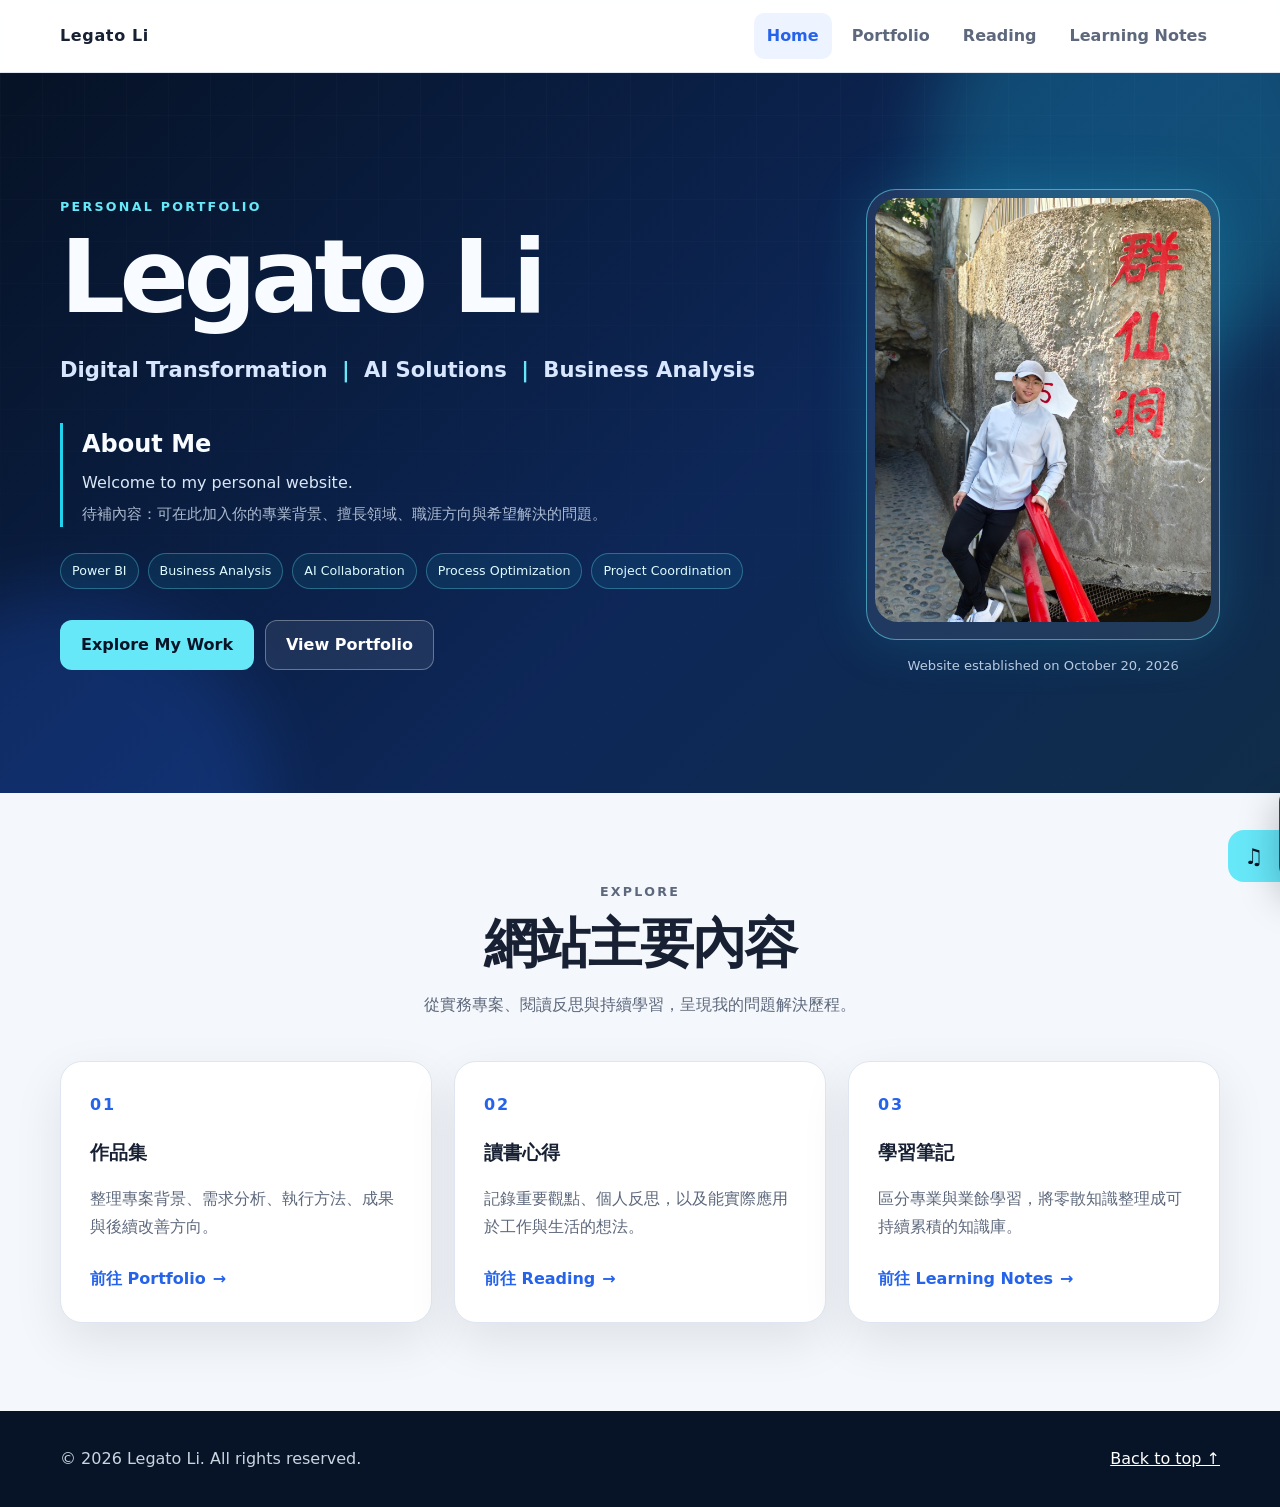
<file: index.html>
<!DOCTYPE html>

<html lang="zh-Hant">
<head>
    <meta charset="utf-8" />
    <meta content="width=device-width, initial-scale=1.0" name="viewport" />
    <meta content="Legato Li 個人 Portfolio，分享作品集、讀書心得與學習筆記。" name="description" />
    <title>Legato Li | Personal Portfolio</title>
    <link href="style.css" rel="stylesheet" />
    <script defer="" src="script.js"></script>
</head>
<body>
    <div aria-hidden="true" class="scroll-progress"></div>
    <a class="skip-link" href="#main-content">跳到主要內容</a>
    <header class="site-header">
        <div class="container nav-wrapper">
            <a aria-label="Legato Li 首頁" class="brand" href="index.html">Legato Li</a>
            <button aria-controls="primary-navigation" aria-expanded="false" aria-label="開啟導覽選單" class="menu-toggle" type="button"><span></span><span></span><span></span></button>
            <nav aria-label="主要導覽" class="main-nav" id="primary-navigation">
                <a aria-current="page" class="active" href="index.html">Home</a><a href="portfolio.html">Portfolio</a><a href="reading.html">Reading</a><a href="notes.html">Learning Notes</a>
            </nav>
        </div>
    </header>
    <main id="main-content">
        <section aria-labelledby="hero-title" class="hero">
            <div aria-hidden="true" class="hero-grid"></div><div aria-hidden="true" class="hero-glow glow-one"></div><div aria-hidden="true" class="hero-glow glow-two"></div>
            <div class="container hero-layout">
                <div class="hero-copy reveal">
                    <p class="eyebrow">Personal Portfolio</p>
                    <h1 id="hero-title">Legato Li</h1>
                    <p class="hero-role">Digital Transformation <span>|</span> AI Solutions <span>|</span> Business Analysis</p>
                    <div class="about-block"><h2>About Me</h2><p>Welcome to my personal website.</p><p class="placeholder-text">待補內容：可在此加入你的專業背景、擅長領域、職涯方向與希望解決的問題。</p></div>
                    <div aria-label="專業能力" class="skill-tags"><span>Power BI</span><span>Business Analysis</span><span>AI Collaboration</span><span>Process Optimization</span><span>Project Coordination</span></div>
                    <div class="hero-actions"><a class="button button-primary" href="#explore">Explore My Work</a><a class="button button-secondary" href="portfolio.html">View Portfolio</a></div>
                </div>
                <figure class="profile-visual reveal">
                    <div class="profile-frame"><img alt="Legato Li 個人照片" onerror="this.hidden=true; this.nextElementSibling.hidden=false;" src="assets/images/profile.jpg" /><div class="image-placeholder" hidden=""><span>PHOTO</span><small>請放入 assets/images/profile.jpg</small></div></div>
                    <figcaption>Website established on October 20, 2026</figcaption>
                </figure>
            </div>
        </section>
        <section aria-labelledby="explore-title" class="section" id="explore">
            <div class="container">
                <div class="section-heading reveal"><p class="eyebrow">Explore</p><h2 id="explore-title">網站主要內容</h2><p>從實務專案、閱讀反思與持續學習，呈現我的問題解決歷程。</p></div><div class="card-grid three-columns">
                    <article class="feature-card reveal"><div class="card-number">01</div><h3>作品集</h3><p>整理專案背景、需求分析、執行方法、成果與後續改善方向。</p><a class="text-link" href="portfolio.html">前往 Portfolio <span aria-hidden="true">→</span></a></article>
                    <article class="feature-card reveal"><div class="card-number">02</div><h3>讀書心得</h3><p>記錄重要觀點、個人反思，以及能實際應用於工作與生活的想法。</p><a class="text-link" href="reading.html">前往 Reading <span aria-hidden="true">→</span></a></article>
                    <article class="feature-card reveal"><div class="card-number">03</div><h3>學習筆記</h3><p>區分專業與業餘學習，將零散知識整理成可持續累積的知識庫。</p><a class="text-link" href="notes.html">前往 Learning Notes <span aria-hidden="true">→</span></a></article>
                </div>
            </div>
        </section>
    </main>
    <aside aria-label="背景音樂控制" class="music-dock"><button aria-expanded="false" aria-label="顯示音樂控制" class="music-peek" type="button">♫</button><div class="music-control"><audio autoplay="" id="background-music" loop="" preload="metadata"><source src="assets/audio/technology.mp3" type="audio/mpeg" />您的瀏覽器不支援音訊播放</audio><div class="music-buttons"><button aria-label="播放背景音樂" aria-pressed="false" class="music-button" id="music-toggle" type="button"><span class="music-icon">▶</span><span class="music-label">播放</span></button><button aria-label="關閉循環播放" aria-pressed="true" class="music-button music-button-secondary is-active" id="loop-toggle" type="button"><span>↻</span><span class="loop-label">循環中</span></button></div><label class="volume-control" for="volume-slider"><span>音量</span><input id="volume-slider" max="1" min="0" step="0.05" type="range" value="0.25" /></label><p aria-live="polite" class="music-status" id="music-status"></p></div></aside>
    <button aria-label="返回頁首" class="back-to-top" type="button">↑</button>
    <footer class="site-footer"><div class="container footer-content"><p>© <span class="current-year"></span> Legato Li. All rights reserved.</p><a href="#main-content">Back to top ↑</a></div></footer>
</body>
</html>
</file>
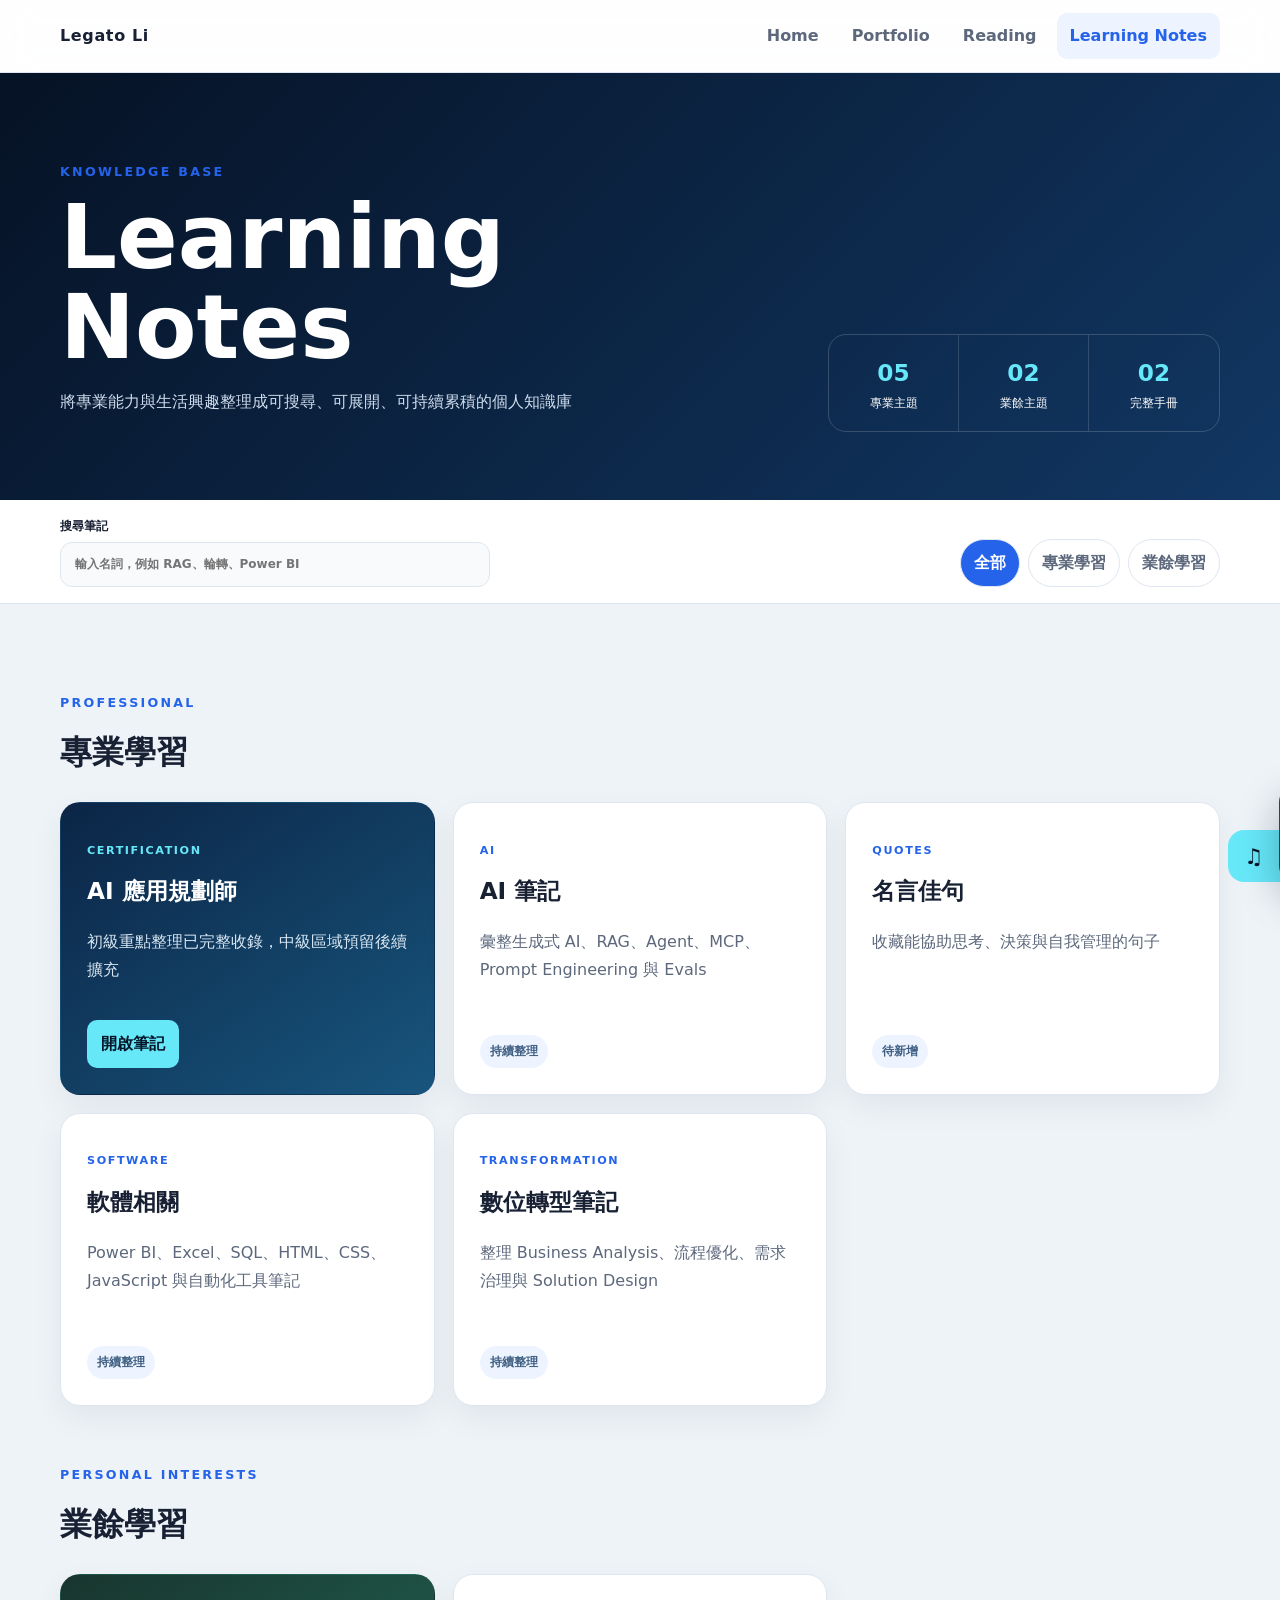
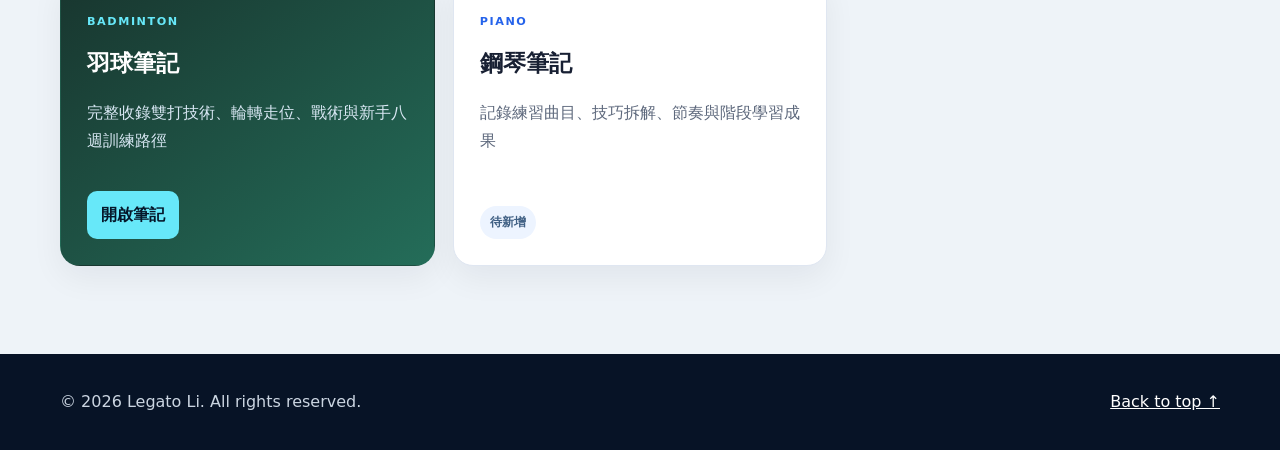
<file: notes.html>
<!DOCTYPE html>
<html lang="zh-Hant">
<head>
    <meta charset="UTF-8">
    <meta name="viewport" content="width=device-width, initial-scale=1">
    <meta name="description" content="Legato Li 的專業與業餘學習筆記">
    <title>Learning Notes | Legato Li</title>
    <link rel="stylesheet" href="style.css">
    <script src="script.js" defer></script>
</head>
<body class="notes-page">
    <div class="scroll-progress"></div><a class="skip-link" href="#main-content">跳到主要內容</a><header class="site-header"><div class="container nav-wrapper"><a class="brand" href="index.html">Legato Li</a><button class="menu-toggle" type="button" aria-label="開啟導覽選單" aria-controls="primary-navigation" aria-expanded="false"><span></span><span></span><span></span></button><nav id="primary-navigation" class="main-nav"><a href="index.html">Home</a><a href="portfolio.html">Portfolio</a><a href="reading.html">Reading</a><a class="active" href="notes.html">Learning Notes</a></nav></div></header><main id="main-content">
        <section class="notes-hero"><div class="container notes-hero-layout"><div><p class="eyebrow">Knowledge Base</p><h1>Learning Notes</h1><p>將專業能力與生活興趣整理成可搜尋、可展開、可持續累積的個人知識庫</p></div><div class="notes-stats"><div><b>05</b><span>專業主題</span></div><div><b>02</b><span>業餘主題</span></div><div><b>02</b><span>完整手冊</span></div></div></div></section><section class="notes-toolbar"><div class="container notes-toolbar-inner"><label class="note-search"><span>搜尋筆記</span><input id="note-search" type="search" placeholder="輸入名詞，例如 RAG、輪轉、Power BI"></label><div class="note-filters"><button class="note-filter active" data-note-filter="all" aria-pressed="true">全部</button><button class="note-filter" data-note-filter="professional" aria-pressed="false">專業學習</button><button class="note-filter" data-note-filter="personal" aria-pressed="false">業餘學習</button></div></div></section><section class="section notes-catalog">
            <div class="container">
                <section class="note-group" data-note-group="professional">
                    <div class="notes-section-heading"><p class="eyebrow">Professional</p><h2>專業學習</h2></div><div class="note-card-grid">
                        <article class="note-card has-content" data-note-category="professional" data-note-keywords="AI 應用規劃師 初級 中級 RAG Agent"><div><p class="note-card-tag">CERTIFICATION</p><h3>AI 應用規劃師</h3><p>初級重點整理已完整收錄，中級區域預留後續擴充</p></div><button class="note-open" data-note-target="ai-planner">開啟筆記</button></article>
                        <article class="note-card" data-note-category="professional" data-note-keywords="AI RAG Agent MCP Prompt"><div><p class="note-card-tag">AI</p><h3>AI 筆記</h3><p>彙整生成式 AI、RAG、Agent、MCP、Prompt Engineering 與 Evals</p></div><span class="note-status">持續整理</span></article>
                        <article class="note-card" data-note-category="professional" data-note-keywords="名言佳句"><div><p class="note-card-tag">QUOTES</p><h3>名言佳句</h3><p>收藏能協助思考、決策與自我管理的句子</p></div><span class="note-status">待新增</span></article>
                        <article class="note-card" data-note-category="professional" data-note-keywords="軟體 Power BI Excel SQL HTML CSS JavaScript"><div><p class="note-card-tag">SOFTWARE</p><h3>軟體相關</h3><p>Power BI、Excel、SQL、HTML、CSS、JavaScript 與自動化工具筆記</p></div><span class="note-status">持續整理</span></article>
                        <article class="note-card" data-note-category="professional" data-note-keywords="數位轉型 Business Analysis 流程"><div><p class="note-card-tag">TRANSFORMATION</p><h3>數位轉型筆記</h3><p>整理 Business Analysis、流程優化、需求治理與 Solution Design</p></div><span class="note-status">持續整理</span></article>
                    </div>
                </section>
                <section class="note-group" data-note-group="personal"><div class="notes-section-heading"><p class="eyebrow">Personal Interests</p><h2>業餘學習</h2></div><div class="note-card-grid"><article class="note-card has-content personal" data-note-category="personal" data-note-keywords="羽球 雙打 走位 輪轉"><div><p class="note-card-tag">BADMINTON</p><h3>羽球筆記</h3><p>完整收錄雙打技術、輪轉走位、戰術與新手八週訓練路徑</p></div><button class="note-open" data-note-target="badminton">開啟筆記</button></article><article class="note-card" data-note-category="personal" data-note-keywords="鋼琴 音樂"><div><p class="note-card-tag">PIANO</p><h3>鋼琴筆記</h3><p>記錄練習曲目、技巧拆解、節奏與階段學習成果</p></div><span class="note-status">待新增</span></article></div></section>
            </div>
        </section>
        <section id="ai-planner" class="note-reader" hidden>
            <div class="note-reader-shell">
                <header><div><p class="eyebrow">AI PLANNER</p><h2>AI 應用規劃師</h2><p>初級重點整理｜名詞、判斷規則與情境題</p></div><button class="note-close" type="button">關閉 ×</button></header><div class="reader-tabs"><button class="reader-tab active" data-level="junior">初級</button><button class="reader-tab" data-level="intermediate">中級</button></div><div class="reader-content junior-content">
                    <section class="note-section">
                        <h3>一、先了解這兩科在考什麼</h3>
                    </section>
                    <section class="note-section">
                        <h4>科目一：人工智慧基礎概論</h4>
                        <p>主要分成四大區塊：</p>
                        <p>人工智慧概念與 AI 治理</p>
                        <p>資料處理與分析</p>
                        <p>機器學習</p>
                        <p>鑑別式 AI 與生成式 AI</p>
                        <p>從歷屆題目來看，考試並不只考名詞定義，更多是給你一個企業情境，要求判斷：</p>
                        <p>該用哪一種學習方法</p>
                        <p>該用哪一種模型</p>
                        <p>該用哪個評估指標</p>
                        <p>問題發生在資料、模型、治理還是部署階段</p>
                        <p>哪個方案最符合隱私、公平性與可解釋性要求</p>
                    </section>
                    <section class="note-section">
                        <h4>科目二：生成式 AI 應用與規劃</h4>
                        <p>主要分成三大區塊：</p>
                        <p>No-Code／Low-Code</p>
                        <p>生成式 AI 工具、提示工程、RAG、AI Agent</p>
                        <p>AI 導入評估、成本效益與風險管理</p>
                        <p>近幾次考題已明顯增加：</p>
                        <p>RAG 與 Fine-tuning 的選擇</p>
                        <p>AI Agent、MCP、Tool Calling、Solution Graph</p>
                        <p>Prompt Injection、Guardrails</p>
                        <p>Model Routing、Thinking Budget</p>
                        <p>Vibe Coding、Agentic Coding</p>
                        <p>人在迴圈內與企業治理</p>
                        <p>因此，科目二不能只讀早期學習指引，必須搭配 115 年最新公告試題一起準備。</p>
                    </section>
                    <section class="note-section">
                        <h3>二、科目一重點整理</h3>
                    </section>
                    <section class="note-section">
                        <h4>1. AI 的基本分類</h4>
                    </section>
                    <section class="note-section">
                        <h5>依能力範圍分類</h5>
                        <div class="note-table-wrap">
                            <table class="note-table">
                                <tr>
                                    <th>類型</th>
                                    <th>核心概念</th>
                                    <th>常見題目線索</th>
                                </tr>
                                <tr>
                                    <td>弱人工智慧 Narrow AI</td>
                                    <td>只會處理特定任務</td>
                                    <td>客服、瑕疵檢測、流失預測、推薦系統</td>
                                </tr>
                                <tr>
                                    <td>通用人工智慧 AGI</td>
                                    <td>能跨領域達到接近人類的一般智慧</td>
                                    <td>題目多半作為錯誤選項</td>
                                </tr>
                                <tr>
                                    <td>超級人工智慧 ASI</td>
                                    <td>整體智慧全面超越人類</td>
                                    <td>目前仍屬概念或假設</td>
                                </tr>
                                <tr>
                                    <td>具身人工智慧 Embodied AI</td>
                                    <td>透過實體身體、感測器與環境互動</td>
                                    <td>機器人、自駕裝置</td>
                                </tr>
                            </table>
                        </div>
                    </section>
                    <section class="note-section">
                        <h5>考題搭配</h5>
                        <p>「自動生成貼文、門禁人臉辨識、客戶流失模型」雖然功能不同，但都只處理特定任務，所以都是弱人工智慧。</p>
                    </section>
                    <section class="note-section">
                        <h5>易錯點</h5>
                        <p>能自然對話，不等於具有 AGI。</p>
                        <p>通過圖靈測試，只能表示對話表現近似人類，不代表專業決策一定正確，也不代表具有可解釋性。</p>
                    </section>
                    <section class="note-section">
                        <h4>2. 四種機器學習方式</h4>
                        <p>這是科目一最重要、最常考的區塊。</p>
                        <div class="note-table-wrap">
                            <table class="note-table">
                                <tr>
                                    <th>學習方式</th>
                                    <th>有無標註</th>
                                    <th>核心線索</th>
                                    <th>典型應用</th>
                                </tr>
                                <tr>
                                    <td>監督式學習</td>
                                    <td>有</td>
                                    <td>已知正確答案、標籤</td>
                                    <td>分類、迴歸</td>
                                </tr>
                                <tr>
                                    <td>非監督式學習</td>
                                    <td>無</td>
                                    <td>自動找結構、分群</td>
                                    <td>客群分群、異常探索</td>
                                </tr>
                                <tr>
                                    <td>半監督式學習</td>
                                    <td>少量有、大量無</td>
                                    <td>標註資料不足</td>
                                    <td>醫療影像、瑕疵分類</td>
                                </tr>
                                <tr>
                                    <td>強化學習</td>
                                    <td>不靠固定標籤</td>
                                    <td>行動、環境、獎勵、試錯</td>
                                    <td>路線規劃、遊戲、自駕</td>
                                </tr>
                            </table>
                        </div>
                    </section>
                    <section class="note-section">
                        <h5>快速判斷口訣</h5>
                        <p>看到「已標註」：先想監督式學習。</p>
                        <p>看到「沒有標籤，要自動分群」：非監督式學習。</p>
                        <p>看到「少量標註＋大量未標註」：半監督式學習。</p>
                        <p>看到「獎勵、懲罰、環境互動、反覆試錯」：強化學習。</p>
                    </section>
                    <section class="note-section">
                        <h5>考題搭配 1</h5>
                        <p>工廠已將設備資料標為「正常」或「故障」，要預測新設備是否故障。</p>
                        <p>答案：監督式學習，因為已有明確標籤。</p>
                    </section>
                    <section class="note-section">
                        <h5>考題搭配 2</h5>
                        <p>客戶行為資料沒有客群標籤，希望自動分成不同消費族群。</p>
                        <p>答案：非監督式學習中的 Clustering。</p>
                    </section>
                    <section class="note-section">
                        <h5>考題搭配 3</h5>
                        <p>有 2,000 張已標註水果影像和 8,000 張未標註影像，希望降低標註成本。</p>
                        <p>答案：半監督式學習，先利用標註資料建立基礎，再利用未標註資料改善模型。</p>
                    </section>
                    <section class="note-section">
                        <h5>考題搭配 4</h5>
                        <p>AI 根據使用者點擊與購買結果，持續調整推薦策略。</p>
                        <p>答案：強化學習。其中「推薦已知熱門商品」是利用 Exploitation，「嘗試新商品」是探索 Exploration。</p>
                    </section>
                    <section class="note-section">
                        <h4>3. 分類、迴歸、分群與異常偵測</h4>
                        <div class="note-table-wrap">
                            <table class="note-table">
                                <tr>
                                    <th>任務</th>
                                    <th>輸出</th>
                                    <th>例子</th>
                                </tr>
                                <tr>
                                    <td>分類 Classification</td>
                                    <td>類別</td>
                                    <td>是否詐欺、是否流失</td>
                                </tr>
                                <tr>
                                    <td>迴歸 Regression</td>
                                    <td>連續數值</td>
                                    <td>房價、銷量、用電量</td>
                                </tr>
                                <tr>
                                    <td>分群 Clustering</td>
                                    <td>自動形成群組</td>
                                    <td>客群區隔</td>
                                </tr>
                                <tr>
                                    <td>異常偵測 Anomaly Detection</td>
                                    <td>找出偏離正常模式的資料</td>
                                    <td>設備異常、可疑交易</td>
                                </tr>
                            </table>
                        </div>
                    </section>
                    <section class="note-section">
                        <h5>判斷技巧</h5>
                        <p>「是否」通常是分類。</p>
                        <p>「多少」通常是迴歸。</p>
                        <p>「自動分成幾群」是分群。</p>
                        <p>「偏離正常模式」是異常偵測。</p>
                    </section>
                    <section class="note-section">
                        <h5>考題搭配</h5>
                        <p>預測明日大樓總用電量 kWh：</p>
                        <p>任務：迴歸</p>
                        <p>模型：XGBoost Regressor</p>
                        <p>指標：MAPE</p>
                        <p>預測下一季稻米產量：</p>
                        <p>學習方式：監督式學習</p>
                        <p>模型：線性迴歸</p>
                        <p>指標：MAE</p>
                    </section>
                    <section class="note-section">
                        <h4>4. 常見模型與使用場景</h4>
                        <div class="note-table-wrap">
                            <table class="note-table">
                                <tr>
                                    <th>模型</th>
                                    <th>核心用途</th>
                                    <th>考試關鍵字</th>
                                </tr>
                                <tr>
                                    <td>線性迴歸</td>
                                    <td>預測連續數值</td>
                                    <td>房價、銷量</td>
                                </tr>
                                <tr>
                                    <td>邏輯迴歸</td>
                                    <td>二元分類、輸出機率</td>
                                    <td>是否違約、是否罹病</td>
                                </tr>
                                <tr>
                                    <td>決策樹</td>
                                    <td>分類或迴歸、易解釋</td>
                                    <td>規則、樹狀判斷</td>
                                </tr>
                                <tr>
                                    <td>隨機森林</td>
                                    <td>多棵決策樹投票或平均</td>
                                    <td>穩定、降低單棵樹過擬合</td>
                                </tr>
                                <tr>
                                    <td>KNN</td>
                                    <td>依最近鄰居投票</td>
                                    <td>距離、K 個鄰居</td>
                                </tr>
                                <tr>
                                    <td>K-Means</td>
                                    <td>非監督式分群</td>
                                    <td>K 個群組</td>
                                </tr>
                                <tr>
                                    <td>SVM</td>
                                    <td>尋找最大間隔超平面</td>
                                    <td>高維、小樣本</td>
                                </tr>
                                <tr>
                                    <td>CNN</td>
                                    <td>影像局部特徵</td>
                                    <td>影像、刮痕、瑕疵</td>
                                </tr>
                                <tr>
                                    <td>RNN</td>
                                    <td>序列資料</td>
                                    <td>前一時點影響下一時點</td>
                                </tr>
                                <tr>
                                    <td>LSTM</td>
                                    <td>長期序列依賴</td>
                                    <td>長期記憶、改善梯度消失</td>
                                </tr>
                                <tr>
                                    <td>Autoencoder</td>
                                    <td>壓縮重建、異常偵測</td>
                                    <td>重建誤差、正常資料</td>
                                </tr>
                                <tr>
                                    <td>VAE</td>
                                    <td>學習資料分布並生成樣本</td>
                                    <td>潛在空間、編碼器與解碼器</td>
                                </tr>
                                <tr>
                                    <td>GAN</td>
                                    <td>生成器對抗鑑別器</td>
                                    <td>生成新影像、模式崩潰</td>
                                </tr>
                                <tr>
                                    <td>Diffusion</td>
                                    <td>從雜訊逐步去雜訊</td>
                                    <td>高品質圖片、影片生成</td>
                                </tr>
                                <tr>
                                    <td>Transformer</td>
                                    <td>自注意力、長距離文字關聯</td>
                                    <td>LLM、長篇文字</td>
                                </tr>
                            </table>
                        </div>
                    </section>
                    <section class="note-section">
                        <h5>必背配對</h5>
                        <p>影像瑕疵：CNN</p>
                        <p>時間序列：RNN／LSTM</p>
                        <p>長期依賴：LSTM</p>
                        <p>長篇文本：Transformer</p>
                        <p>少數異常且標籤不足：Autoencoder／VAE</p>
                        <p>高品質圖像生成：Diffusion</p>
                        <p>GAN 只產生少數相似結果：Mode Collapse</p>
                    </section>
                    <section class="note-section">
                        <h4>5. 資料型態</h4>
                        <div class="note-table-wrap">
                            <table class="note-table">
                                <tr>
                                    <th>資料型態</th>
                                    <th>特性</th>
                                    <th>例子</th>
                                </tr>
                                <tr>
                                    <td>結構化</td>
                                    <td>固定欄列與欄位</td>
                                    <td>SQL、MySQL、標準表格</td>
                                </tr>
                                <tr>
                                    <td>半結構化</td>
                                    <td>有標籤，但欄位可變</td>
                                    <td>JSON、XML</td>
                                </tr>
                                <tr>
                                    <td>非結構化</td>
                                    <td>無固定欄列</td>
                                    <td>圖片、影像、音訊、自由文字、掃描 PDF</td>
                                </tr>
                            </table>
                        </div>
                    </section>
                    <section class="note-section">
                        <h5>考題搭配</h5>
                        <p>智慧手環資料具有標籤，但不同裝置上傳的欄位不完全相同。</p>
                        <p>答案：半結構化資料。</p>
                    </section>
                    <section class="note-section">
                        <h5>易錯點</h5>
                        <p>CSV 在不同教材或情境中可能被視為結構化或半結構化。考試時應看題目描述：</p>
                        <p>強調固定欄列：偏結構化</p>
                        <p>強調有標記但格式彈性：偏半結構化</p>
                    </section>
                    <section class="note-section">
                        <h4>6. 資料清理與特徵工程</h4>
                    </section>
                    <section class="note-section">
                        <h5>遺漏值填補</h5>
                        <div class="note-table-wrap">
                            <table class="note-table">
                                <tr>
                                    <th>情況</th>
                                    <th>適合方法</th>
                                </tr>
                                <tr>
                                    <td>數值接近對稱分布</td>
                                    <td>平均數</td>
                                </tr>
                                <tr>
                                    <td>高度偏態、有離群值</td>
                                    <td>中位數</td>
                                </tr>
                                <tr>
                                    <td>類別型欄位</td>
                                    <td>眾數</td>
                                </tr>
                                <tr>
                                    <td>連續時間序列</td>
                                    <td>前後值插補、線性插補</td>
                                </tr>
                                <tr>
                                    <td>缺失比例過高且無法修復</td>
                                    <td>考慮刪除</td>
                                </tr>
                            </table>
                        </div>
                        <p>年收入呈高度右偏，且有 5% 遺漏值，最適合填補中位數，因為不容易受極端高收入影響。 [ | PDF]</p>
                    </section>
                    <section class="note-section">
                        <h5>正規化與標準化</h5>
                    </section>
                    <section class="note-section">
                        <h6>Min-Max Normalization</h6>
                        <p>通常將數值縮放到 0～1。</p>
                    </section>
                    <section class="note-section">
                        <h6>Z-Score Standardization</h6>
                        <p>將資料轉成相對於平均數的標準差距離。</p>
                        <p>例如平均消費 30,000、標準差 5,000，某會員消費 40,000：</p>
                        <p>代表高於平均數 2 個標準差。</p>
                    </section>
                    <section class="note-section">
                        <h5>重要陷阱</h5>
                        <p>Z-Score 不保證資料變成常態分布。</p>
                        <p>Z-Score 不會把數值限制在 0～1。</p>
                        <p>標準化的統計量只能使用訓練資料計算，再套用到測試資料，否則可能發生資料洩漏。</p>
                    </section>
                    <section class="note-section">
                        <h4>7. 資料洩漏 Data Leakage</h4>
                        <p>資料洩漏是指模型在訓練階段取得了實際預測時不可能知道的資訊，導致測試結果看起來很好，但上線後失效。</p>
                    </section>
                    <section class="note-section">
                        <h5>典型陷阱</h5>
                        <p>月底預測會員下個月是否流失，卻把「會員下個月是否仍有消費」放入特徵。</p>
                        <p>這是未來資料，預測當下不可能取得，因此屬於資料洩漏。正確特徵必須是預測當下已知的資料。</p>
                    </section>
                    <section class="note-section">
                        <h4>8. 統計觀念</h4>
                    </section>
                    <section class="note-section">
                        <h5>平均數、中位數、眾數</h5>
                        <p>平均數：容易受極端值影響。</p>
                        <p>中位數：較不受極端值影響。</p>
                        <p>眾數：出現次數最多，適合類別資料。</p>
                    </section>
                    <section class="note-section">
                        <h5>偏態判斷</h5>
                        <div class="note-table-wrap">
                            <table class="note-table">
                                <tr>
                                    <th>關係</th>
                                    <th>分布</th>
                                </tr>
                                <tr>
                                    <td>平均數 &gt; 中位數</td>
                                    <td>正偏、右偏</td>
                                </tr>
                                <tr>
                                    <td>平均數 &lt; 中位數</td>
                                    <td>負偏、左偏</td>
                                </tr>
                                <tr>
                                    <td>平均數 ≈ 中位數</td>
                                    <td>可能接近對稱</td>
                                </tr>
                            </table>
                        </div>
                        <p>考題中平均分數 72、中位數 85，表示少數極低分把平均數拉低，因此是負偏態／左偏。</p>
                    </section>
                    <section class="note-section">
                        <h5>圖表用途</h5>
                        <div class="note-table-wrap">
                            <table class="note-table">
                                <tr>
                                    <th>圖表</th>
                                    <th>用途</th>
                                </tr>
                                <tr>
                                    <td>直方圖</td>
                                    <td>單一連續變數的分布</td>
                                </tr>
                                <tr>
                                    <td>散佈圖</td>
                                    <td>兩個數值變數的關係</td>
                                </tr>
                                <tr>
                                    <td>折線圖</td>
                                    <td>隨時間變化的趨勢</td>
                                </tr>
                                <tr>
                                    <td>長條圖</td>
                                    <td>比較類別</td>
                                </tr>
                                <tr>
                                    <td>箱型圖</td>
                                    <td>中位數、四分位距、離群值</td>
                                </tr>
                                <tr>
                                    <td>熱圖</td>
                                    <td>相關性或矩陣資料</td>
                                </tr>
                            </table>
                        </div>
                    </section>
                    <section class="note-section">
                        <h4>9. 分類模型評估指標</h4>
                        <p>先記住混淆矩陣的四個元素：</p>
                        <p>TP：實際有，預測有</p>
                        <p>FP：實際無，預測有</p>
                        <p>FN：實際有，預測無</p>
                        <p>TN：實際無，預測無</p>
                    </section>
                    <section class="note-section">
                        <h5>Precision</h5>
                        <p>預測為正類的人中，有多少是真的。</p>
                        <p>適合：不希望誤抓。</p>
                    </section>
                    <section class="note-section">
                        <h5>Recall</h5>
                        <p>實際正類中，有多少被找出來。</p>
                        <p>適合：不希望漏掉。</p>
                    </section>
                    <section class="note-section">
                        <h5>F1-score</h5>
                        <p>Precision 與 Recall 的綜合平衡。</p>
                    </section>
                    <section class="note-section">
                        <h5>考題搭配</h5>
                        <p>癌症篩檢，重視不要漏診：Recall。</p>
                        <p>瑕疵品比例很低，不能只看 Accuracy：F1-score。</p>
                        <p>詐欺案件比例極少：Precision、Recall、F1 通常比 Accuracy 更有價值。</p>
                    </section>
                    <section class="note-section">
                        <h4>10. AI 治理與可解釋性</h4>
                    </section>
                    <section class="note-section">
                        <h5>AI 治理常考原則</h5>
                        <p>公平性</p>
                        <p>透明性</p>
                        <p>可解釋性</p>
                        <p>隱私與資料安全</p>
                        <p>問責性</p>
                        <p>人類監督</p>
                        <p>可申訴與人工複核</p>
                    </section>
                    <section class="note-section">
                        <h5>高風險決策題目的基本判斷</h5>
                        <p>如果 AI 決策會重大影響：</p>
                        <p>核貸</p>
                        <p>理賠</p>
                        <p>醫療</p>
                        <p>補助資格</p>
                        <p>招募</p>
                        <p>公共政策</p>
                        <p>通常應優先考慮：</p>
                        <p>人在迴圈內</p>
                        <p>公平性檢測</p>
                        <p>可解釋機制</p>
                        <p>申訴與人工複核</p>
                        <p>決策紀錄與稽核</p>
                    </section>
                    <section class="note-section">
                        <h5>常見 XAI 工具</h5>
                        <div class="note-table-wrap">
                            <table class="note-table">
                                <tr>
                                    <th>工具</th>
                                    <th>用途</th>
                                </tr>
                                <tr>
                                    <td>LIME</td>
                                    <td>解釋單一案例附近的模型行為</td>
                                </tr>
                                <tr>
                                    <td>SHAP</td>
                                    <td>分配各特徵對單一預測的正負貢獻</td>
                                </tr>
                                <tr>
                                    <td>Saliency Map</td>
                                    <td>標示影像或文字中影響預測的重要區域</td>
                                </tr>
                                <tr>
                                    <td>PDP</td>
                                    <td>觀察某特徵對模型輸出的整體趨勢</td>
                                </tr>
                                <tr>
                                    <td>Counterfactual Explanation</td>
                                    <td>改變哪些條件可能改變結果</td>
                                </tr>
                                <tr>
                                    <td>Permutation Importance</td>
                                    <td>打亂特徵後，觀察效能下降多少</td>
                                </tr>
                            </table>
                        </div>
                    </section>
                    <section class="note-section">
                        <h5>快速記憶</h5>
                        <p>LIME：附近模擬</p>
                        <p>SHAP：貢獻分配</p>
                        <p>Saliency：熱點區域</p>
                        <p>PDP：全體趨勢</p>
                        <p>Counterfactual：如果改變什麼，結果會不同</p>
                        <p>Permutation：打亂後掉多少分</p>
                    </section>
                    <section class="note-section">
                        <h4>11. 資料隱私技術</h4>
                        <div class="note-table-wrap">
                            <table class="note-table">
                                <tr>
                                    <th>技術</th>
                                    <th>核心概念</th>
                                </tr>
                                <tr>
                                    <td>去識別化</td>
                                    <td>移除或轉換可識別資訊</td>
                                </tr>
                                <tr>
                                    <td>假名化</td>
                                    <td>用代碼替代身分，但可能保留對照關係</td>
                                </tr>
                                <tr>
                                    <td>k-匿名</td>
                                    <td>每人至少與其他 k-1 人不可區分</td>
                                </tr>
                                <tr>
                                    <td>差分隱私</td>
                                    <td>在統計結果加入雜訊</td>
                                </tr>
                                <tr>
                                    <td>聯邦學習</td>
                                    <td>資料留在本地，只交換模型更新</td>
                                </tr>
                                <tr>
                                    <td>同態加密</td>
                                    <td>資料保持加密狀態仍可計算</td>
                                </tr>
                                <tr>
                                    <td>傳輸加密</td>
                                    <td>保護資料傳輸，防止竊聽或竄改</td>
                                </tr>
                            </table>
                        </div>
                    </section>
                    <section class="note-section">
                        <h5>常考情境對照</h5>
                        <p>多次統計查詢，怕推回個人：差分隱私。</p>
                        <p>多家醫院不能集中原始資料：聯邦學習。</p>
                        <p>加密狀態還能計算：同態加密。</p>
                        <p>避免郵遞區號、性別交叉識別：k-匿名。</p>
                        <p>各機構本地訓練，只分享參數：聯邦學習。</p>
                    </section>
                    <section class="note-section">
                        <h3>三、科目二重點整理</h3>
                    </section>
                    <section class="note-section">
                        <h4>1. No-Code、Low-Code、AutoML</h4>
                        <div class="note-table-wrap">
                            <table class="note-table">
                                <tr>
                                    <th>類型</th>
                                    <th>使用方式</th>
                                    <th>適合對象</th>
                                </tr>
                                <tr>
                                    <td>No-Code</td>
                                    <td>圖形化、拖拉、幾乎不用程式碼</td>
                                    <td>非技術使用者</td>
                                </tr>
                                <tr>
                                    <td>Low-Code</td>
                                    <td>圖形化＋少量程式碼</td>
                                    <td>具基礎技術能力者</td>
                                </tr>
                                <tr>
                                    <td>AutoML</td>
                                    <td>自動進行特徵處理、模型選擇、調參</td>
                                    <td>缺乏 ML 專家的團隊</td>
                                </tr>
                                <tr>
                                    <td>Pro-Code</td>
                                    <td>傳統完整程式開發</td>
                                    <td>高度客製、效能要求高</td>
                                </tr>
                            </table>
                        </div>
                    </section>
                    <section class="note-section">
                        <h5>優勢</h5>
                        <p>快速開發</p>
                        <p>降低技術門檻</p>
                        <p>提升業務與 IT 協作</p>
                        <p>縮短上市時間</p>
                        <p>快速驗證 PoC 或 MVP</p>
                    </section>
                    <section class="note-section">
                        <h5>限制</h5>
                        <p>客製化能力有限</p>
                        <p>供應商鎖定 Vendor Lock-in</p>
                        <p>可能不支援外部自訂模型</p>
                        <p>極低延遲或高吞吐量情境受限</p>
                        <p>治理不足時容易產生重複應用與資料定義不一致</p>
                    </section>
                    <section class="note-section">
                        <h5>考題原則</h5>
                        <p>題目若出現「完全取代 IT」、「不需維護」、「自動符合所有法規」、「任何舊系統都能直接整合」，通常都是過度絕對化的錯誤敘述。</p>
                    </section>
                    <section class="note-section">
                        <h4>2. 工作流程元件</h4>
                        <div class="note-table-wrap">
                            <table class="note-table">
                                <tr>
                                    <th>元件</th>
                                    <th>功能</th>
                                </tr>
                                <tr>
                                    <td>Router／Branch</td>
                                    <td>依條件分流</td>
                                </tr>
                                <tr>
                                    <td>Filter</td>
                                    <td>只讓符合條件的資料通過</td>
                                </tr>
                                <tr>
                                    <td>Iterator</td>
                                    <td>逐筆處理清單中的資料</td>
                                </tr>
                                <tr>
                                    <td>Aggregator</td>
                                    <td>等多個結果完成後合併</td>
                                </tr>
                                <tr>
                                    <td>Formatter</td>
                                    <td>轉換資料格式</td>
                                </tr>
                                <tr>
                                    <td>Webhook</td>
                                    <td>事件發生時主動通知</td>
                                </tr>
                                <tr>
                                    <td>API</td>
                                    <td>系統間主動請求資料或功能</td>
                                </tr>
                            </table>
                        </div>
                    </section>
                    <section class="note-section">
                        <h5>考題搭配</h5>
                        <p>同時向倉儲和物流商查詢，再把兩個結果合併成一個回覆：</p>
                        <p>答案：Aggregator。</p>
                        <p>退款意圖且金額大於 10,000 元才通知主管：</p>
                        <p>答案：Router／Branching。</p>
                    </section>
                    <section class="note-section">
                        <h4>3. 提示工程</h4>
                        <div class="note-table-wrap">
                            <table class="note-table">
                                <tr>
                                    <th>技術</th>
                                    <th>核心概念</th>
                                </tr>
                                <tr>
                                    <td>Zero-shot</td>
                                    <td>不提供範例</td>
                                </tr>
                                <tr>
                                    <td>Few-shot</td>
                                    <td>提供少量範例</td>
                                </tr>
                                <tr>
                                    <td>Role／Context Prompting</td>
                                    <td>設定角色、情境、背景</td>
                                </tr>
                                <tr>
                                    <td>Chain-of-Thought</td>
                                    <td>要求逐步推理</td>
                                </tr>
                                <tr>
                                    <td>Tree-of-Thought</td>
                                    <td>探索多條推理路徑</td>
                                </tr>
                                <tr>
                                    <td>Graph Prompting</td>
                                    <td>表達多個條件與非線性關係</td>
                                </tr>
                                <tr>
                                    <td>Prompt Chaining</td>
                                    <td>將任務拆成多個提示步驟</td>
                                </tr>
                                <tr>
                                    <td>Self-consistency</td>
                                    <td>多次推理後選擇較一致答案</td>
                                </tr>
                            </table>
                        </div>
                    </section>
                    <section class="note-section">
                        <h5>常考判斷</h5>
                        <p>「提供三個過去範例」：Few-shot。</p>
                        <p>「逐步分析後再結論」：Chain-of-Thought。</p>
                        <p>「比較多個方案路徑」：Tree-of-Thought。</p>
                        <p>「庫存、物流、價格彼此交互影響」：Graph Prompting。</p>
                        <p>「訂單解析 → 異常分類 → 補償方案」：Prompt Chaining。</p>
                        <p>「扮演具有 15 年經驗的客服」：角色或情境設定提示。</p>
                    </section>
                    <section class="note-section">
                        <h5>最新考題的重要提醒</h5>
                        <p>單一 Prompt 塞入太多：</p>
                        <p>角色</p>
                        <p>格式</p>
                        <p>語氣</p>
                        <p>安全要求</p>
                        <p>多步驟流程</p>
                        <p>可能因指令層級過多或彼此競爭而降低遵循一致性。此時應：</p>
                        <p>拆成提示鏈</p>
                        <p>區分必要條件與偏好條件</p>
                        <p>為中間輸出設定格式</p>
                        <p>加上驗證與 Guardrails</p>
                    </section>
                    <section class="note-section">
                        <h4>4. Temperature 與生成參數</h4>
                    </section>
                    <section class="note-section">
                        <h5>Temperature</h5>
                        <p>低溫度：輸出穩定、保守、一致。</p>
                        <p>高溫度：輸出多樣、具創意、隨機性高。</p>
                    </section>
                    <section class="note-section">
                        <h5>使用情境</h5>
                        <p>法規、客服標準答案：低溫度。</p>
                        <p>廣告文案、創意發想：較高溫度。</p>
                    </section>
                    <section class="note-section">
                        <h5>重要陷阱</h5>
                        <p>Temperature 只能調整生成的隨機性，不能：</p>
                        <p>更新知識</p>
                        <p>修正錯誤文件</p>
                        <p>解決資料偏見</p>
                        <p>增加上下文長度</p>
                        <p>保證答案正確</p>
                        <p>同樣提示詞每次文案幾乎一樣，要增加多樣性，應調高 Temperature。</p>
                    </section>
                    <section class="note-section">
                        <h4>5. RAG、Fine-tuning、Prompt Engineering</h4>
                        <p>這是兩科共同的超高頻考點。</p>
                        <div class="note-table-wrap">
                            <table class="note-table">
                                <tr>
                                    <th>需求</th>
                                    <th>優先技術</th>
                                </tr>
                                <tr>
                                    <td>最新知識、法規、內部文件</td>
                                    <td>RAG</td>
                                </tr>
                                <tr>
                                    <td>引用來源、可追溯</td>
                                    <td>RAG</td>
                                </tr>
                                <tr>
                                    <td>固定語氣、格式、行為模式</td>
                                    <td>Fine-tuning</td>
                                </tr>
                                <tr>
                                    <td>快速、低成本調整單次任務</td>
                                    <td>Prompt Engineering</td>
                                </tr>
                                <tr>
                                    <td>少量資料、低 GPU 資源</td>
                                    <td>LoRA 等 PEFT</td>
                                </tr>
                                <tr>
                                    <td>同時要最新知識與固定語氣</td>
                                    <td>RAG＋Prompt 或 Fine-tuning</td>
                                </tr>
                            </table>
                        </div>
                    </section>
                    <section class="note-section">
                        <h5>核心判斷</h5>
                    </section>
                    <section class="note-section">
                        <h6>選 RAG 的情況</h6>
                        <p>知識經常更新</p>
                        <p>需要引用來源</p>
                        <p>不想重新訓練</p>
                        <p>查詢企業內部知識</p>
                        <p>查法規、保單條款、最新商品資訊</p>
                    </section>
                    <section class="note-section">
                        <h6>選 Fine-tuning 的情況</h6>
                        <p>需要固定行為</p>
                        <p>需要一致的語氣和格式</p>
                        <p>要處理大量重複任務</p>
                        <p>已有大量經審核的高品質範例</p>
                    </section>
                    <section class="note-section">
                        <h5>考題搭配</h5>
                        <p>每日更新的股價與財報：RAG。</p>
                        <p>固定的合規格式與專業口吻：Fine-tuning 或 Prompt Engineering。</p>
                        <p>最新促銷資訊＋品牌語氣：RAG 提供最新資訊，Prompt 控制風格。</p>
                    </section>
                    <section class="note-section">
                        <h4>6. RAG 架構與元件</h4>
                        <p>基本流程：</p>
                        <p>文件蒐集</p>
                        <p>文件清理</p>
                        <p>Chunking 切分</p>
                        <p>Embedding 向量化</p>
                        <p>存入向量資料庫</p>
                        <p>依使用者問題檢索</p>
                        <p>Reranking 重排序</p>
                        <p>提供給 LLM</p>
                        <p>生成答案與來源</p>
                    </section>
                    <section class="note-section">
                        <h5>元件對照</h5>
                        <div class="note-table-wrap">
                            <table class="note-table">
                                <tr>
                                    <th>元件</th>
                                    <th>作用</th>
                                </tr>
                                <tr>
                                    <td>Chunking</td>
                                    <td>將文件切成適合檢索的片段</td>
                                </tr>
                                <tr>
                                    <td>Embedding</td>
                                    <td>將文字轉成語意向量</td>
                                </tr>
                                <tr>
                                    <td>Vector Database</td>
                                    <td>儲存向量並進行語意搜尋</td>
                                </tr>
                                <tr>
                                    <td>Query Expansion</td>
                                    <td>擴充同義詞與相關詞</td>
                                </tr>
                                <tr>
                                    <td>Reranker</td>
                                    <td>重排已檢索到的結果</td>
                                </tr>
                                <tr>
                                    <td>Semantic Cache</td>
                                    <td>快取語意相似查詢</td>
                                </tr>
                                <tr>
                                    <td>Incremental Index</td>
                                    <td>只更新異動文件，不必全部重建</td>
                                </tr>
                            </table>
                        </div>
                    </section>
                    <section class="note-section">
                        <h5>考題搭配</h5>
                        <p>文件已經成功被找出，但只排第 8 名，系統只提供前 3 名給 LLM。</p>
                        <p>答案：應使用 Reranker，因為問題不是「找不到」，而是「排序不夠前面」。</p>
                    </section>
                    <section class="note-section">
                        <h4>7. AI Agent</h4>
                        <p>一般生成式 AI 工具主要是「收到輸入，生成輸出」。</p>
                        <p>AI Agent 則能：</p>
                        <p>理解目標</p>
                        <p>規劃任務</p>
                        <p>選擇工具</p>
                        <p>執行動作</p>
                        <p>觀察結果</p>
                        <p>動態調整策略</p>
                        <p>持續執行直到完成目標</p>
                    </section>
                    <section class="note-section">
                        <h5>Agent 與傳統自動化差異</h5>
                        <div class="note-table-wrap">
                            <table class="note-table">
                                <tr>
                                    <th>傳統自動化</th>
                                    <th>AI Agent</th>
                                </tr>
                                <tr>
                                    <td>固定規則</td>
                                    <td>動態規劃</td>
                                </tr>
                                <tr>
                                    <td>固定步驟</td>
                                    <td>可依執行結果調整</td>
                                </tr>
                                <tr>
                                    <td>事前定義所有分支</td>
                                    <td>可判斷下一步</td>
                                </tr>
                                <tr>
                                    <td>創新與彈性較低</td>
                                    <td>可推理並調用工具</td>
                                </tr>
                            </table>
                        </div>
                    </section>
                    <section class="note-section">
                        <h5>ReAct</h5>
                        <p>Reasoning and Acting，讓 Agent：</p>
                        <p>思考</p>
                        <p>採取行動</p>
                        <p>觀察工具結果</p>
                        <p>再思考</p>
                        <p>決定下一步</p>
                        <p>適合「資訊不足，需要動態改變查詢方向」的任務。</p>
                    </section>
                    <section class="note-section">
                        <h4>8. MCP、RAG 與 Skill</h4>
                        <div class="note-table-wrap">
                            <table class="note-table">
                                <tr>
                                    <th>技術</th>
                                    <th>核心定位</th>
                                </tr>
                                <tr>
                                    <td>RAG</td>
                                    <td>補充外部知識</td>
                                </tr>
                                <tr>
                                    <td>MCP</td>
                                    <td>標準化連接外部工具與資料來源</td>
                                </tr>
                                <tr>
                                    <td>Tool Calling</td>
                                    <td>讓模型呼叫函數或 API</td>
                                </tr>
                                <tr>
                                    <td>Skill</td>
                                    <td>封裝可重複使用的 AI 能力</td>
                                </tr>
                                <tr>
                                    <td>A2A</td>
                                    <td>Agent 之間的溝通與協作</td>
                                </tr>
                            </table>
                        </div>
                    </section>
                    <section class="note-section">
                        <h5>一句話記憶</h5>
                        <p>RAG：去查什麼知識</p>
                        <p>MCP：如何標準化連接工具</p>
                        <p>Tool Calling：實際呼叫功能</p>
                        <p>Skill：把能力封裝起來重複使用</p>
                        <p>A2A：代理彼此合作</p>
                    </section>
                    <section class="note-section">
                        <h5>考題搭配</h5>
                        <p>保險 AI Agent 要查保單資料庫，又要執行理賠文件核對：</p>
                        <p>MCP：提供統一的外部資料與工具存取。</p>
                        <p>Skill：封裝文件核對的語意理解與專業判斷能力。</p>
                    </section>
                    <section class="note-section">
                        <h4>9. Solution Graph 與 Knowledge Graph</h4>
                        <div class="note-table-wrap">
                            <table class="note-table">
                                <tr>
                                    <th>類型</th>
                                    <th>用途</th>
                                </tr>
                                <tr>
                                    <td>Solution Graph</td>
                                    <td>描述本次任務的步驟、依賴與決策路徑</td>
                                </tr>
                                <tr>
                                    <td>Knowledge Graph</td>
                                    <td>長期保存實體、概念與關係知識</td>
                                </tr>
                            </table>
                        </div>
                        <p>Solution Graph 不會：</p>
                        <p>取代 LLM</p>
                        <p>保證自動修正所有錯誤</p>
                        <p>完全消除幻覺</p>
                        <p>預先寫死所有推理結果</p>
                        <p>它的作用是讓任務結構化、分階段執行與驗證。</p>
                    </section>
                    <section class="note-section">
                        <h4>10. 生成式 AI 風險與防護</h4>
                    </section>
                    <section class="note-section">
                        <h5>常見風險</h5>
                        <div class="note-table-wrap">
                            <table class="note-table">
                                <tr>
                                    <th>風險</th>
                                    <th>說明</th>
                                </tr>
                                <tr>
                                    <td>Hallucination</td>
                                    <td>生成看似合理但錯誤的內容</td>
                                </tr>
                                <tr>
                                    <td>Prompt Injection</td>
                                    <td>以指令覆蓋系統原始限制</td>
                                </tr>
                                <tr>
                                    <td>Indirect Prompt Injection</td>
                                    <td>把惡意指令藏在文件、網頁或履歷中</td>
                                </tr>
                                <tr>
                                    <td>Jailbreak</td>
                                    <td>透過多輪誘導繞過限制</td>
                                </tr>
                                <tr>
                                    <td>Prompt Leakage</td>
                                    <td>套出系統提示內容</td>
                                </tr>
                                <tr>
                                    <td>Data Leakage</td>
                                    <td>敏感資料或未來資訊洩漏</td>
                                </tr>
                                <tr>
                                    <td>Bias</td>
                                    <td>對不同群體產生不公平結果</td>
                                </tr>
                                <tr>
                                    <td>Data Poisoning</td>
                                    <td>惡意或錯誤資料污染訓練流程</td>
                                </tr>
                                <tr>
                                    <td>Model Memorization</td>
                                    <td>模型記住並重新輸出敏感資料</td>
                                </tr>
                            </table>
                        </div>
                    </section>
                    <section class="note-section">
                        <h5>Guardrails 應包含</h5>
                        <p>輸入驗證</p>
                        <p>系統提示保護</p>
                        <p>輸出內容檢查</p>
                        <p>敏感資訊遮罩</p>
                        <p>最小權限</p>
                        <p>人工複核</p>
                        <p>操作日誌</p>
                        <p>異常監控</p>
                        <p>高風險案件轉人工</p>
                        <p>僅靠關鍵字黑名單或一個 System Prompt 通常不足，較完整的答案通常是「多層防禦」。</p>
                    </section>
                    <section class="note-section">
                        <h4>11. AI 導入流程</h4>
                        <p>建議掌握以下順序：</p>
                        <p>明確定義業務問題</p>
                        <p>設定目標與 KPI</p>
                        <p>評估資料、人才、技術與基礎設施</p>
                        <p>評估方案與供應商</p>
                        <p>確定優先順序</p>
                        <p>進行 PoC</p>
                        <p>驗證品質、效能、安全與整合</p>
                        <p>小規模試點</p>
                        <p>教育訓練與正式部署</p>
                        <p>持續監控、更新與改善</p>
                    </section>
                    <section class="note-section">
                        <h5>考試判斷原則</h5>
                        <p>第一步通常不是：</p>
                        <p>買軟體</p>
                        <p>買 GPU</p>
                        <p>先訓練模型</p>
                        <p>先大規模部署</p>
                        <p>而是定義問題、目標與成功標準。</p>
                    </section>
                    <section class="note-section">
                        <h4>12. PoC、MVP 與正式部署</h4>
                        <div class="note-table-wrap">
                            <table class="note-table">
                                <tr>
                                    <th>階段</th>
                                    <th>目的</th>
                                </tr>
                                <tr>
                                    <td>PoC</td>
                                    <td>驗證技術是否可行</td>
                                </tr>
                                <tr>
                                    <td>MVP</td>
                                    <td>以最少功能驗證實際價值</td>
                                </tr>
                                <tr>
                                    <td>Pilot</td>
                                    <td>小規模真實環境測試</td>
                                </tr>
                                <tr>
                                    <td>Production</td>
                                    <td>正式部署與持續維運</td>
                                </tr>
                            </table>
                        </div>
                        <p>PoC 重點：</p>
                        <p>回答品質</p>
                        <p>業務需求匹配</p>
                        <p>系統整合可行性</p>
                        <p>技術限制</p>
                        <p>初步風險</p>
                        <p>完整的長期治理制度通常不是 PoC 最主要的工作，而是後續正式導入的重要項目。</p>
                    </section>
                    <section class="note-section">
                        <h4>13. TCO、ROI 與 Token Economics</h4>
                    </section>
                    <section class="note-section">
                        <h5>TCO</h5>
                        <p>總體擁有成本不只包含 API 費用，還包括：</p>
                        <p>模型與軟體</p>
                        <p>雲端或硬體</p>
                        <p>儲存</p>
                        <p>系統整合</p>
                        <p>資料整理</p>
                        <p>人力</p>
                        <p>教育訓練</p>
                        <p>維護</p>
                        <p>資安與法遵</p>
                        <p>模型監控與更新</p>
                        <p>供應商轉換成本</p>
                    </section>
                    <section class="note-section">
                        <h5>ROI</h5>
                    </section>
                    <section class="note-section">
                        <h5>回收期</h5>
                    </section>
                    <section class="note-section">
                        <h5>Token Economics</h5>
                        <p>主要考量：</p>
                        <p>輸入 Token</p>
                        <p>輸出 Token</p>
                        <p>每 Token 單價</p>
                        <p>呼叫次數</p>
                        <p>Prompt 長度</p>
                        <p>檢索內容長度</p>
                        <p>Thinking Token</p>
                        <p>快取與批次處理策略</p>
                    </section>
                    <section class="note-section">
                        <h3>四、歷屆考題反覆出現的高頻主題</h3>
                        <p>依你提供的 4 梯次、共 8 份公告試題整理，建議優先順序如下：</p>
                    </section>
                    <section class="note-section">
                        <h4>第一級：一定要熟</h4>
                        <p>監督式、非監督式、半監督式、強化學習</p>
                        <p>分類、迴歸、分群、異常偵測</p>
                        <p>Precision、Recall、F1、MSE、MAE</p>
                        <p>CNN、RNN、LSTM、Transformer</p>
                        <p>RAG 與 Fine-tuning</p>
                        <p>No-Code、Low-Code、AutoML</p>
                        <p>AI 治理、公平性、隱私、人工複核</p>
                        <p>Prompt Injection 與 Guardrails</p>
                        <p>AI Agent、MCP、Tool Calling</p>
                        <p>資料洩漏、資料漂移、概念漂移</p>
                    </section>
                    <section class="note-section">
                        <h4>第二級：容易成為鑑別題</h4>
                        <p>LIME、SHAP、Saliency Map、PDP</p>
                        <p>k-匿名、差分隱私、聯邦學習、同態加密</p>
                        <p>Zero-shot、Few-shot、CoT、ToT、Graph Prompting</p>
                        <p>GAN、VAE、Diffusion</p>
                        <p>Temperature 與 Context Window</p>
                        <p>Solution Graph 與 Knowledge Graph</p>
                        <p>Batch Inference 與 Real-time Inference</p>
                        <p>TCO、ROI、Token Economics</p>
                        <p>Vibe Coding 與 Agentic Coding</p>
                        <p>Model Routing 與 Thinking Budget</p>
                    </section>
                    <section class="note-section">
                        <h4>第三級：理解即可</h4>
                        <p>Flash Attention</p>
                        <p>MoE</p>
                        <p>Knowledge Distillation</p>
                        <p>Quantization</p>
                        <p>Pruning</p>
                        <p>LoRA／PEFT</p>
                        <p>GRPO／RFT／RLHF</p>
                        <p>CLIP</p>
                        <p>Titans Memory</p>
                        <p>AutoSkill</p>
                    </section>
                    <section class="note-section">
                        <h3>五、最常見的錯誤選項特徵</h3>
                        <p>看到以下字眼要提高警覺：</p>
                        <p>完全取代</p>
                        <p>一定正確</p>
                        <p>保證不會產生幻覺</p>
                        <p>不需要人工審核</p>
                        <p>不須考慮法規</p>
                        <p>不需要維護</p>
                        <p>所有舊系統都能直接串接</p>
                        <p>資料公開就可以任意使用</p>
                        <p>模型越大一定越好</p>
                        <p>參數越多推論越快</p>
                        <p>溫度降低就能修正知識錯誤</p>
                        <p>RAG 可以保證答案正確</p>
                        <p>有引用來源就代表一定正確</p>
                        <p>考試的正確答案通常比較平衡，會同時考慮：</p>
                        <p>技術可行性</p>
                        <p>資料品質</p>
                        <p>人工監督</p>
                        <p>成本效益</p>
                        <p>資安與法遵</p>
                        <p>系統整合</p>
                        <p>持續維護</p>
                    </section>
                    <section class="note-section">
                        <h3>六、給你的建議讀書順序</h3>
                        <p>你有 Power BI、SQL、Excel、Power Automate 與 AI 應用經驗，因此「資料處理、流程自動化、Low-Code、AI 導入規劃」應該會比較容易。需要額外加強的是模型原理、評估指標、隱私技術與新型 Agent 架構。</p>
                    </section>
                    <section class="note-section">
                        <h4>第一階段：先建立基礎架構</h4>
                        <p>建議依序讀：</p>
                        <p>四種機器學習</p>
                        <p>分類／迴歸／分群／異常偵測</p>
                        <p>常見模型用途</p>
                        <p>資料處理與評估指標</p>
                        <p>RAG／Fine-tuning／Prompt Engineering</p>
                        <p>AI Agent／MCP／Tool Calling</p>
                        <p>AI 治理與風險</p>
                    </section>
                    <section class="note-section">
                        <h4>第二階段：依主題做歷屆題</h4>
                        <p>不要一開始就整份從第 1 題寫到第 50 題，而是：</p>
                        <p>先做所有「機器學習類型」題目</p>
                        <p>再做所有「評估指標」題目</p>
                        <p>再做所有「RAG／Fine-tuning」題目</p>
                        <p>再做所有「AI Agent／MCP」題目</p>
                        <p>最後才進行完整模擬測驗</p>
                    </section>
                    <section class="note-section">
                        <h4>第三階段：建立錯題簿</h4>
                        <p>每題至少記錄：</p>
                        <p>題目關鍵字</p>
                        <p>我的答案</p>
                        <p>正確答案</p>
                        <p>錯誤原因</p>
                        <p>核心判斷規則</p>
                        <p>易混淆選項</p>
                        <p>再複習日期</p>
                    </section>
                    <section class="note-section">
                        <h3>七、入門自我測驗</h3>
                        <p>先不要看答案，試著完成以下 10 題。</p>
                    </section>
                    <section class="note-section">
                        <h4>題目</h4>
                        <p>已標示「正常／故障」的設備資料，適合哪種學習方式？</p>
                        <p>無客群標籤，希望自動把會員分成數個群體，適合哪種方法？</p>
                        <p>預測房屋成交價格，屬於分類還是迴歸？</p>
                        <p>癌症篩檢最怕漏掉病人，應優先關注 Precision 還是 Recall？</p>
                        <p>影像刮痕辨識通常優先使用 CNN 還是 RNN？</p>
                        <p>法規每天更新，而且回答要能引用來源，適合 RAG 還是 Fine-tuning？</p>
                        <p>提供三個標準回答範例，要求模型照相同方式回答，屬於哪種提示方法？</p>
                        <p>文件已被檢索到，但排名太後面沒有提供給 LLM，應使用 Query Expansion 還是 Reranker？</p>
                        <p>各醫院資料不能離開本地，但希望共同訓練模型，適合哪種技術？</p>
                        <p>攻擊指令藏在上傳的履歷或外部網頁中，屬於直接還是間接 Prompt Injection？</p>
                    </section>
                    <section class="note-section">
                        <h4>答案</h4>
                        <p>監督式學習</p>
                        <p>非監督式學習中的分群</p>
                        <p>迴歸</p>
                        <p>Recall</p>
                        <p>CNN</p>
                        <p>RAG</p>
                        <p>Few-shot Prompting</p>
                        <p>Reranker</p>
                        <p>聯邦學習</p>
                        <p>間接 Prompt Injection</p>
                    </section>
                    <section class="note-section">
                        <h3>八、你現階段最適合的準備策略</h3>
                        <p>你現在還沒看過教材，先不要追求把兩本指引全部背完。建議採用：</p>
                        <p>觀念 40%＋題目 50%＋錯題整理 10%</p>
                        <p>核心原則是：</p>
                        <p>先知道每個技術「解決什麼問題」。</p>
                        <p>再學會從情境關鍵字判斷答案。</p>
                        <p>最後處理容易混淆的細節。</p>
                        <p>每做錯一題，整理成一句可重複使用的判斷規則。</p>
                        <p>例如：</p>
                        <p>
                            需要即時更新知識且不重新訓練，優先 RAG。
                            需要穩定改變語氣、格式或行為模式，考慮 Fine-tuning。
                            正類不能漏掉，優先 Recall。
                            已找到文件但排名太後，使用 Reranker。
                            高風險決策，保留 Human-in-the-loop。
                        </p>
                        <p>這樣會比逐頁背誦有效很多，也比較符合目前公告試題偏重情境判斷的出題方式。</p>
                    </section>
                </div><div class="reader-content intermediate-content" hidden><div class="empty-note"><h3>中級筆記</h3><p>目前尚未提供中級內容</p></div></div>
            </div>
        </section>
        <section id="badminton" class="note-reader" hidden>
            <div class="note-reader-shell">
                <header><div><p class="eyebrow">BADMINTON DOUBLES</p><h2>羽球雙打完整技術與走位手冊</h2><p>發接發｜輪轉走位｜全場球路｜假動作｜戰術與訓練</p></div><button class="note-close" type="button">關閉 ×</button></header><div class="reader-content">
                    <p>羽球雙打國手級完整技術與走位手冊</p>
                    <p>發接發｜輪轉走位｜全場球路｜假動作｜戰術與訓練</p>
                    <p>使用說明：本手冊採「情境 → 擊球 → 擊球後走位 → 搭檔補位」編排，並新增新手完整訓練系統，涵蓋握拍、發球、接發、平抽、高遠、網前、吊球、殺球、輪轉及八週進階路徑。</p>
                    <section class="note-section">
                        <h3>一、雙打比賽的核心系統</h3>
                        <div class="note-table-wrap">
                            <table class="note-table">
                                <tr>
                                    <th>核心</th>
                                    <th>執行標準</th>
                                    <th>常見錯誤</th>
                                </tr>
                                <tr>
                                    <td>搶下壓</td>
                                    <td>能撲不放，能推不挑；平球壓低擊球點。</td>
                                    <td>無壓力挑高。</td>
                                </tr>
                                <tr>
                                    <td>前三拍</td>
                                    <td>發球有落點、接發搶高點、第三拍預判。</td>
                                    <td>發完站著。</td>
                                </tr>
                                <tr>
                                    <td>隊形</td>
                                    <td>下壓前後、起高左右、平球斜前斜後。</td>
                                    <td>固定各守半場。</td>
                                </tr>
                                <tr>
                                    <td>連續進攻</td>
                                    <td>重殺、點殺、殺中、吊球混用。</td>
                                    <td>每球全力殺。</td>
                                </tr>
                                <tr>
                                    <td>中間責任</td>
                                    <td>正手、喊聲優先；前位管高球，後位管過頭。</td>
                                    <td>兩人都搶或都讓。</td>
                                </tr>
                            </table>
                        </div>
                    </section>
                    <section class="note-section">
                        <h3>二、雙打走位與輪轉完整系統</h3>
                        <div class="note-table-wrap">
                            <table class="note-table">
                                <tr>
                                    <th>情境</th>
                                    <th>自己走位</th>
                                    <th>搭檔補位</th>
                                </tr>
                                <tr>
                                    <td>短發後</td>
                                    <td>發球者舉拍壓前，封回放及直線推。</td>
                                    <td>後方偏中，抓推球與挑球。</td>
                                </tr>
                                <tr>
                                    <td>偷後場後</td>
                                    <td>發球者立即退至一側轉防守。</td>
                                    <td>橫移另一側形成左右。</td>
                                </tr>
                                <tr>
                                    <td>接發放網</td>
                                    <td>接發者留前封網。</td>
                                    <td>居中偏後準備進攻。</td>
                                </tr>
                                <tr>
                                    <td>接發推球</td>
                                    <td>接發者順勢前壓。</td>
                                    <td>補中後場。</td>
                                </tr>
                                <tr>
                                    <td>我方殺吊</td>
                                    <td>前位封網，後位持續下壓。</td>
                                    <td>依直線、斜線同步側移。</td>
                                </tr>
                                <tr>
                                    <td>我方挑高</td>
                                    <td>立即左右分開。</td>
                                    <td>直線者略前，斜線者略後。</td>
                                </tr>
                                <tr>
                                    <td>擋網成功</td>
                                    <td>擋球者跟進網前。</td>
                                    <td>另一人轉後形成進攻。</td>
                                </tr>
                                <tr>
                                    <td>搭檔被拉出場</td>
                                    <td>擊球者回內側。</td>
                                    <td>另一人先補中再補邊。</td>
                                </tr>
                                <tr>
                                    <td>前位被挑過頭</td>
                                    <td>前位退後處理。</td>
                                    <td>原後位向前封網。</td>
                                </tr>
                            </table>
                        </div>
                        <p>先補中間再補邊線；來不及完成標準輪轉時，先形成不重疊且無大洞的隊形。</p>
                        <p>前場者不回頭看搭檔；擊球者回拍、回重心、回戰術位置。</p>
                        <p>輪轉時不從搭檔揮拍側前方穿越，並用「我、你、換、守、壓」提早溝通。</p>
                    </section>
                    <section class="note-section">
                        <h3>三、前場與中前場球路細節</h3>
                        <div class="note-table-wrap">
                            <table class="note-table">
                                <tr>
                                    <th>球路</th>
                                    <th>技術細節</th>
                                    <th>走位</th>
                                </tr>
                                <tr>
                                    <td>撲球</td>
                                    <td>高於網帶時短促向前下壓，手指瞬間收緊。</td>
                                    <td>前腳煞車，拍回胸前，繼續封網。</td>
                                </tr>
                                <tr>
                                    <td>抹球／抹撲</td>
                                    <td>球略高於網帶，以拍面橫向擦帶，抹撲再加小幅下壓。</td>
                                    <td>留前；被帶出邊線時搭檔收中。</td>
                                </tr>
                                <tr>
                                    <td>直線放網</td>
                                    <td>拍面托送、控制貼網下墜。</td>
                                    <td>留前抓回放。</td>
                                </tr>
                                <tr>
                                    <td>搓球</td>
                                    <td>收搓或展搓使球旋轉；動作小、接觸薄。</td>
                                    <td>拍留前，避免站死。</td>
                                </tr>
                                <tr>
                                    <td>勾對角</td>
                                    <td>準備似直線放，最後以手指改拍面送斜線。</td>
                                    <td>向中路回收，防直線反推。</td>
                                </tr>
                                <tr>
                                    <td>推球</td>
                                    <td>高點短動作推直線、中路或身體。</td>
                                    <td>推完前壓，搭檔補後。</td>
                                </tr>
                                <tr>
                                    <td>提拉米蘇</td>
                                    <td>以提拉準備製造短暫延遲，再變線推、放或勾；非正式名詞。</td>
                                    <td>出球後前壓，搭檔補中後。</td>
                                </tr>
                            </table>
                        </div>
                    </section>
                    <section class="note-section">
                        <h3>四、中場平抽擋、接殺與過渡</h3>
                        <div class="note-table-wrap">
                            <table class="note-table">
                                <tr>
                                    <th>技術</th>
                                    <th>細節</th>
                                    <th>銜接</th>
                                </tr>
                                <tr>
                                    <td>正反手平抽</td>
                                    <td>擊球點在身前，前臂旋轉＋手指發力，動作短。</td>
                                    <td>抽完快回拍，壓住才前進。</td>
                                </tr>
                                <tr>
                                    <td>擋直線網前</td>
                                    <td>借力卸力，使球剛過網。</td>
                                    <td>擋球者跟前，搭檔補後。</td>
                                </tr>
                                <tr>
                                    <td>擋斜線</td>
                                    <td>較晚觸球，以拍面角度變線。</td>
                                    <td>搭檔收中防直線。</td>
                                </tr>
                                <tr>
                                    <td>反抽中路</td>
                                    <td>腰部以上短促加速，打兩人交界。</td>
                                    <td>整體向前壓。</td>
                                </tr>
                                <tr>
                                    <td>防守挑球</td>
                                    <td>低點由下向前上送深。</td>
                                    <td>立刻形成左右防守。</td>
                                </tr>
                            </table>
                        </div>
                    </section>
                    <section class="note-section">
                        <h3>五、後場球路與攻擊細節</h3>
                        <div class="note-table-wrap">
                            <table class="note-table">
                                <tr>
                                    <th>球路</th>
                                    <th>技術與用途</th>
                                    <th>前場配合</th>
                                </tr>
                                <tr>
                                    <td>重殺</td>
                                    <td>高點完整加速，攻半場球與明顯空檔。</td>
                                    <td>封直線及中路。</td>
                                </tr>
                                <tr>
                                    <td>點殺</td>
                                    <td>縮短揮拍、角度陡、恢復快，攻身體或中路。</td>
                                    <td>向前抓浮球。</td>
                                </tr>
                                <tr>
                                    <td>殺直線／中路</td>
                                    <td>直線球程短；中路製造搶讓。</td>
                                    <td>依殺球側略偏移。</td>
                                </tr>
                                <tr>
                                    <td>殺斜線</td>
                                    <td>高擊球點且平衡良好時用作變化。</td>
                                    <td>向開放區調整。</td>
                                </tr>
                                <tr>
                                    <td>劈殺</td>
                                    <td>殺球外觀、較薄切帶，使球較慢但陡。</td>
                                    <td>準備反方向回球。</td>
                                </tr>
                                <tr>
                                    <td>直線吊球</td>
                                    <td>與高遠／殺球相同準備，觸球減速下墜。</td>
                                    <td>可觸發直線跟進輪轉。</td>
                                </tr>
                                <tr>
                                    <td>對角切球</td>
                                    <td>上手完整準備，最後改拍面切向對角。</td>
                                    <td>守開放直線與中路。</td>
                                </tr>
                                <tr>
                                    <td>高遠／平高</td>
                                    <td>高遠用於解圍；平高快速越過前場。</td>
                                    <td>起高立刻轉防守。</td>
                                </tr>
                            </table>
                        </div>
                    </section>
                    <section class="note-section">
                        <h3>六、發球、接發與前三拍</h3>
                        <div class="note-table-wrap">
                            <table class="note-table">
                                <tr>
                                    <th>項目</th>
                                    <th>執行重點</th>
                                </tr>
                                <tr>
                                    <td>短發</td>
                                    <td>反手短動作、低過網、落近前發球線；中線可壓縮角度。</td>
                                </tr>
                                <tr>
                                    <td>偷後場／平快發</td>
                                    <td>準備與短發一致；出手後立刻轉防守。</td>
                                </tr>
                                <tr>
                                    <td>接短發</td>
                                    <td>能撲則撲；高點推中、推直或放網；低點才挑。</td>
                                </tr>
                                <tr>
                                    <td>接偷後場</td>
                                    <td>保持中性重心，到位下壓，不到位平高或吊球。</td>
                                </tr>
                                <tr>
                                    <td>第三拍</td>
                                    <td>回放由發球者抓；推球由後方搭檔迎前；挑球轉前後進攻。</td>
                                </tr>
                            </table>
                        </div>
                    </section>
                    <section class="note-section">
                        <h3>七、實戰戰術組合與路線設計</h3>
                        <div class="note-table-wrap">
                            <table class="note-table">
                                <tr>
                                    <th>組合</th>
                                    <th>流程</th>
                                    <th>目的</th>
                                </tr>
                                <tr>
                                    <td>短發中線＋封直線</td>
                                    <td>發中線→發球者封前→搭檔截中後場</td>
                                    <td>建立第三拍。</td>
                                </tr>
                                <tr>
                                    <td>推中路＋前壓</td>
                                    <td>接發推交界→接發者跟前→搭檔補後</td>
                                    <td>製造搶讓。</td>
                                </tr>
                                <tr>
                                    <td>殺直線＋前封</td>
                                    <td>後場連殺直線→前場封回擋</td>
                                    <td>連續進攻。</td>
                                </tr>
                                <tr>
                                    <td>重殺＋對角切</td>
                                    <td>先直線重殺鎖重心→相同準備切對角</td>
                                    <td>方向欺騙。</td>
                                </tr>
                                <tr>
                                    <td>擋直線＋轉攻</td>
                                    <td>接殺擋網→擋球者跟前→搭檔留後</td>
                                    <td>守轉攻。</td>
                                </tr>
                            </table>
                        </div>
                    </section>
                    <section class="note-section">
                        <h3>八、搭檔溝通、中間球與安全</h3>
                        <p>喊聲固定且提早：我、你、出、前、後、換、守、壓。</p>
                        <p>中間球採正手優先、喊聲優先、前位管高球、後位管過頭球。</p>
                        <p>失誤後快速重置，不以搶球補償；前場不回頭，避免撞拍或被搭檔擊中。</p>
                    </section>
                    <section class="note-section">
                        <h3>九、常見錯誤與立即修正</h3>
                        <div class="note-table-wrap">
                            <table class="note-table">
                                <tr>
                                    <th>錯誤</th>
                                    <th>修正口令</th>
                                </tr>
                                <tr>
                                    <td>發完站著</td>
                                    <td>球出、拍到、腳動。</td>
                                </tr>
                                <tr>
                                    <td>接發只挑</td>
                                    <td>高點推放、低點才挑。</td>
                                </tr>
                                <tr>
                                    <td>各守半場</td>
                                    <td>下壓前後、起高左右。</td>
                                </tr>
                                <tr>
                                    <td>每球全力殺</td>
                                    <td>七成連殺、重殺收尾。</td>
                                </tr>
                                <tr>
                                    <td>被動打斜線</td>
                                    <td>被動直線、主動變線。</td>
                                </tr>
                                <tr>
                                    <td>防守貼底線</td>
                                    <td>站中後場、迎前接球。</td>
                                </tr>
                                <tr>
                                    <td>假動作太早</td>
                                    <td>準備一致、最後才變。</td>
                                </tr>
                            </table>
                        </div>
                    </section>
                    <section class="note-section">
                        <h3>十、專項訓練菜單</h3>
                        <div class="note-table-wrap">
                            <table class="note-table">
                                <tr>
                                    <th>訓練</th>
                                    <th>做法</th>
                                    <th>品質指標</th>
                                </tr>
                                <tr>
                                    <td>短發＋第三拍</td>
                                    <td>隨機回放、推、挑，發球方完成第三拍。</td>
                                    <td>發完立即移動。</td>
                                </tr>
                                <tr>
                                    <td>接發四選一</td>
                                    <td>放網、推直、推中、挑深。</td>
                                    <td>依接觸高度決策。</td>
                                </tr>
                                <tr>
                                    <td>抹撲多球</td>
                                    <td>手拋球由高至低、定點至左右。</td>
                                    <td>短動作、不觸網。</td>
                                </tr>
                                <tr>
                                    <td>殺吊切組合</td>
                                    <td>直線殺、點殺中、對角切隨機。</td>
                                    <td>每拍可回位。</td>
                                </tr>
                                <tr>
                                    <td>防守轉攻</td>
                                    <td>接殺後反抽或擋網跟前。</td>
                                    <td>兩拍內形成前後。</td>
                                </tr>
                                <tr>
                                    <td>輪轉半場</td>
                                    <td>殺直線跟進、前位退後，再隨機。</td>
                                    <td>不碰撞、不留中洞。</td>
                                </tr>
                            </table>
                        </div>
                    </section>
                    <section class="note-section">
                        <h3>十一、新手完整訓練系統</h3>
                    </section>
                    <section class="note-section">
                        <h4>11.1 新手訓練原則</h4>
                        <p>先穩定再加速：先能以正確握拍、擊球點與拍面完成連續回球，再增加力量、速度及變化。</p>
                        <p>由近到遠、由定點到移動：先半場與定點餵球，再加入一步、兩步及全場移動。</p>
                        <p>由單一技術到組合：每種技術先單練，再接「擊球後回位」與下一拍，不只練一拍。</p>
                        <p>以成功率控制難度：若連續失誤，縮短距離、降低速度或改用手拋餵球；穩定後再升級。</p>
                        <p>每次練習都包含準備姿勢、分腿墊步、回拍與回位，避免只顧擊球不顧腳步。</p>
                        <p>先學可實戰的基本球：短發、接發推放、平抽、挑球、吊球、殺球及基本輪轉，再加入高階假動作。</p>
                    </section>
                    <section class="note-section">
                        <h4>11.2 每次練習的標準結構</h4>
                        <div class="note-table-wrap">
                            <table class="note-table">
                                <tr>
                                    <th>階段</th>
                                    <th>內容</th>
                                    <th>執行方式</th>
                                </tr>
                                <tr>
                                    <td>暖身與啟動</td>
                                    <td>關節活動、低強度移動、肩胛與手腕啟動</td>
                                    <td>由慢到快；先跑動、側移、弓箭步，再做空拍揮拍。</td>
                                </tr>
                                <tr>
                                    <td>手感建立</td>
                                    <td>顛球、對牆輕抽、近網控制</td>
                                    <td>重點是放鬆握拍、拍面穩定與擊球點在身前。</td>
                                </tr>
                                <tr>
                                    <td>主題技術</td>
                                    <td>當日選1至2項，例如發球＋平抽</td>
                                    <td>先定點分解，再連續多球，最後加入落點與情境。</td>
                                </tr>
                                <tr>
                                    <td>組合與走位</td>
                                    <td>技術＋回位＋下一拍</td>
                                    <td>例如短發→第三拍；殺球→上網；擋網→前壓。</td>
                                </tr>
                                <tr>
                                    <td>條件對抗</td>
                                    <td>限制球路或得分條件</td>
                                    <td>把練習轉為判斷，例如接發不得無壓力挑高。</td>
                                </tr>
                                <tr>
                                    <td>收操紀錄</td>
                                    <td>低強度回球、伸展、記錄成果</td>
                                    <td>記錄穩定落點、最常見失誤及下次修正口令。</td>
                                </tr>
                            </table>
                        </div>
                    </section>
                    <section class="note-section">
                        <h4>11.3 握拍、球感與準備姿勢</h4>
                        <div class="note-table-wrap">
                            <table class="note-table">
                                <tr>
                                    <th>訓練</th>
                                    <th>怎麼練</th>
                                    <th>進階方式</th>
                                    <th>檢核</th>
                                </tr>
                                <tr>
                                    <td>正反手換握</td>
                                    <td>拍頭朝上，以手指在V字握與拇指握間快速切換</td>
                                    <td>加入教練口令、閉眼感受及揮拍後換握</td>
                                    <td>手掌不握死；換拍面時拍頭不掉。</td>
                                </tr>
                                <tr>
                                    <td>正反面顛球</td>
                                    <td>先低高度連續顛球，再正反面交替</td>
                                    <td>邊走邊顛、改變高度與方向</td>
                                    <td>球落點保持在身體前方。</td>
                                </tr>
                                <tr>
                                    <td>接球緩衝</td>
                                    <td>搭檔手拋球，用拍面承接並卸力</td>
                                    <td>由正手、反手到左右移動</td>
                                    <td>拍面穩定，不用手臂硬頂。</td>
                                </tr>
                                <tr>
                                    <td>準備＋啟動</td>
                                    <td>準備姿勢後依口令向六點方向跨一步並回位</td>
                                    <td>加入分腿墊步及持拍迎球</td>
                                    <td>重心在前腳掌，第一步不交叉打結。</td>
                                </tr>
                            </table>
                        </div>
                    </section>
                    <section class="note-section">
                        <h4>11.4 發球完整訓練</h4>
                        <div class="note-table-wrap">
                            <table class="note-table">
                                <tr>
                                    <th>階段</th>
                                    <th>怎麼練</th>
                                    <th>組數／目標</th>
                                    <th>常見錯誤與修正</th>
                                </tr>
                                <tr>
                                    <td>動作定型</td>
                                    <td>無網近距離反手發球，固定持球、拍面與手指發力</td>
                                    <td>每區連續發；先求動作一致</td>
                                    <td>大揮拍→縮短引拍；握太緊→出手前放鬆。</td>
                                </tr>
                                <tr>
                                    <td>過網高度</td>
                                    <td>在網帶上方設視覺目標，練球貼網通過</td>
                                    <td>以低過網且不掛網為成功</td>
                                    <td>只求低而下網→拍面略開、向前送。</td>
                                </tr>
                                <tr>
                                    <td>落點控制</td>
                                    <td>在中線、身體、外側放置三個目標區</td>
                                    <td>每區記錄命中率，不追求一次完美</td>
                                    <td>只盯目標→先固定動作，再微調拍面。</td>
                                </tr>
                                <tr>
                                    <td>短長一致</td>
                                    <td>短發與偷後場使用相同準備，搭檔猜球路</td>
                                    <td>讓接發者觸球前不易判斷</td>
                                    <td>偷後場提前加大動作→最後一刻手指加速。</td>
                                </tr>
                                <tr>
                                    <td>發球後第三拍</td>
                                    <td>發球後立刻舉拍；搭檔隨機回放、推、挑</td>
                                    <td>每球都必須完成第三拍與站位</td>
                                    <td>發完看球→口令「球出、拍到、腳動」。</td>
                                </tr>
                            </table>
                        </div>
                    </section>
                    <section class="note-section">
                        <h4>11.5 接發球訓練</h4>
                        <div class="note-table-wrap">
                            <table class="note-table">
                                <tr>
                                    <th>訓練</th>
                                    <th>怎麼練</th>
                                    <th>升級方式</th>
                                    <th>重點</th>
                                </tr>
                                <tr>
                                    <td>高點接短發</td>
                                    <td>餵固定短發，接發者只練搶高點與短動作</td>
                                    <td>加入中線、外側及身體三落點</td>
                                    <td>拍頭高、擊球點在身前。</td>
                                </tr>
                                <tr>
                                    <td>推／放二選一</td>
                                    <td>同一準備動作，隨機推中路或放網</td>
                                    <td>增加推直線、勾對角</td>
                                    <td>觸球前不洩露方向。</td>
                                </tr>
                                <tr>
                                    <td>接偷後場</td>
                                    <td>發球者隨機短發或偷後場，接發者保持中性重心</td>
                                    <td>到位下壓；不到位打平高或吊球</td>
                                    <td>不把全部重心壓在前腳。</td>
                                </tr>
                                <tr>
                                    <td>接發後跟進</td>
                                    <td>接發後立即向前封網，搭檔補後</td>
                                    <td>加入對手第三拍反擊</td>
                                    <td>不是打完站著看。</td>
                                </tr>
                            </table>
                        </div>
                    </section>
                    <section class="note-section">
                        <h4>11.6 平球、平抽擋訓練</h4>
                        <div class="note-table-wrap">
                            <table class="note-table">
                                <tr>
                                    <th>階段</th>
                                    <th>怎麼練</th>
                                    <th>距離與節奏</th>
                                    <th>檢核</th>
                                </tr>
                                <tr>
                                    <td>對牆平抽</td>
                                    <td>站近牆以正手、反手短動作連續抽球</td>
                                    <td>先慢而連續，再加快；保持安全距離</td>
                                    <td>擊球在身前，拍頭快速回中。</td>
                                </tr>
                                <tr>
                                    <td>半場對抽</td>
                                    <td>兩人隔網站中場，只打腰肩高度平球</td>
                                    <td>先直線，再加入中路與身體</td>
                                    <td>不用大揮拍；握拍擊球瞬間收緊。</td>
                                </tr>
                                <tr>
                                    <td>正反手隨機</td>
                                    <td>餵球者隨機打左右與身體，練習換握</td>
                                    <td>速度由慢至快，範圍由窄至寬</td>
                                    <td>身體球優先用反手面處理。</td>
                                </tr>
                                <tr>
                                    <td>平抽＋前壓</td>
                                    <td>一方抽出壓制球後向前一步，另一人補後</td>
                                    <td>加入攔截與推撲</td>
                                    <td>壓住對手才前進，不盲目前衝。</td>
                                </tr>
                                <tr>
                                    <td>平抽條件賽</td>
                                    <td>限定不能挑球；打中路或身體才得分</td>
                                    <td>短回合、高品質、充分休息</td>
                                    <td>保持拍頭高度與雙打站位。</td>
                                </tr>
                            </table>
                        </div>
                    </section>
                    <section class="note-section">
                        <h4>11.7 高遠球、挑球與後場到位</h4>
                        <div class="note-table-wrap">
                            <table class="note-table">
                                <tr>
                                    <th>技術</th>
                                    <th>怎麼練</th>
                                    <th>進階方式</th>
                                    <th>修正口令</th>
                                </tr>
                                <tr>
                                    <td>高遠球</td>
                                    <td>先半場定點上手擊球，練側身、引拍與高擊球點</td>
                                    <td>由半場拉到底線，再加入後退步法</td>
                                    <td>側身到位、高點向前送。</td>
                                </tr>
                                <tr>
                                    <td>網前挑球</td>
                                    <td>搭檔手拋網前球，正反手由下向前上方送深</td>
                                    <td>加入跨步、回位與直斜線</td>
                                    <td>手指帶動，不只甩手腕。</td>
                                </tr>
                                <tr>
                                    <td>被動後場</td>
                                    <td>從中場啟動退到後角，先空拍再餵球</td>
                                    <td>加入頭頂區與正手後場隨機</td>
                                    <td>先到球後，不邊倒邊打。</td>
                                </tr>
                                <tr>
                                    <td>高遠＋防守站位</td>
                                    <td>打出高遠／挑球後兩人立即左右分開</td>
                                    <td>加入對方殺吊回擊</td>
                                    <td>球一起高，馬上轉守。</td>
                                </tr>
                            </table>
                        </div>
                    </section>
                    <section class="note-section">
                        <h4>11.8 吊球、切球與網前球訓練</h4>
                        <div class="note-table-wrap">
                            <table class="note-table">
                                <tr>
                                    <th>技術</th>
                                    <th>怎麼練</th>
                                    <th>進階方式</th>
                                    <th>品質標準</th>
                                </tr>
                                <tr>
                                    <td>直線吊球</td>
                                    <td>從中後場以高遠球相同準備，減速或切帶至網前</td>
                                    <td>高遠與吊球隨機，讓對手判斷</td>
                                    <td>準備一致、球過網後下墜。</td>
                                </tr>
                                <tr>
                                    <td>對角切球</td>
                                    <td>先在舒適擊球點定點切對角，再加入後場移動</td>
                                    <td>與直線殺／吊混合</td>
                                    <td>不到位不強切；切完能回位。</td>
                                </tr>
                                <tr>
                                    <td>直線放網</td>
                                    <td>手拋球至網前，以托送控制過網</td>
                                    <td>加入跨步、回位與回放對抗</td>
                                    <td>球貼網、拍頭留前。</td>
                                </tr>
                                <tr>
                                    <td>勾對角</td>
                                    <td>先直線放網定型，再以同樣準備改拍面勾斜線</td>
                                    <td>直線與斜線隨機</td>
                                    <td>高點才變線，低點先求穩。</td>
                                </tr>
                                <tr>
                                    <td>抹球／抹撲</td>
                                    <td>由手拋略高網球開始，短促橫抹；穩定後加入小幅下壓</td>
                                    <td>左右隨機＋下一拍封網</td>
                                    <td>動作短、不觸網、擊球後平衡。</td>
                                </tr>
                            </table>
                        </div>
                    </section>
                    <section class="note-section">
                        <h4>11.9 殺球完整訓練</h4>
                        <div class="note-table-wrap">
                            <table class="note-table">
                                <tr>
                                    <th>階段</th>
                                    <th>怎麼練</th>
                                    <th>升級方式</th>
                                    <th>安全與修正</th>
                                </tr>
                                <tr>
                                    <td>空揮分解</td>
                                    <td>練側身、引拍、肘部帶拍、前臂旋轉與收拍</td>
                                    <td>加入一步蹬轉及落地回位</td>
                                    <td>不以肩膀硬掄；全程保持平衡。</td>
                                </tr>
                                <tr>
                                    <td>半場定點殺</td>
                                    <td>餵舒適高球，先以五至七成力量打向中路</td>
                                    <td>穩定後增加直線、身體與角度</td>
                                    <td>先高點下壓，再追求速度。</td>
                                </tr>
                                <tr>
                                    <td>點殺</td>
                                    <td>縮短揮拍，打身體或中路，完成後快速回拍</td>
                                    <td>點殺與重殺交替</td>
                                    <td>強調陡度與下一拍，不求最大力量。</td>
                                </tr>
                                <tr>
                                    <td>殺球＋封網</td>
                                    <td>一人後場殺直線，搭檔前場封回擋</td>
                                    <td>加入殺中路、吊球及輪轉</td>
                                    <td>前場者不回頭；後場者殺完回位。</td>
                                </tr>
                                <tr>
                                    <td>移動殺球</td>
                                    <td>從中場啟動至兩後角，先到位再殺</td>
                                    <td>隨機餵球＋連續兩至三拍</td>
                                    <td>失衡時改點殺或吊球，不硬重殺。</td>
                                </tr>
                                <tr>
                                    <td>跳殺</td>
                                    <td>具備穩定到位、核心與落地控制後才練</td>
                                    <td>先小跳，再提高；落地後接下一拍</td>
                                    <td>避免疲勞下反覆大跳；膝踝不適立即停止。</td>
                                </tr>
                            </table>
                        </div>
                    </section>
                    <section class="note-section">
                        <h4>11.10 雙打走位與輪轉的新手練法</h4>
                        <div class="note-table-wrap">
                            <table class="note-table">
                                <tr>
                                    <th>訓練</th>
                                    <th>怎麼練</th>
                                    <th>口令／判斷</th>
                                </tr>
                                <tr>
                                    <td>無球影子走位</td>
                                    <td>兩人依教練指向做前後進攻、左右防守與換位</td>
                                    <td>下壓前後；起高左右。</td>
                                </tr>
                                <tr>
                                    <td>固定殺直線輪轉</td>
                                    <td>後場殺直線並跟前，前場者退到後場</td>
                                    <td>殺直跟、前位退。</td>
                                </tr>
                                <tr>
                                    <td>挑球轉防守</td>
                                    <td>任一人挑高後，兩人立即左右分開並舉拍</td>
                                    <td>球起高、各半場。</td>
                                </tr>
                                <tr>
                                    <td>擋網轉進攻</td>
                                    <td>防守者擋直線網前並跟進，搭檔留後</td>
                                    <td>擋網跟前、搭檔補後。</td>
                                </tr>
                                <tr>
                                    <td>一人出場外補位</td>
                                    <td>餵球拉至邊線，另一人先向中路收</td>
                                    <td>先補中，再補邊。</td>
                                </tr>
                                <tr>
                                    <td>三球情境</td>
                                    <td>發球→接發→第三拍，完成隊形後停止檢查</td>
                                    <td>每拍都問：誰前、誰後、誰管中？</td>
                                </tr>
                            </table>
                        </div>
                    </section>
                    <section class="note-section">
                        <h4>11.11 八週新手進階路徑</h4>
                        <div class="note-table-wrap">
                            <table class="note-table">
                                <tr>
                                    <th>週次</th>
                                    <th>主題</th>
                                    <th>主要產出／通關標準</th>
                                </tr>
                                <tr>
                                    <td>第1週</td>
                                    <td>握拍、球感、準備姿勢、基礎步法</td>
                                    <td>可順暢換握、穩定顛球，完成六點一步啟動。</td>
                                </tr>
                                <tr>
                                    <td>第2週</td>
                                    <td>反手短發、網前放球、網前挑球</td>
                                    <td>短發基本低過網；正反手能把球送到目標區。</td>
                                </tr>
                                <tr>
                                    <td>第3週</td>
                                    <td>接發推放、平抽擋</td>
                                    <td>接發不只挑球；可維持短動作連續平抽。</td>
                                </tr>
                                <tr>
                                    <td>第4週</td>
                                    <td>高遠球、後退步法、左右防守</td>
                                    <td>能先到位再擊球；起高後主動轉左右站位。</td>
                                </tr>
                                <tr>
                                    <td>第5週</td>
                                    <td>吊球、點殺、殺球基本動作</td>
                                    <td>能以高點下壓，殺完保持平衡並回位。</td>
                                </tr>
                                <tr>
                                    <td>第6週</td>
                                    <td>前後進攻、殺球封網、擋網轉攻</td>
                                    <td>理解誰前誰後，能完成一次正確攻守轉換。</td>
                                </tr>
                                <tr>
                                    <td>第7週</td>
                                    <td>發接發前三拍、推中路、基本戰術</td>
                                    <td>每次發球前有第三拍計畫，接發後會跟進。</td>
                                </tr>
                                <tr>
                                    <td>第8週</td>
                                    <td>條件對抗、比分與失誤管理</td>
                                    <td>在比賽中維持基本隊形，減少發接發與站位失誤。</td>
                                </tr>
                            </table>
                        </div>
                    </section>
                    <section class="note-section">
                        <h4>11.12 新手練習紀錄表</h4>
                        <div class="note-table-wrap">
                            <table class="note-table">
                                <tr>
                                    <th>項目</th>
                                    <th>本次紀錄</th>
                                    <th>下次修正口令</th>
                                </tr>
                                <tr>
                                    <td>短發</td>
                                    <td>成功落點、過網高度、最常失誤方向</td>
                                    <td>球出、拍到、腳動</td>
                                </tr>
                                <tr>
                                    <td>接發</td>
                                    <td>推／放成功情形、是否無壓力挑球</td>
                                    <td>高點推放、低點才挑</td>
                                </tr>
                                <tr>
                                    <td>平抽</td>
                                    <td>可連續回合、正反手與身體球問題</td>
                                    <td>短動作、快回拍</td>
                                </tr>
                                <tr>
                                    <td>高遠／挑球</td>
                                    <td>深度、擊球點、擊球後站位</td>
                                    <td>高點送深、起高轉守</td>
                                </tr>
                                <tr>
                                    <td>吊球／網前</td>
                                    <td>過網品質、是否提早露拍</td>
                                    <td>準備一致、拍留前</td>
                                </tr>
                                <tr>
                                    <td>殺球</td>
                                    <td>落點、平衡、下一拍銜接</td>
                                    <td>先陡後快、殺完回位</td>
                                </tr>
                                <tr>
                                    <td>走位</td>
                                    <td>碰撞、讓球、中間空檔與攻守轉換</td>
                                    <td>先補中、喊聲早</td>
                                </tr>
                            </table>
                        </div>
                    </section>
                    <section class="note-section">
                        <h3>十二、學習順序與能力分級</h3>
                        <div class="note-table-wrap">
                            <table class="note-table">
                                <tr>
                                    <th>階段</th>
                                    <th>優先內容</th>
                                    <th>通關</th>
                                </tr>
                                <tr>
                                    <td>基礎</td>
                                    <td>短發、推放接發、左右防守、平抽擋</td>
                                    <td>可完成基本攻守轉換。</td>
                                </tr>
                                <tr>
                                    <td>中階</td>
                                    <td>第三拍、殺直線封網、擋網轉攻、勾對角</td>
                                    <td>球路有目的。</td>
                                </tr>
                                <tr>
                                    <td>進階</td>
                                    <td>抹撲、對角切、提拉變線、主動輪轉</td>
                                    <td>變化不破壞平衡。</td>
                                </tr>
                                <tr>
                                    <td>競賽</td>
                                    <td>對手分析、比分管理、發接發套路</td>
                                    <td>能調整風險與節奏。</td>
                                </tr>
                            </table>
                        </div>
                    </section>
                    <section class="note-section">
                        <h3>十三、比賽前後自我檢核</h3>
                        <p>發球是否低且有落點？發完是否舉拍？</p>
                        <p>接發是否搶高點並跟進？</p>
                        <p>下壓是否前後、起高是否左右？</p>
                        <p>殺球是否有落點且能接下一拍？</p>
                        <p>防守成功後是否向前轉攻？</p>
                        <p>中間球規則與喊聲是否清楚？</p>
                    </section>
                    <section class="note-section">
                        <h3>十四、國手級口訣總表</h3>
                        <p>
                            發球要低，發完要動；
                            接發搶高，不輕易挑；
                            下壓前後，起高左右；
                            直線先封，中間先管；
                            拍頭抬高，動作縮短；
                            殺球求連續，不只求力量；
                            被動先直線，主動再變線；
                            擊球後回位，搭檔要補位。
                        </p>
                    </section>
                </div>
            </div>
        </section>
    </main><aside class="music-dock" aria-label="背景音樂控制"><button class="music-peek" type="button" aria-label="顯示音樂控制" aria-expanded="false">♫</button><div class="music-control"><audio id="background-music" autoplay loop preload="metadata"><source src="assets/audio/reading.mp3" type="audio/mpeg">您的瀏覽器不支援音訊播放</audio><div class="music-buttons"><button id="music-toggle" class="music-button" type="button" aria-label="播放背景音樂" aria-pressed="false"><span class="music-icon">▶</span><span class="music-label">播放</span></button><button id="loop-toggle" class="music-button music-button-secondary is-active" type="button" aria-label="關閉循環播放" aria-pressed="true"><span>↻</span><span class="loop-label">循環中</span></button></div><label class="volume-control" for="volume-slider"><span>音量</span><input id="volume-slider" type="range" min="0" max="1" step="0.05" value="0.25"></label><p id="music-status" class="music-status" aria-live="polite"></p></div></aside><button class="back-to-top" type="button">↑</button><footer class="site-footer"><div class="container footer-content"><p>© <span class="current-year"></span> Legato Li. All rights reserved.</p><a href="#main-content">Back to top ↑</a></div></footer>
</body>
</html>
</file>
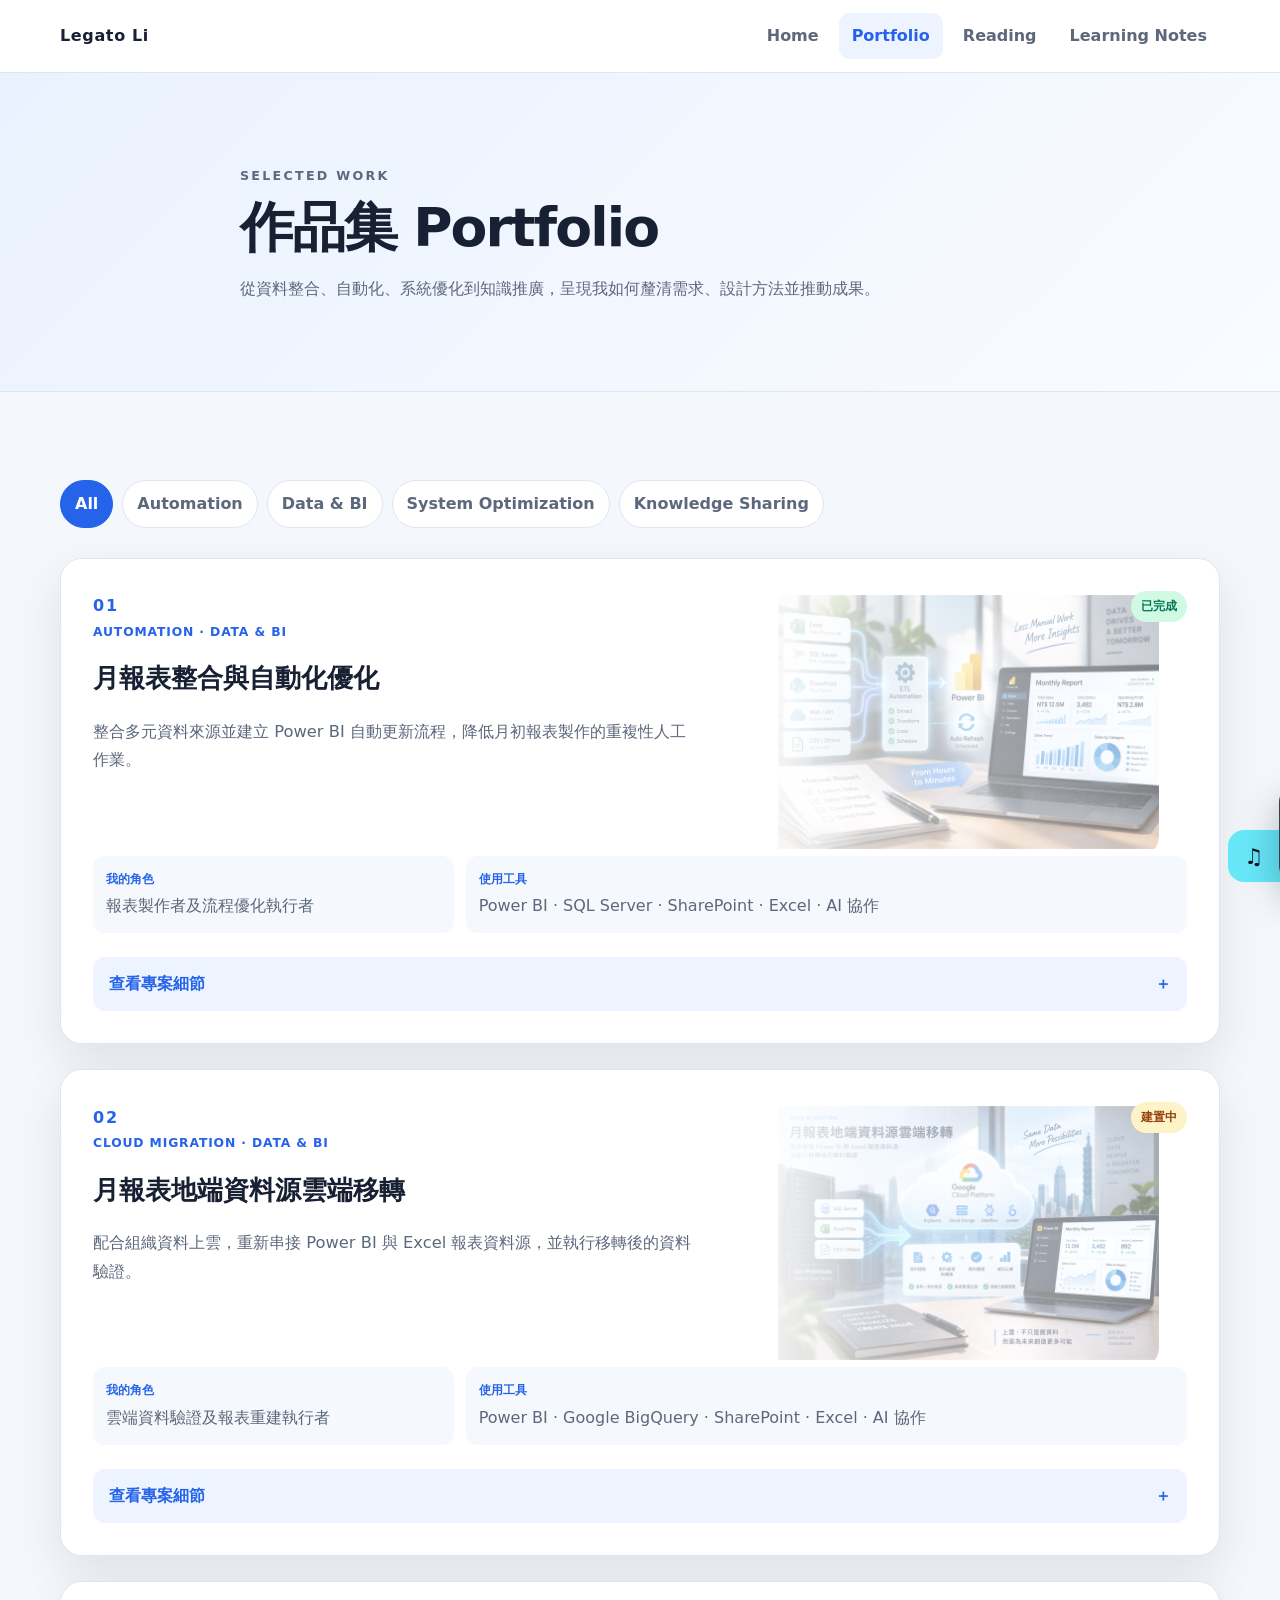
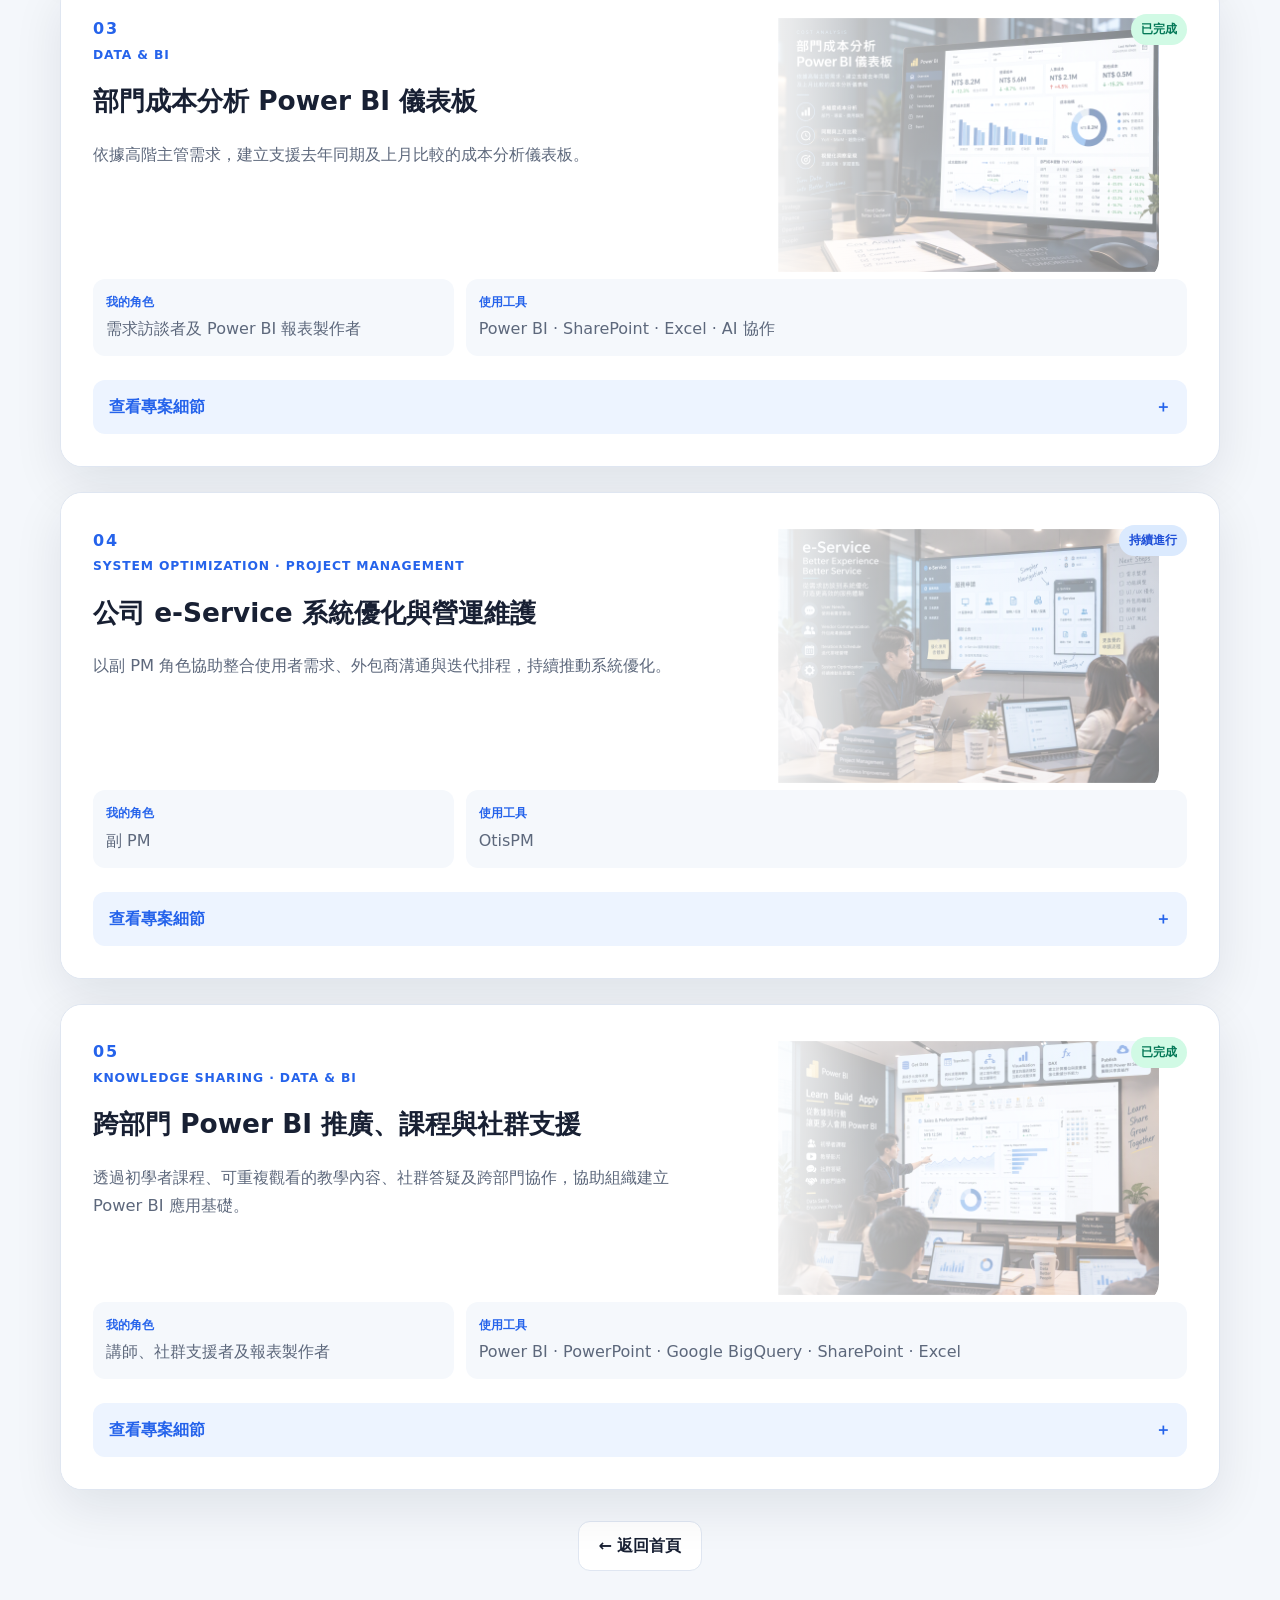
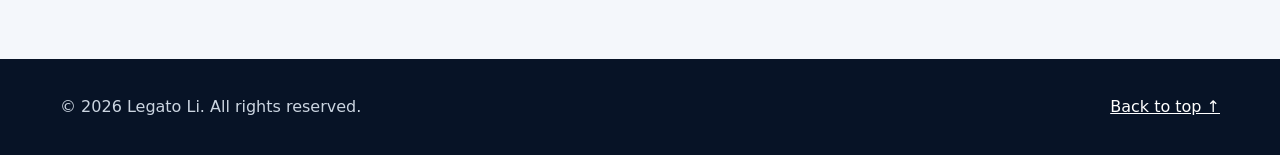
<file: portfolio.html>
<!DOCTYPE html>

<html lang="zh-Hant">
<head>
    <meta charset="utf-8" />
    <meta content="width=device-width, initial-scale=1.0" name="viewport" />
    <meta content="Legato Li 的個人作品集。" name="description" />
    <title>Portfolio | Legato Li</title>
    <link href="style.css" rel="stylesheet" />
    <script defer="" src="script.js"></script>
</head>
<body>
    <div aria-hidden="true" class="scroll-progress"></div>
    <a class="skip-link" href="#main-content">跳到主要內容</a>
    <header class="site-header">
        <div class="container nav-wrapper">
            <a aria-label="Legato Li 首頁" class="brand" href="index.html">Legato Li</a>
            <button aria-controls="primary-navigation" aria-expanded="false" aria-label="開啟導覽選單" class="menu-toggle" type="button"><span></span><span></span><span></span></button>
            <nav aria-label="主要導覽" class="main-nav" id="primary-navigation">
                <a href="index.html">Home</a><a aria-current="page" class="active" href="portfolio.html">Portfolio</a><a href="reading.html">Reading</a><a href="notes.html">Learning Notes</a>
            </nav>
        </div>
    </header>
    <main id="main-content">
        <section class="page-hero"><div class="container narrow-container reveal"><p class="eyebrow">Selected Work</p><h1>作品集 Portfolio</h1><p>從資料整合、自動化、系統優化到知識推廣，呈現我如何釐清需求、設計方法並推動成果。</p></div></section>
        <section class="section">
            <div class="container">
                <div aria-label="專案分類篩選" class="filter-bar reveal" role="group"><button aria-pressed="true" class="filter-button active" data-filter="all">All</button><button aria-pressed="false" class="filter-button" data-filter="automation">Automation</button><button aria-pressed="false" class="filter-button" data-filter="bi">Data &amp; BI</button><button aria-pressed="false" class="filter-button" data-filter="system">System Optimization</button><button aria-pressed="false" class="filter-button" data-filter="knowledge">Knowledge Sharing</button></div>
                <div class="project-grid"><article class="project-card reveal" data-category="automation bi"><div class="project-top"><span class="project-index">01</span><span class="status status-已完成">已完成</span></div><div class="project-overview"><div class="project-copy"><p class="card-tag">Automation · Data &amp; BI</p><h2>月報表整合與自動化優化</h2><p class="project-summary">整合多元資料來源並建立 Power BI 自動更新流程，降低月初報表製作的重複性人工作業。</p></div><figure class="project-media"><img alt="專案 01 說明圖片" onerror="this.hidden=true;this.nextElementSibling.hidden=false;" src="assets/images/project-01.png" /><div class="project-image-placeholder" hidden="">PROJECT 01 IMAGE</div></figure></div><dl class="project-meta"><div><dt>我的角色</dt><dd>報表製作者及流程優化執行者</dd></div><div><dt>使用工具</dt><dd>Power BI · SQL Server · SharePoint · Excel · AI 協作</dd></div></dl><button aria-controls="project-1" aria-expanded="false" class="detail-toggle" type="button">查看專案細節 <span aria-hidden="true">＋</span></button><div class="project-details" hidden="" id="project-1"><section><h3>專案背景</h3><p>既有月報表的資料來源分散，包含地端檔案、系統資料及人工維護的 Excel，導致每月初需投入大量時間進行資料蒐集、整理與更新。</p></section><section><h3>問題與需求</h3><p>資料來源多元且缺乏一致的整合方式；每月需重複整理與更新，也增加資料定義確認及人工作業成本。</p></section><section><h3>需求分析</h3><p>整合不同資料來源、釐清指標與資料定義，並建立可定期自動更新的報表流程。</p></section><section><h3>解決方法</h3><p>整理既有流程 → 釐清欄位定義、統計邏輯與資料區間 → 將 SharePoint、SQL Server 等資料整合至 Power BI → 設定排程更新 → 讓 Excel 串接 Power BI 資料並一鍵更新。</p></section><section><h3>專案成果</h3><p>完成主要資料來源整合與自動更新流程，減少月報表製作中的重複性人工操作。</p></section><section><h3>後續優化</h3><p>規劃以 Python 建立 RPA 流程，自動產製報表並於指定時間寄送或通知。</p></section></div></article><article class="project-card reveal" data-category="bi cloud"><div class="project-top"><span class="project-index">02</span><span class="status status-建置中">建置中</span></div><div class="project-overview"><div class="project-copy"><p class="card-tag">Cloud Migration · Data &amp; BI</p><h2>月報表地端資料源雲端移轉</h2><p class="project-summary">配合組織資料上雲，重新串接 Power BI 與 Excel 報表資料源，並執行移轉後的資料驗證。</p></div><figure class="project-media"><img alt="專案 02 說明圖片" onerror="this.hidden=true;this.nextElementSibling.hidden=false;" src="assets/images/project-02.png" /><div class="project-image-placeholder" hidden="">PROJECT 02 IMAGE</div></figure></div><dl class="project-meta"><div><dt>我的角色</dt><dd>雲端資料驗證及報表重建執行者</dd></div><div><dt>使用工具</dt><dd>Power BI · Google BigQuery · SharePoint · Excel · AI 協作</dd></div></dl><button aria-controls="project-2" aria-expanded="false" class="detail-toggle" type="button">查看專案細節 <span aria-hidden="true">＋</span></button><div class="project-details" hidden="" id="project-2"><section><h3>專案背景</h3><p>原有月報表的部分資料來源位於地端環境。因應組織資料上雲，相關資料陸續移轉至 Google BigQuery，既有報表也需重新建立資料連線與驗證機制。</p></section><section><h3>問題與需求</h3><p>既有 Power BI 與 Excel 報表需重新串接資料，並確認移轉前後的欄位、定義及報表結果一致。</p></section><section><h3>需求分析</h3><p>重新設計資料來源連線，完成報表重串與資料驗證，同時兼顧後續接手者的維護便利性。</p></section><section><h3>解決方法</h3><p>盤點地端資料來源 → 比對 BigQuery 新資料表與定義 → 重建 Power BI、Excel 資料連線 → 驗證前後結果。以重新建置為主要方案，避免過多虛擬表或過渡性嫁接架構增加維護複雜度。</p></section><section><h3>專案成果</h3><p>已完成部分資料來源的重新串接與驗證，其餘資料配合上雲進度持續建置中。</p></section><section><h3>後續優化</h3><p>待資料來源穩定後，規劃以 Python 建立 RPA，自動產製並定時寄送報表。</p></section></div></article><article class="project-card reveal" data-category="bi"><div class="project-top"><span class="project-index">03</span><span class="status status-已完成">已完成</span></div><div class="project-overview"><div class="project-copy"><p class="card-tag">Data &amp; BI</p><h2>部門成本分析 Power BI 儀表板</h2><p class="project-summary">依據高階主管需求，建立支援去年同期及上月比較的成本分析儀表板。</p></div><figure class="project-media"><img alt="專案 03 說明圖片" onerror="this.hidden=true;this.nextElementSibling.hidden=false;" src="assets/images/project-03.png" /><div class="project-image-placeholder" hidden="">PROJECT 03 IMAGE</div></figure></div><dl class="project-meta"><div><dt>我的角色</dt><dd>需求訪談者及 Power BI 報表製作者</dd></div><div><dt>使用工具</dt><dd>Power BI · SharePoint · Excel · AI 協作</dd></div></dl><button aria-controls="project-3" aria-expanded="false" class="detail-toggle" type="button">查看專案細節 <span aria-hidden="true">＋</span></button><div class="project-details" hidden="" id="project-3"><section><h3>專案背景</h3><p>部門高階主管每月需要分析各部門成本，包含去年同期與上月比較。既有作業主要透過 Excel 樞紐分析，資料整理與查找較不便利。</p></section><section><h3>問題與需求</h3><p>需要一致且能快速瀏覽的視覺化介面，協助各部門主管掌握成本變化並對焦異常項目。</p></section><section><h3>需求分析</h3><p>依主管分析情境，建立成本分析 Power BI 儀表板，支援去年同期及上月比較。</p></section><section><h3>解決方法</h3><p>訪談使用者 → 確認比較邏輯 → 將所需資料整合至 SharePoint → 由 Power BI 串接 SharePoint 中的 Excel → 設計適合主管閱讀的分析畫面與篩選功能。</p></section><section><h3>專案成果</h3><p>完成成本分析 Power BI 儀表板建置，並推廣供相關主管使用。</p></section><section><h3>後續優化</h3><p>評估導入 AI 對話與摘要功能，讓使用者直接詢問報表內容，或在進入報表時先取得重點摘要。</p></section></div></article><article class="project-card reveal" data-category="system"><div class="project-top"><span class="project-index">04</span><span class="status status-持續進行">持續進行</span></div><div class="project-overview"><div class="project-copy"><p class="card-tag">System Optimization · Project Management</p><h2>公司 e-Service 系統優化與營運維護</h2><p class="project-summary">以副 PM 角色協助整合使用者需求、外包商溝通與迭代排程，持續推動系統優化。</p></div><figure class="project-media"><img alt="專案 04 說明圖片" onerror="this.hidden=true;this.nextElementSibling.hidden=false;" src="assets/images/project-04.png" /><div class="project-image-placeholder" hidden="">PROJECT 04 IMAGE</div></figure></div><dl class="project-meta"><div><dt>我的角色</dt><dd>副 PM</dd></div><div><dt>使用工具</dt><dd>OtisPM</dd></div></dl><button aria-controls="project-4" aria-expanded="false" class="detail-toggle" type="button">查看專案細節 <span aria-hidden="true">＋</span></button><div class="project-details" hidden="" id="project-4"><section><h3>專案背景</h3><p>公司 e-Service 系統在既有操作流程與使用體驗上存在多項改善需求，因此由新的專案團隊接手，重新盤點問題並逐步優化。</p></section><section><h3>問題與需求</h3><p>需求涉及不同單位、系統限制與開發資源，需要在使用者期待、技術可行性與開發排程之間取得平衡。</p></section><section><h3>需求分析與流程</h3><p>使用者訪談與需求蒐集 → 彙整分類並釐清情境 → 盤點限制、依賴關係與難點 → 與外包商討論可行性及排程 → 階段成果與使用者及主管對焦 → 依回饋調整優先順序。</p></section><section><h3>我的角色</h3><p>協助需求整合、跨單位溝通、進度追蹤與階段成果對焦。</p></section><section><h3>工作方法</h3><p>透過持續溝通、即時回應與彈性調整，協助使用者、主管及外包商建立一致的需求理解。</p></section><section><h3>專案成果</h3><p>專案持續進行中，相關需求依優先順序及開發排程逐步推動。</p></section><section><h3>後續優化</h3><p>持續完善需求治理、優先順序管理、驗收標準及階段成果追蹤方式。</p></section></div></article><article class="project-card reveal" data-category="knowledge bi"><div class="project-top"><span class="project-index">05</span><span class="status status-已完成">已完成</span></div><div class="project-overview"><div class="project-copy"><p class="card-tag">Knowledge Sharing · Data &amp; BI</p><h2>跨部門 Power BI 推廣、課程與社群支援</h2><p class="project-summary">透過初學者課程、可重複觀看的教學內容、社群答疑及跨部門協作，協助組織建立 Power BI 應用基礎。</p></div><figure class="project-media"><img alt="專案 05 說明圖片" onerror="this.hidden=true;this.nextElementSibling.hidden=false;" src="assets/images/project-05.png" /><div class="project-image-placeholder" hidden="">PROJECT 05 IMAGE</div></figure></div><dl class="project-meta"><div><dt>我的角色</dt><dd>講師、社群支援者及報表製作者</dd></div><div><dt>使用工具</dt><dd>Power BI · PowerPoint · Google BigQuery · SharePoint · Excel</dd></div></dl><button aria-controls="project-5" aria-expanded="false" class="detail-toggle" type="button">查看專案細節 <span aria-hidden="true">＋</span></button><div class="project-details" hidden="" id="project-5"><section><h3>專案背景</h3><p>不同部門具有 Power BI 學習及報表製作需求，但缺乏統一的入門資源與問題解答管道；部分複雜報表也需要跨部門合作。</p></section><section><h3>問題與需求</h3><p>提供適合零基礎使用者的教學、可重複觀看的課程內容、持續提問平台及跨部門報表製作支援。</p></section><section><h3>需求分析</h3><p>同時規劃 Power BI 入門教學、課程錄影、問題交流社群，以及較複雜報表的跨部門協作。</p></section><section><h3>解決方法</h3><p>確認學員背景 → 以零基礎使用者設計教材 → 透過 Teams 進行線上教學及錄影 → 建立交流社群 → 追蹤並協助回答實作問題 → 跨部門完成較複雜報表。</p></section><section><h3>專案成果</h3><p>完成 Power BI 入門課程、課程錄影、社群建立及相關報表製作支援。</p></section><section><h3>經驗與後續優化</h3><p>首次講授仍有提升授課節奏與表達穩定度的空間。曾規劃課程專用 AI Agent，但因公司政策限制未正式發布；後續可在合規與權限允許的環境重新評估。</p></section></div></article></div><div class="page-actions"><a class="button button-secondary" href="index.html">← 返回首頁</a></div>
            </div>
        </section>
    </main>
    <aside aria-label="背景音樂控制" class="music-dock"><button aria-expanded="false" aria-label="顯示音樂控制" class="music-peek" type="button">♫</button><div class="music-control"><audio autoplay="" id="background-music" loop="" preload="metadata"><source src="assets/audio/technology.mp3" type="audio/mpeg" />您的瀏覽器不支援音訊播放</audio><div class="music-buttons"><button aria-label="播放背景音樂" aria-pressed="false" class="music-button" id="music-toggle" type="button"><span class="music-icon">▶</span><span class="music-label">播放</span></button><button aria-label="關閉循環播放" aria-pressed="true" class="music-button music-button-secondary is-active" id="loop-toggle" type="button"><span>↻</span><span class="loop-label">循環中</span></button></div><label class="volume-control" for="volume-slider"><span>音量</span><input id="volume-slider" max="1" min="0" step="0.05" type="range" value="0.25" /></label><p aria-live="polite" class="music-status" id="music-status"></p></div></aside>
    <button aria-label="返回頁首" class="back-to-top" type="button">↑</button>
    <footer class="site-footer"><div class="container footer-content"><p>© <span class="current-year"></span> Legato Li. All rights reserved.</p><a href="#main-content">Back to top ↑</a></div></footer>
</body>
</html>
</file>
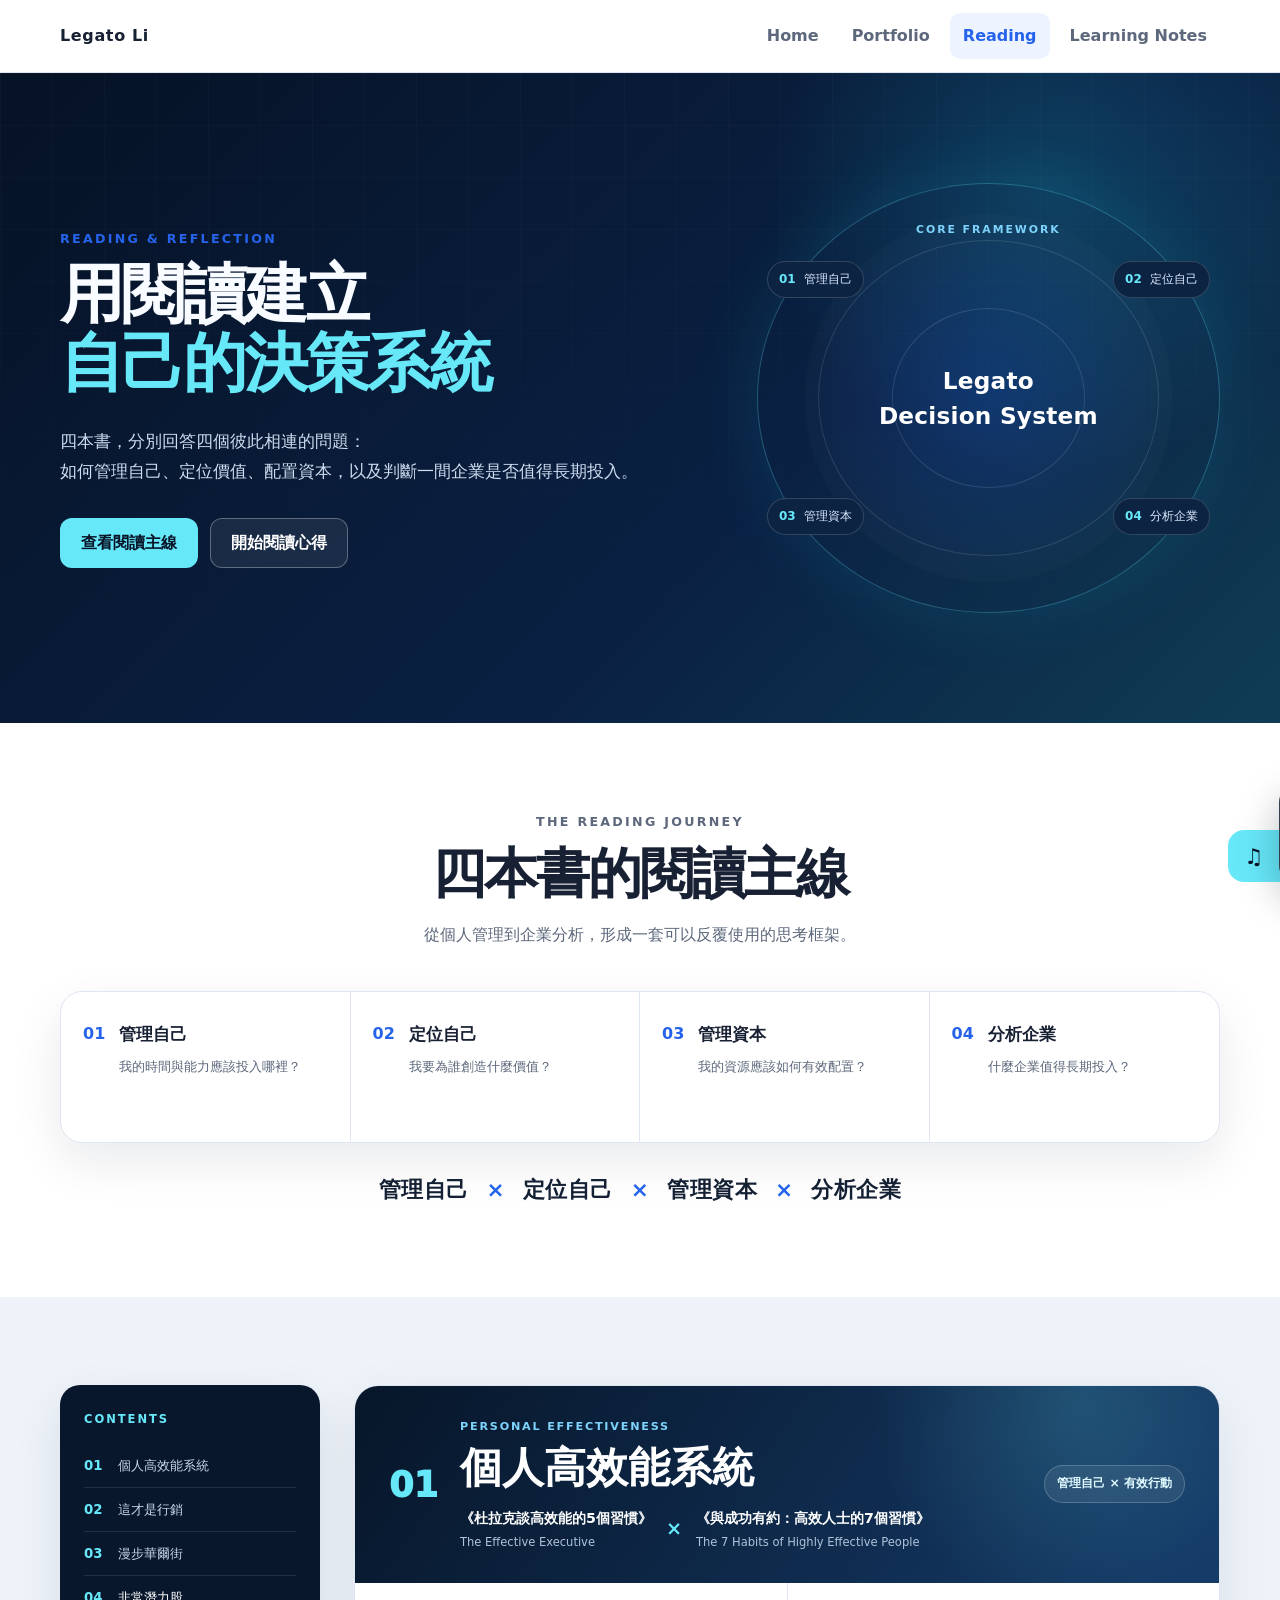
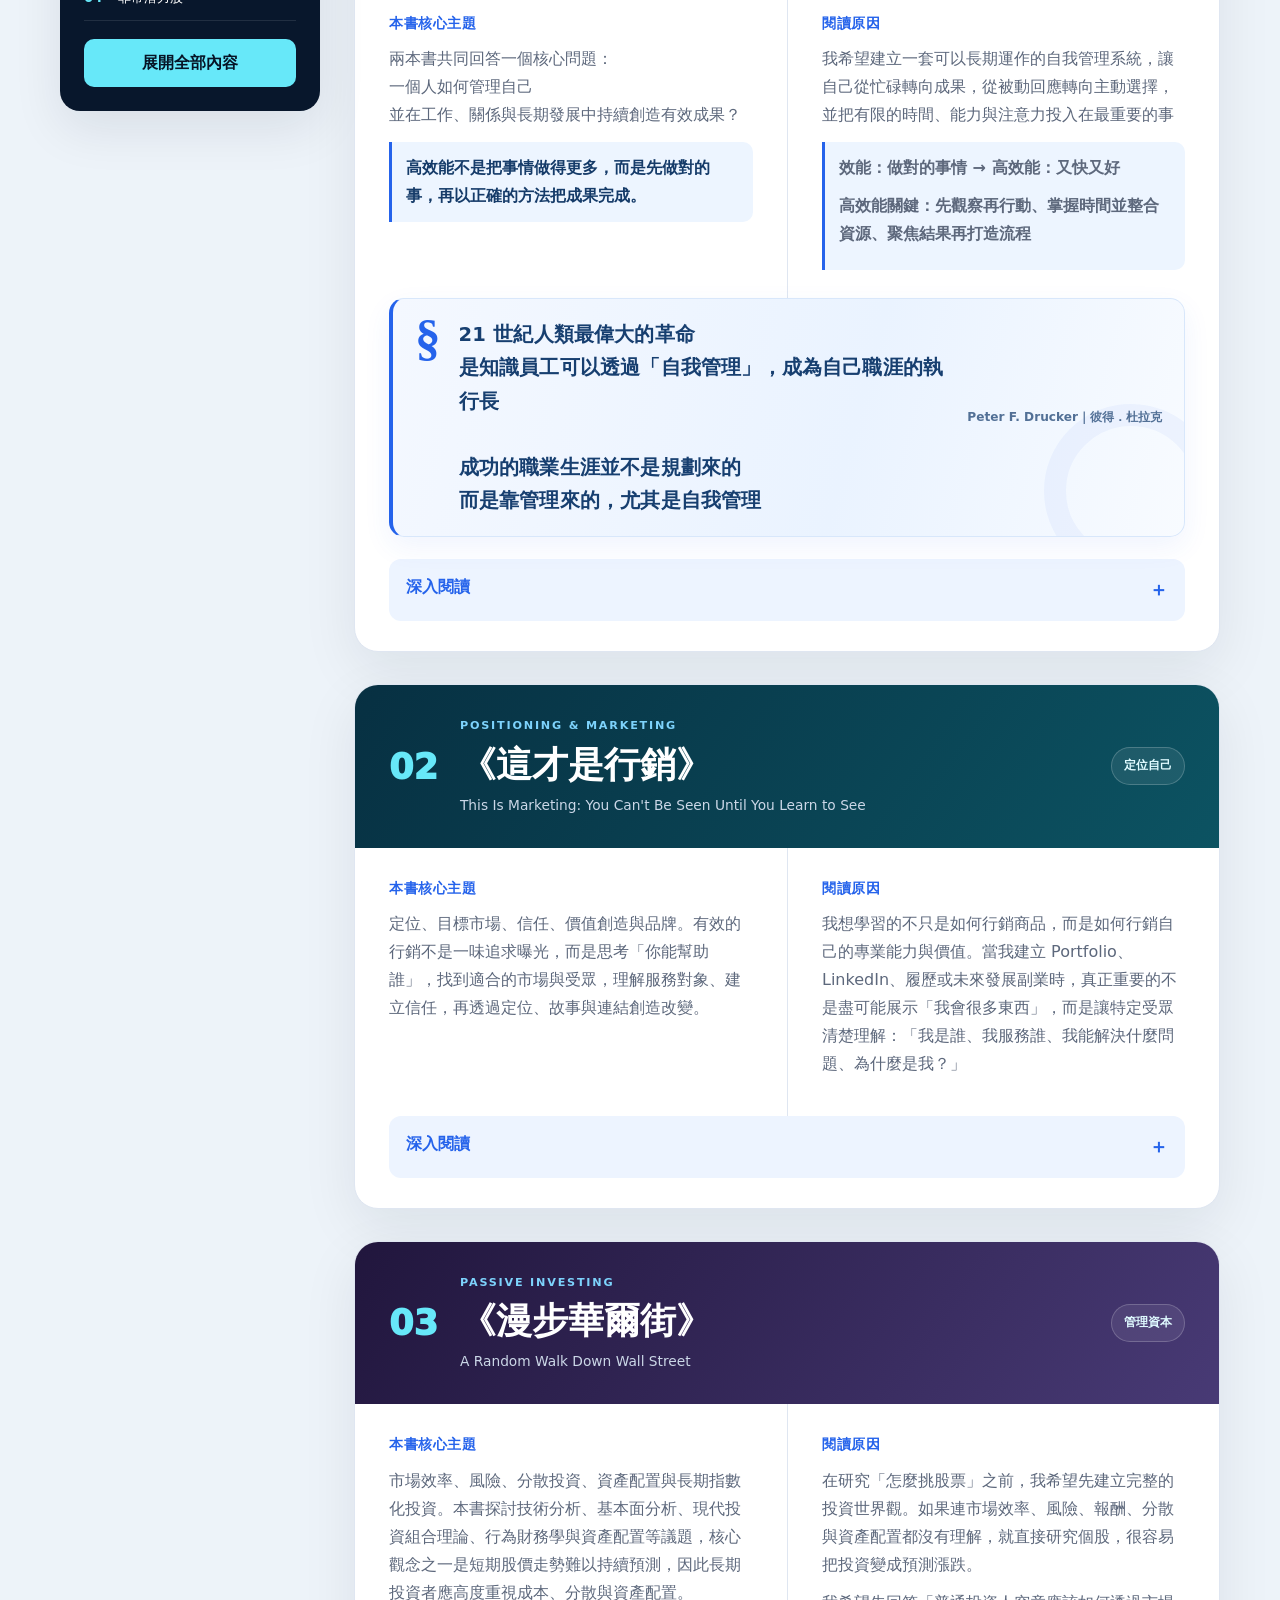
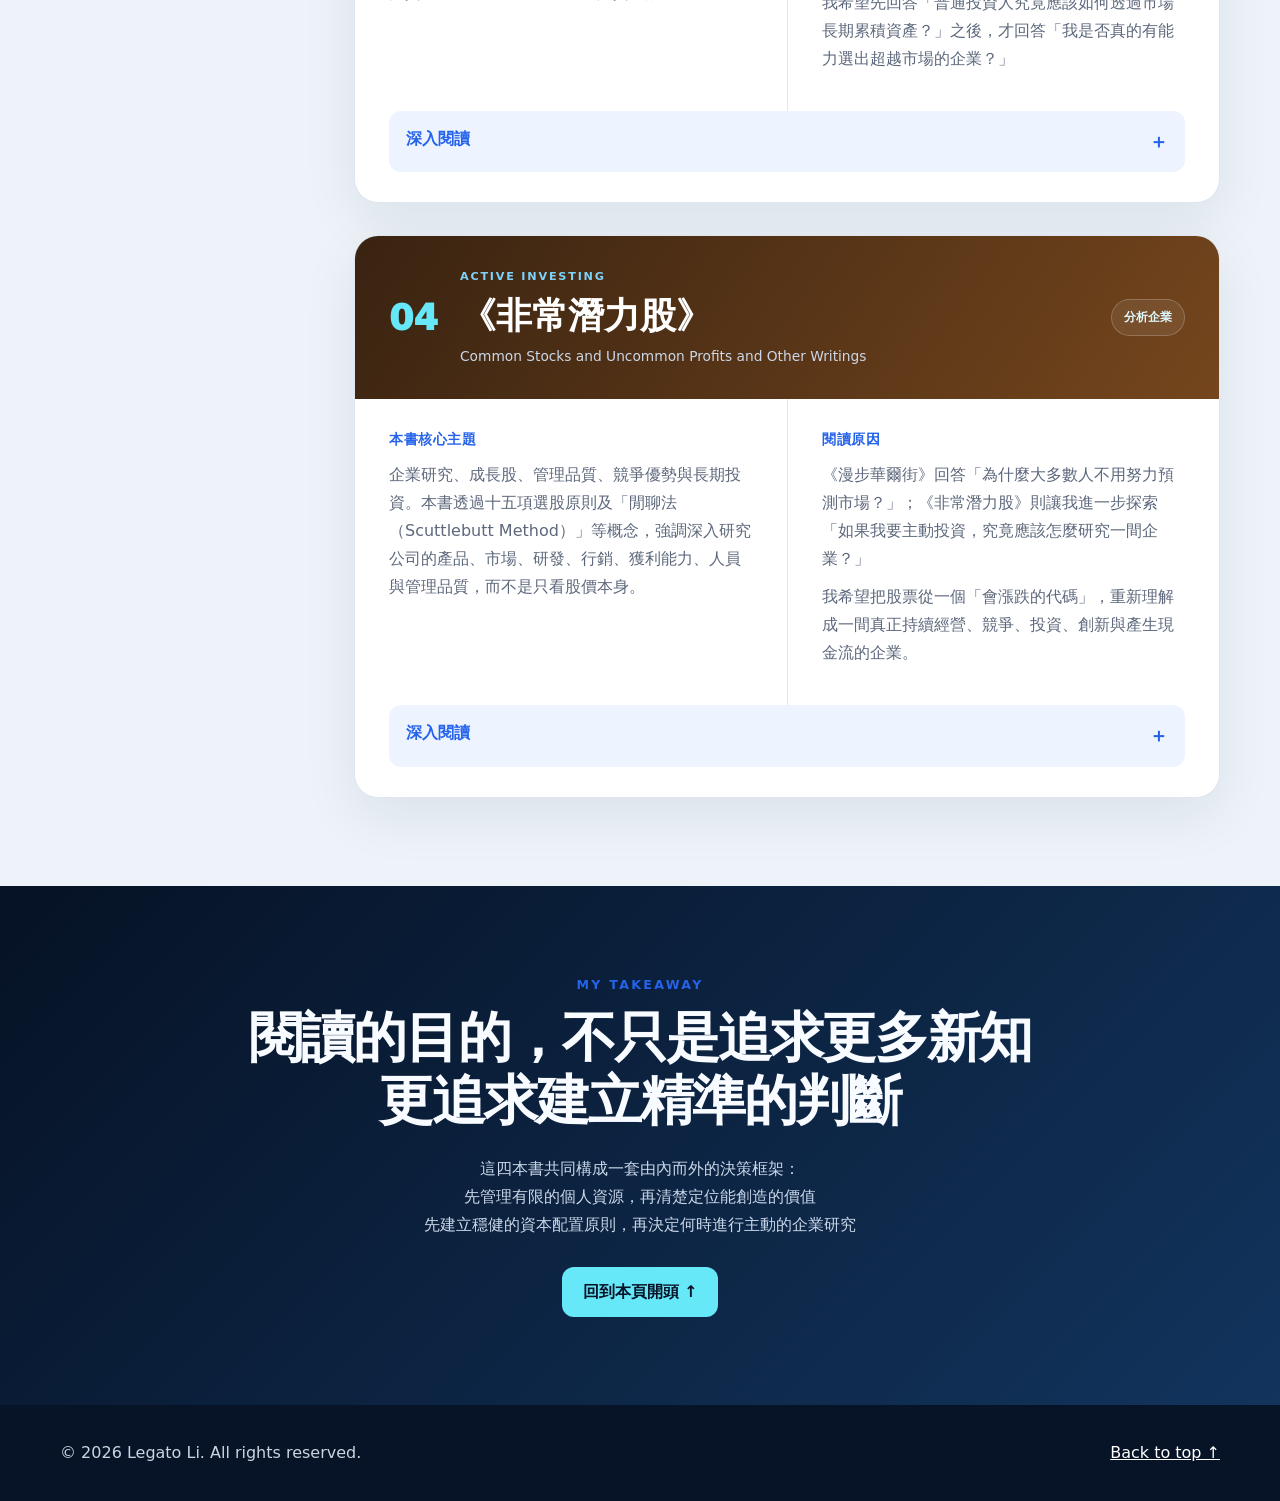
<file: reading.html>
<!DOCTYPE html>

<html lang="zh-Hant">
<head>
    <meta charset="utf-8" />
    <meta content="width=device-width, initial-scale=1.0" name="viewport" />
    <meta content="Legato Li 的讀書心得：管理自己、定位自己、管理資本與分析企業。" name="description" />
    <title>Reading | Legato Li</title>
    <link href="style.css" rel="stylesheet" />
    <script defer="" src="script.js"></script>
</head>
<body class="reading-page">
    <div aria-hidden="true" class="scroll-progress"></div>
    <a class="skip-link" href="#main-content">跳到主要內容</a>
    <header class="site-header">
        <div class="container nav-wrapper">
            <a aria-label="Legato Li 首頁" class="brand" href="index.html">Legato Li</a>
            <button aria-controls="primary-navigation" aria-expanded="false" aria-label="開啟導覽選單" class="menu-toggle" type="button"><span></span><span></span><span></span></button>
            <nav aria-label="主要導覽" class="main-nav" id="primary-navigation">
                <a href="index.html">Home</a><a href="portfolio.html">Portfolio</a><a aria-current="page" class="active" href="reading.html">Reading</a><a href="notes.html">Learning Notes</a>
            </nav>
        </div>
    </header>
    <main id="main-content">
        <section class="reading-hero">
            <div aria-hidden="true" class="reading-hero-grid"></div>
            <div class="container reading-hero-layout">
                <div class="reveal">
                    <p class="eyebrow">Reading &amp; Reflection</p>
                    <h1>用閱讀建立<br /><span>自己的決策系統</span></h1>
                    <p class="reading-hero-lead">
                        四本書，分別回答四個彼此相連的問題：<br />
                        如何管理自己、定位價值、配置資本，以及判斷一間企業是否值得長期投入。
                    </p>
                    <div class="reading-hero-actions">
                        <a class="button button-primary" href="#reading-map">查看閱讀主線</a>
                        <a class="button button-ghost" href="#book-01">開始閱讀心得</a>
                    </div>
                </div>
                <div aria-label="四本書的核心架構" class="reading-compass reveal">
                    <p class="compass-label">CORE FRAMEWORK</p>
                    <div class="compass-core">
                        <span class="compass-name">Legato</span>
                        <span class="compass-title">Decision System</span>
                    </div>
                    <div class="compass-item compass-item-1"><b>01</b><span>管理自己</span></div>
                    <div class="compass-item compass-item-2"><b>02</b><span>定位自己</span></div>
                    <div class="compass-item compass-item-3"><b>03</b><span>管理資本</span></div>
                    <div class="compass-item compass-item-4"><b>04</b><span>分析企業</span></div>
                </div>
            </div>
        </section>
        <section class="section reading-map-section" id="reading-map">
            <div class="container">
                <div class="section-heading reveal">
                    <p class="eyebrow">The Reading Journey</p>
                    <h2>四本書的閱讀主線</h2>
                    <p>從個人管理到企業分析，形成一套可以反覆使用的思考框架。</p>
                </div>
                <div class="reading-map reveal">
                    <a class="map-step" href="#book-01"><span>01</span><div><b>管理自己</b><small>我的時間與能力應該投入哪裡？</small></div></a>
                    <a class="map-step" href="#book-02"><span>02</span><div><b>定位自己</b><small>我要為誰創造什麼價值？</small></div></a>
                    <a class="map-step" href="#book-03"><span>03</span><div><b>管理資本</b><small>我的資源應該如何有效配置？</small></div></a>
                    <a class="map-step" href="#book-04"><span>04</span><div><b>分析企業</b><small>什麼企業值得長期投入？</small></div></a>
                </div>
                <p class="reading-equation reveal">管理自己 <span>×</span> 定位自己 <span>×</span> 管理資本 <span>×</span> 分析企業</p>
            </div>
        </section>
        <section class="section reading-library">
            <div class="container reading-layout">
                <aside aria-label="本頁目錄" class="reading-toc reveal">
                    <p class="toc-title">CONTENTS</p>
                    <nav>
                        <a href="#book-01"><span>01</span>個人高效能系統</a>
                        <a href="#book-02"><span>02</span>這才是行銷</a>
                        <a href="#book-03"><span>03</span>漫步華爾街</a>
                        <a href="#book-04"><span>04</span>非常潛力股</a>
                    </nav>
                    <button aria-pressed="false" class="reading-control" id="expand-all-books" type="button">展開全部內容</button>
                </aside>
                <div class="book-list">
                    <article class="book-article effectiveness-book reveal" data-accent="blue" id="book-01">
                        <header class="book-header effectiveness-header">
                            <div class="book-number">01</div>
                            <div class="book-heading">
                                <p class="book-category">PERSONAL EFFECTIVENESS</p>
                                <h2>個人高效能系統</h2>
                                <div class="dual-book-titles">
                                    <p><b>《杜拉克談高效能的5個習慣》</b><span>The Effective Executive</span></p>
                                    <span aria-hidden="true" class="dual-book-x">×</span>
                                    <p><b>《與成功有約：高效人士的7個習慣》</b><span>The 7 Habits of Highly Effective People</span></p>
                                </div>
                            </div>
                            <div class="book-keyword">管理自己 × 有效行動</div>
                        </header>
                        <div class="book-intro-grid effectiveness-intro">
                            <section>
                                <h3>本書核心主題</h3>
                                <p>兩本書共同回答一個核心問題：<br />一個人如何管理自己<br />並在工作、關係與長期發展中持續創造有效成果？</p>
                                <p class="intro-highlight">高效能不是把事情做得更多，而是先做對的事，再以正確的方法把成果完成。</p>
                            </section>
                            <section>
                                <h3>閱讀原因</h3>
                                <p>我希望建立一套可以長期運作的自我管理系統，讓自己從忙碌轉向成果，從被動回應轉向主動選擇，並把有限的時間、能力與注意力投入在最重要的事</p>
                                <div class="intro-highlight effectiveness-key-card">
                                    <p><b>效能：</b>做對的事情 <span aria-hidden="true">→</span> <b>高效能：</b>又快又好</p>
                                    <p><b>高效能關鍵：</b>先觀察再行動、掌握時間並整合資源、聚焦結果再打造流程</p>
                                </div>
                            </section>
                        </div><blockquote class="drucker-career-quote">
                            <span aria-hidden="true" class="drucker-quote-mark">§</span>
                            <p>21 世紀人類最偉大的革命<br />是知識員工可以透過「自我管理」，成為自己職涯的執行長<br /><br />成功的職業生涯並不是規劃來的<br />而是靠管理來的，尤其是自我管理</p>
                            <footer>Peter F. Drucker｜彼得．杜拉克</footer>
                        </blockquote>
                        <button aria-controls="book-01-detail" aria-expanded="false" class="book-toggle" type="button">深入閱讀 <span aria-hidden="true">＋</span></button>
                        <div class="book-detail effectiveness-detail" hidden="" id="book-01-detail">
                            <div class="reading-topic-list">
                                <details class="compact-disclosure reading-topic-disclosure">
                                    <summary><span class="reading-topic-number">A.</span><span class="reading-topic-title">八個核心觀點</span></summary><div class="reading-topic-content">
                                        <section class="effectiveness-overview">
                                            <div class="detail-section-heading">
                                                <p class="principle-instruction" style="width: 100%; max-width: none; flex: 1 1 100%;">將滑鼠移到觀點卡片即可快速展開：點擊卡片可固定開啟，點擊其他觀點會自動切換</p>
                                            </div>
                                            <div aria-label="個人高效能八個核心觀點" class="principle-orbit">
                                                <article class="principle-card principle-1" data-principle="">
                                                    <button aria-controls="principle-detail-1" aria-expanded="false" class="principle-trigger" type="button">
                                                        <span class="principle-number">01</span><span><b>對選擇與回應負責</b><small>把注意力放回可控制與可影響的範圍</small></span><span class="principle-plus">＋</span>
                                                    </button>
                                                    <div class="principle-detail" hidden="" id="principle-detail-1">
                                                        <p>外部環境、主管決策、組織資源與他人的反應不一定能由自己決定，但可以選擇如何理解問題、如何分配注意力，下一步該採取什麼行動<br /><br />這不是把所有問題歸咎於自己，而是把精力從抱怨與等待轉回行動。</p>
                                                        <ul><li>哪些事情我可以直接控制？</li><li>哪些事情我可以影響但無法控制？</li><li>哪些事情目前只能接受？</li><li>下一個最小可行動作是什麼？</li></ul>
                                                    </div>
                                                </article>
                                                <article class="principle-card principle-2" data-principle="">
                                                    <button aria-controls="principle-detail-2" aria-expanded="false" class="principle-trigger" type="button">
                                                        <span class="principle-number">02</span><span><b>先定義終點與貢獻</b><small>終點提供方向，貢獻定義價值</small></span><span class="principle-plus">＋</span>
                                                    </button>
                                                    <div class="principle-detail" hidden="" id="principle-detail-2">
                                                        <p>只有目標，可能停留在個人願望<br />只有忙碌，則可能只是完成工作<br />「以終為始」回答我要前往哪裡<br />「著眼貢獻」回答這個成果為誰創造價值</p>
                                                        <ul><li>我想達成什麼結果？</li><li>這個結果服務誰？</li><li>對方可以如何使用？</li><li>如何證明成果確實發生？</li></ul>
                                                    </div>
                                                </article>
                                                <article class="principle-card principle-3" data-principle="">
                                                    <button aria-controls="principle-detail-3" aria-expanded="false" class="principle-trigger" type="button">
                                                        <span class="principle-number">03</span><span><b>掌握真實時間</b><small>先看時間流向，再安排真正重要的事</small></span><span class="principle-plus">＋</span>
                                                    </button>
                                                    <div class="principle-detail" hidden="" id="principle-detail-3">
                                                        <p>時間是固定的，能夠改變的是人的行為<br />先記錄時間實際花在哪裡，再移除不產生成果的活動，把零碎時間整合成可進行重要工作的完整區塊。</p>
                                                        <ol><li>記錄時間，不依賴感覺</li><li>刪除不需要進行的活動</li><li>委派不必親自完成的工作</li><li>合併重複與零碎作業</li><li>保留完整的深度工作區塊</li><li>將重要成果排入時間表</li></ol>
                                                    </div>
                                                </article>
                                                <article class="principle-card principle-4" data-principle="">
                                                    <button aria-controls="principle-detail-4" aria-expanded="false" class="principle-trigger" type="button">
                                                        <span class="principle-number">04</span><span><b>集中有限資源</b><small>完成少數真正重要的事情</small></span><span class="principle-plus">＋</span>
                                                    </button>
                                                    <div class="principle-detail" hidden="" id="principle-detail-4">
                                                        <p>高效能不是讓十件事情都前進一點<br />而是讓一、兩件最重要的事情真正完成<br />定期停止已過時、低價值或不再符合未來需要的工作。</p>
                                                        <ul><li>是否直接連結主要貢獻？</li><li>是否具有長期或未來價值？</li><li>是否需要由我親自完成？</li><li>這件事是否只是因為緊急，而被誤認為重要？</li></ul>
                                                    </div>
                                                </article>
                                                <article class="principle-card principle-5" data-principle="">
                                                    <button aria-controls="principle-detail-5" aria-expanded="false" class="principle-trigger" type="button">
                                                        <span class="principle-number">05</span><span><b>以長處組合工作</b><small>真正的突破來自長處的集中使用</small></span><span class="principle-plus">＋</span>
                                                    </button>
                                                    <div class="principle-detail" hidden="" id="principle-detail-5">
                                                        <p>用人的重點是讓長處產生績效，而不是尋找沒有缺點的人。弱點要管理到不妨礙成果，但真正的突破通常來自長處的集中使用。</p>
                                                        <p><b>我的優勢組合：</b>整理複雜需求、建立分類與對照邏輯、文件化、資料驗證、將業務語言轉為系統需求，以及運用 AI 加速產出。</p>
                                                    </div>
                                                </article>
                                                <article class="principle-card principle-6" data-principle="">
                                                    <button aria-controls="principle-detail-6" aria-expanded="false" class="principle-trigger" type="button">
                                                        <span class="principle-number">06</span><span><b>先理解，再創造雙贏</b><small>把立場談判轉成共同解題</small></span><span class="principle-plus">＋</span>
                                                    </button>
                                                    <div class="principle-detail" hidden="" id="principle-detail-6">
                                                        <p>在表達自己的立場之前，先理解對方的情境、限制與真正想完成的事情。需求訪談不應停留在表面功能，而要回到使用情境與預期成果。</p>
                                                        <ul><li>問題在哪個情境發生？</li><li>使用者真正想完成什麼？</li><li>現行流程為什麼做不到？</li><li>是否存在其他解法？</li><li>哪些條件對使用者與維護者都能接受？</li></ul>
                                                    </div>
                                                </article>
                                                <article class="principle-card principle-7" data-principle="">
                                                    <button aria-controls="principle-detail-7" aria-expanded="false" class="principle-trigger" type="button">
                                                        <span class="principle-number">07</span><span><b>利用差異改善決策</b><small>不是追求快速一致，而是提高品質</small></span><span class="principle-plus">＋</span>
                                                    </button>
                                                    <div class="principle-detail" hidden="" id="principle-detail-7">
                                                        <p>不同意見可以成為改善決策與創造新方案的素材。先讓觀點完整出現，再做出可執行、可追蹤、可修正的決策。</p>
                                                        <ol><li>定義問題：單一事件/重複出現的通則問題？</li><li>定義成果</li><li>釐清條件：時間、成本、法規、系統與風險底線</li><li>蒐集不同意見：刻意尋找反例與反對觀點</li><li>比較替代方案</li><li>確認責任：誰執行、誰核准、誰要被通知？</li><li>轉化為行動：定負責人與下一步</li><li>建立回饋：用實際結果檢驗原先判斷</li></ol>
                                                    </div>
                                                </article>
                                                <article class="principle-card principle-8" data-principle="">
                                                    <button aria-controls="principle-detail-8" aria-expanded="false" class="principle-trigger" type="button">
                                                        <span class="principle-number">08</span><span><b>持續更新整套系統</b><small>重新校準方向、能力、關係與做法</small></span><span class="principle-plus">＋</span>
                                                    </button>
                                                    <div class="principle-detail" hidden="" id="principle-detail-8">
                                                        <p>長期高效能不能只靠意志力，也不能永遠沿用同一套方法。更新不只是休息或學習，而是定期重新校準整套工作與生活系統。</p>
                                                        <ul><li><b>身體：</b>睡眠、運動、飲食與恢復</li><li><b>知識：</b>閱讀、技術學習與輸入</li><li><b>能力：</b>把知識轉成專案、作品與方法</li><li><b>關係：</b>理解合作對象並維護信任</li><li><b>系統：</b>檢查流程、工具與例行工作是否仍有價值</li></ul>
                                                    </div>
                                                </article>
                                            </div>
                                        </section>
                                    </div>
                                </details><details class="compact-disclosure reading-topic-disclosure">
                                    <summary><span class="reading-topic-number">B.</span><span class="reading-topic-title">個人反思</span></summary><div class="reading-topic-content">
                                        <section class="reflection-block effectiveness-reflection">
                                            <div class="reflection-shift">
                                                <div><small>FROM｜忙碌</small><p>今天完成了多少事情？</p></div>
                                                <span aria-hidden="true">→</span>
                                                <div><small>TO｜成果</small><p>投入的時間，是否推動了真正重要的成果？</p></div>
                                            </div>
                                            <details class="compact-disclosure">
                                                <summary>展開完整反思</summary>
                                                <div>
                                                    <p>我過去容易把高效能理解成「在同樣時間完成更多事情」，但兩本書共同提醒我，高效能真正關心的是方向、成果與貢獻。</p>
                                                    <p>對我而言，最大的風險可能不是不夠努力，而是想做的事情太多。工作、AI、Power BI、Portfolio、閱讀、投資、運動與未來職涯都值得投入，但時間、注意力與體力都是有限資源。如果每件事都被定義為重要，就等同於沒有真正的優先順序。</p>
                                                    <p>當工作進入需求訪談、跨部門協作、外包商溝通與系統設計時，只關心自己的效率也不夠。更完整的高效能，必須包含理解使用者問題、定義共同成果、讓不同觀點出現、界定責任、把討論轉成行動，並用結果驗證判斷。</p>
                                                    <blockquote>成功的職業生涯不只是預先規劃固定路徑<br>而是在每個階段管理自己的選擇、時間、能力、貢獻與更新。</blockquote>
                                                </div>
                                            </details>
                                        </section>
                                    </div>
                                </details><details class="compact-disclosure reading-topic-disclosure">
                                    <summary><span class="reading-topic-number">C.</span><span class="reading-topic-title">實際應用</span></summary><div class="reading-topic-content">
                                        <section class="effectiveness-system">
                                            <div class="detail-section-heading">
                                                <p>四層系統預設只呈現關鍵問題，點擊後再查看完整行動原則。</p>
                                            </div>
                                            <div class="system-layers">
                                                <details class="system-layer">
                                                    <summary><span>01</span><b>方向 Direction</b><small>我要前往哪裡，並為誰創造價值？</small></summary>
                                                    <div class="layer-grid"><p><b>積極主動</b>我能控制與影響什麼？</p><p><b>以終為始</b>我要成為誰，並完成什麼？</p><p><b>著眼貢獻</b>這個成果對誰有價值？</p></div>
                                                </details>
                                                <details class="system-layer">
                                                    <summary><span>02</span><b>執行 Execution</b><small>如何把有限資源轉成成果？</small></summary>
                                                    <div class="layer-grid"><p><b>掌握時間</b>時間實際花在哪裡？</p><p><b>要事第一</b>哪些事項最接近核心成果？</p><p><b>集中資源</b>現在最應完成的一件事是什麼？</p><p><b>發揮長處</b>由誰處理最能產生結果？</p></div>
                                                </details>
                                                <details class="system-layer">
                                                    <summary><span>03</span><b>協作 Collaboration</b><small>如何把差異轉化為共同解法？</small></summary>
                                                    <div class="layer-grid"><p><b>尋求雙贏</b>各關係人的合理利益是什麼？</p><p><b>先理解對方</b>需求背後真正的問題是什麼？</p><p><b>統合差異</b>是否有更好的第三方案？</p></div>
                                                </details>
                                                <details class="system-layer">
                                                    <summary><span>04</span><b>決策與更新</b><small>如何讓行動可驗證並持續升級？</small></summary>
                                                    <div class="layer-grid"><p><b>有效決策</b>問題、條件、責任、行動與回饋是否完整？</p><p><b>持續更新</b>哪些能力、做法或工作需要升級或停止？</p></div>
                                                </details>
                                            </div>
                                        </section>
                                    </div>
                                </details><details class="compact-disclosure reading-topic-disclosure">
                                    <summary><span class="reading-topic-number">D.</span><span class="reading-topic-title">六句核心</span></summary><div class="reading-topic-content">
                                        <section class="effectiveness-summary">
                                            <div class="six-core-grid">
                                                <p>我對自己的選擇與回應負責</p><p>先確認終點，再定義我能提供的貢獻</p><p>先看時間實際花在哪裡，再安排真正重要的事</p><p>集中長處完成少數高價值成果</p><p>先理解他人，利用差異建立雙贏解法</p><p>讓決策轉成行動，並用回饋持續更新</p>
                                            </div>
                                        </section>
                                    </div>
                                </details>
                            </div>
                            <blockquote class="legato-system-quote"><b>Legato Personal Effectiveness System</b><span>以職涯方向決定貢獻，以時間與優先順序推動成果，以需求理解與長處組合促成協作<br />最後把成果文件化、作品化並持續更新</span></blockquote>
                        </div>
                    </article>
                    <article class="book-article reveal" data-accent="cyan" id="book-02">
                        <header class="book-header"><div class="book-number">02</div><div class="book-heading"><p class="book-category">POSITIONING &amp; MARKETING</p><h2>《這才是行銷》</h2><p class="book-english">This Is Marketing: You Can't Be Seen Until You Learn to See</p></div><div class="book-keyword">定位自己</div></header>
                        <div class="book-intro-grid"><section><h3>本書核心主題</h3><p>定位、目標市場、信任、價值創造與品牌。有效的行銷不是一味追求曝光，而是思考「你能幫助誰」，找到適合的市場與受眾，理解服務對象、建立信任，再透過定位、故事與連結創造改變。</p></section><section><h3>閱讀原因</h3><p>我想學習的不只是如何行銷商品，而是如何行銷自己的專業能力與價值。當我建立 Portfolio、LinkedIn、履歷或未來發展副業時，真正重要的不是盡可能展示「我會很多東西」，而是讓特定受眾清楚理解：「我是誰、我服務誰、我能解決什麼問題、為什麼是我？」</p></section></div>
                        <button aria-controls="book-02-detail" aria-expanded="false" class="book-toggle" type="button">深入閱讀 <span aria-hidden="true">＋</span></button>
                        <div class="book-detail" hidden="" id="book-02-detail">
                            <section><h3><span>1</span>核心觀點</h3><ul><li>行銷從「你能幫助誰？」開始。</li><li>不要試圖服務所有人，找到自己的最小可行市場。</li><li>定位包含選擇，不只決定產品適合誰，也要決定不適合誰。</li><li>建立信任與許可，長期關係比短期曝光更重要。</li><li>理解顧客真正想成為什麼樣的人。</li><li>行銷的目的不只是賣東西，而是透過故事、連結與體驗促成改變。</li></ul></section>
                            <section class="reflection-block"><h3><span>2</span>個人反思</h3><p>個人品牌不是「我要讓更多人知道我」，而更應該是「我要讓對的人知道，我能替他解決什麼問題」。所以 Portfolio 如果只是塞滿 Power BI、AI、Python、HTML、專案紀錄，仍然只是能力清單。</p><blockquote>真正需要建立的是一條清楚的價值主張：Business × Data × AI × Process × Technology。</blockquote><p>讓市場逐漸理解我不是單純的工具使用者，而是能理解 Business Problem、分析需求，再利用技術協助設計 Solution 的人。</p></section>
                            <section><h3><span>3</span>實際應用</h3><div class="strategy-stack"><div><b>Target Audience</b><p>Digital Transformation Team · AI Solution Team · Consulting Firm · Business Analysis / Solution-related Hiring Manager</p></div><div><b>Problem</b><p>Business 與 Technology 之間存在理解與溝通落差。</p></div><div><b>Value Proposition</b><p>理解 Business Problem → 進行需求與流程分析 → 運用 Data / AI / Technology → 將需求轉化為 Solution</p></div><div><b>實際呈現</b><p>Portfolio Website · LinkedIn · CV · Project Case Study · Learning Notes · Side Projects</p></div></div></section>
                        </div>
                    </article>
                    <article class="book-article reveal" data-accent="violet" id="book-03">
                        <header class="book-header"><div class="book-number">03</div><div class="book-heading"><p class="book-category">PASSIVE INVESTING</p><h2>《漫步華爾街》</h2><p class="book-english">A Random Walk Down Wall Street</p></div><div class="book-keyword">管理資本</div></header>
                        <div class="book-intro-grid"><section><h3>本書核心主題</h3><p>市場效率、風險、分散投資、資產配置與長期指數化投資。本書探討技術分析、基本面分析、現代投資組合理論、行為財務學與資產配置等議題，核心觀念之一是短期股價走勢難以持續預測，因此長期投資者應高度重視成本、分散與資產配置。</p></section><section><h3>閱讀原因</h3><p>在研究「怎麼挑股票」之前，我希望先建立完整的投資世界觀。如果連市場效率、風險、報酬、分散與資產配置都沒有理解，就直接研究個股，很容易把投資變成預測漲跌。</p><p>我希望先回答「普通投資人究竟應該如何透過市場長期累積資產？」之後，才回答「我是否真的有能力選出超越市場的企業？」</p></section></div>
                        <button aria-controls="book-03-detail" aria-expanded="false" class="book-toggle" type="button">深入閱讀 <span aria-hidden="true">＋</span></button>
                        <div class="book-detail" hidden="" id="book-03-detail">
                            <section><h3><span>1</span>核心觀點</h3><ul><li>市場短期價格難以持續預測。</li><li>長期穩定擊敗市場非常困難。</li><li>不要過度依賴市場擇時。</li><li>成本會影響長期投資成果。</li><li>透過分散降低個別資產帶來的風險。</li><li>資產配置與紀律是長期投資的重要部分。</li><li>對一般投資者而言，低成本的指數化投資具有高度合理性。</li></ul></section>
                            <section class="reflection-block"><h3><span>2</span>個人反思</h3><p>我需要區分兩件事情：「我喜歡研究股票」和「我真的具有擊敗市場的能力」。這兩件事並不相同。尤其 AI、半導體與科技產業是我本來就有興趣研究的領域，很容易因為理解產品而產生「我也能預測股票」的錯覺。</p><blockquote>投資應先建立一個穩定、可長期執行的基本策略，再決定要投入多少資源進行主動研究。</blockquote></section>
                            <section><h3><span>3</span>實際應用</h3><p>建立自己的 Investment Policy Statement（IPS）：</p><div class="application-grid compact"><div>投資目標</div><div>投資期限</div><div>可承受風險</div><div>資產配置</div><div>ETF / 個股配置原則</div><div>定期投入規則</div><div>再平衡規則</div><div>買進條件</div><div>賣出條件</div><div>禁止情緒交易情境</div></div><p class="closing-line">讓投資從「今天市場發生什麼？」轉變成「我的長期投資策略有沒有改變？」</p></section>
                        </div>
                    </article>
                    <article class="book-article reveal" data-accent="amber" id="book-04">
                        <header class="book-header"><div class="book-number">04</div><div class="book-heading"><p class="book-category">ACTIVE INVESTING</p><h2>《非常潛力股》</h2><p class="book-english">Common Stocks and Uncommon Profits and Other Writings</p></div><div class="book-keyword">分析企業</div></header>
                        <div class="book-intro-grid"><section><h3>本書核心主題</h3><p>企業研究、成長股、管理品質、競爭優勢與長期投資。本書透過十五項選股原則及「閒聊法（Scuttlebutt Method）」等概念，強調深入研究公司的產品、市場、研發、行銷、獲利能力、人員與管理品質，而不是只看股價本身。</p></section><section><h3>閱讀原因</h3><p>《漫步華爾街》回答「為什麼大多數人不用努力預測市場？」；《非常潛力股》則讓我進一步探索「如果我要主動投資，究竟應該怎麼研究一間企業？」</p><p>我希望把股票從一個「會漲跌的代碼」，重新理解成一間真正持續經營、競爭、投資、創新與產生現金流的企業。</p></section></div>
                        <button aria-controls="book-04-detail" aria-expanded="false" class="book-toggle" type="button">深入閱讀 <span aria-hidden="true">＋</span></button>
                        <div class="book-detail" hidden="" id="book-04-detail">
                            <section><h3><span>1</span>核心觀點</h3><ul><li>買股票是在投資企業，而不只是交易價格。</li><li>尋找具有長期成長潛力的優質企業。</li><li>評估公司不能只依賴財務數字。</li><li>產品、市場、研發、銷售能力、利潤率與管理品質都值得檢視。</li><li>透過不同資訊來源，更深入了解企業實際經營狀況。</li><li>如果公司本身持續優秀，長期持有可能比頻繁交易更加符合這套哲學。</li></ul></section>
                            <section class="reflection-block"><h3><span>2</span>個人反思</h3><p>這本書改變的應該不是「如何找到下一支飆股」，而是「我如何看待一間公司」。例如研究 Microsoft 時，不應該只問股價、漲幅或本益比，而應進一步思考：</p><ul><li>Azure 還有多少成長空間？</li><li>Microsoft 365 的競爭優勢是什麼？</li><li>AI / Copilot 能否形成新的成長來源？</li><li>公司是否持續投入 R&amp;D？</li><li>管理階層如何配置資本？</li><li>現有競爭優勢是否可能被取代？</li></ul><blockquote>這種 Business Analysis 式投資方式，也和我的職涯能力發展具有連結。</blockquote></section>
                            <section><h3><span>3</span>實際應用</h3><p>建立自己的 Company Research Template：</p><div class="research-template"><div><b>Business</b><p>公司怎麼賺錢？主要產品 / Service 是什麼？</p></div><div><b>Growth</b><p>市場還能成長多久？下一個 Growth Engine 是什麼？</p></div><div><b>Moat</b><p>Competitive Advantage 是什麼？客戶轉換成本高不高？</p></div><div><b>Management</b><p>管理團隊能力如何？資本配置是否合理？</p></div><div><b>R&amp;D / Innovation</b><p>是否持續創新？R&amp;D 是否轉變為新產品與競爭力？</p></div><div><b>Financial</b><p>Revenue · Margin · Free Cash Flow · ROIC · Debt</p></div><div><b>Valuation</b><p>好公司是否已經反映在過高價格？</p></div></div><div class="decision-bar"><span>INVEST</span><span>WATCH</span><span>PASS</span></div></section>
                        </div>
                    </article>
                </div>
            </div>
        </section>
        <section class="reading-summary section">
            <div class="container narrow-container reveal"><p class="eyebrow">My Takeaway</p><h2>閱讀的目的，不只是追求更多新知<br />更追求建立精準的判斷</h2><p>這四本書共同構成一套由內而外的決策框架：<br />先管理有限的個人資源，再清楚定位能創造的價值<br />先建立穩健的資本配置原則，再決定何時進行主動的企業研究</p><a class="button button-primary" href="#main-content">回到本頁開頭 ↑</a></div>
        </section>
    </main>
    <aside aria-label="背景音樂控制" class="music-dock"><button aria-expanded="false" aria-label="顯示音樂控制" class="music-peek" type="button">♫</button><div class="music-control"><audio autoplay="" id="background-music" loop="" preload="metadata"><source src="assets/audio/reading.mp3" type="audio/mpeg" />您的瀏覽器不支援音訊播放</audio><div class="music-buttons"><button aria-label="播放背景音樂" aria-pressed="false" class="music-button" id="music-toggle" type="button"><span class="music-icon">▶</span><span class="music-label">播放</span></button><button aria-label="關閉循環播放" aria-pressed="true" class="music-button music-button-secondary is-active" id="loop-toggle" type="button"><span>↻</span><span class="loop-label">循環中</span></button></div><label class="volume-control" for="volume-slider"><span>音量</span><input id="volume-slider" max="1" min="0" step="0.05" type="range" value="0.25" /></label><p aria-live="polite" class="music-status" id="music-status"></p></div></aside>
    <button aria-label="返回頁首" class="back-to-top" type="button">↑</button>
    <footer class="site-footer"><div class="container footer-content"><p>© <span class="current-year"></span> Legato Li. All rights reserved.</p><a href="#main-content">Back to top ↑</a></div></footer>
</body>
</html>
</file>
<file: style.css>
/* ===== 全站設定 ===== */
:root {
    --bg: #f4f7fb;
    --surface: #fff;
    --dark: #071326;
    --text: #182033;
    --muted: #5d687c;
    --primary: #2563eb;
    --cyan: #22d3ee;
    --border: #dfe6f1;
    --shadow: 0 18px 50px rgba(15,23,42,.09);
    --radius: 22px;
    --width: 1160px
}

* {
    box-sizing: border-box
}

html {
    scroll-behavior: smooth
}

body {
    margin: 0;
    color: var(--text);
    background: var(--bg);
    font-family: Inter,"Noto Sans TC","PingFang TC","Microsoft JhengHei",system-ui,sans-serif;
    line-height: 1.75
}

a {
    color: inherit
}

button, input {
    font: inherit
}

:focus-visible {
    outline: 3px solid var(--cyan);
    outline-offset: 3px
}

.container {
    width: min(calc(100% - 40px),var(--width));
    margin-inline: auto
}

.narrow-container {
    max-width: 800px
}

.skip-link {
    position: fixed;
    z-index: 999;
    top: 8px;
    left: 8px;
    padding: 9px 14px;
    color: #fff;
    background: #000;
    transform: translateY(-150%)
}

    .skip-link:focus {
        transform: none
    }

.scroll-progress {
    position: fixed;
    inset: 0 auto auto 0;
    z-index: 300;
    width: 0;
    height: 3px;
    background: linear-gradient(90deg,var(--primary),var(--cyan))
}

/* ===== 導覽列 ===== */
.site-header {
    position: sticky;
    top: 0;
    z-index: 100;
    background: rgba(255,255,255,.92);
    border-bottom: 1px solid var(--border);
    backdrop-filter: blur(14px)
}

.nav-wrapper {
    min-height: 72px;
    display: flex;
    align-items: center;
    justify-content: space-between;
    gap: 22px
}

.brand {
    text-decoration: none;
    font-weight: 850;
    letter-spacing: .04em
}

.main-nav {
    display: flex;
    gap: 7px
}

    .main-nav a {
        padding: 9px 13px;
        color: var(--muted);
        text-decoration: none;
        font-weight: 700;
        border-radius: 10px
    }

        .main-nav a:hover, .main-nav a.active {
            color: var(--primary);
            background: #edf4ff
        }

.menu-toggle {
    display: none;
    width: 44px;
    height: 44px;
    padding: 10px;
    background: #fff;
    border: 1px solid var(--border);
    border-radius: 11px
}

    .menu-toggle span {
        display: block;
        height: 2px;
        margin: 5px 0;
        background: var(--text);
        transition: .2s
    }

/* ===== 首頁 Hero ===== */
.hero {
    position: relative;
    overflow: hidden;
    min-height: 720px;
    display: grid;
    align-items: center;
    color: #f8fbff;
    background: linear-gradient(135deg,#061225,#0d2758 58%,#102d4a)
}

.hero-grid {
    position: absolute;
    inset: 0;
    opacity: .15;
    background-image: linear-gradient(rgba(255,255,255,.12) 1px,transparent 1px),linear-gradient(90deg,rgba(255,255,255,.12) 1px,transparent 1px);
    background-size: 42px 42px;
    mask-image: linear-gradient(#000,transparent 95%)
}

.hero-glow {
    position: absolute;
    width: 420px;
    aspect-ratio: 1;
    border-radius: 50%;
    filter: blur(35px);
    opacity: .22
}

.glow-one {
    right: -70px;
    top: -130px;
    background: var(--cyan)
}

.glow-two {
    left: -150px;
    bottom: -220px;
    background: var(--primary)
}

.hero-layout {
    position: relative;
    display: grid;
    grid-template-columns: minmax(0,1.35fr) minmax(280px,.65fr);
    gap: 72px;
    align-items: center;
    padding-block: 100px
}

.eyebrow {
    margin: 0 0 10px;
    color: var(--primary);
    font-size: .79rem;
    font-weight: 850;
    letter-spacing: .18em;
    text-transform: uppercase
}

.hero .eyebrow {
    color: #67e8f9
}

.hero h1 {
    margin: 0;
    font-size: clamp(3.5rem,8vw,7rem);
    line-height: .95;
    letter-spacing: -.055em
}

.hero-role {
    margin: 27px 0;
    color: #d8e7ff;
    font-size: clamp(1rem,2vw,1.32rem);
    font-weight: 700
}

    .hero-role span {
        padding-inline: 7px;
        color: #67e8f9
    }

.about-block {
    max-width: 680px;
    margin-top: 34px;
    padding-left: 19px;
    border-left: 3px solid var(--cyan)
}

    .about-block h2, .about-block p {
        margin: 4px 0
    }

    .about-block p {
        color: #dae7f7
    }

.placeholder-text {
    font-size: .92rem;
    opacity: .78
}

.skill-tags {
    display: flex;
    flex-wrap: wrap;
    gap: 9px;
    margin-top: 26px
}

    .skill-tags span {
        padding: 6px 11px;
        border: 1px solid rgba(103,232,249,.32);
        border-radius: 999px;
        color: #dffaff;
        background: rgba(34,211,238,.08);
        font-size: .79rem
    }

/* ===== 個人照片區 ===== */
.profile-visual {
    margin: 0;
    text-align: center
}

.profile-frame {
    aspect-ratio: 4/5;
    padding: 8px;
    border: 1px solid rgba(103,232,249,.55);
    border-radius: 30px;
    background: rgba(255,255,255,.08);
    box-shadow: 0 0 55px rgba(34,211,238,.18)
}

    .profile-frame img, .image-placeholder {
        width: 100%;
        height: 100%;
        border-radius: 23px;
        object-fit: cover
    }
        /* 重要修正：照片成功載入後，強制隱藏 PHOTO 預留區 */
        .image-placeholder[hidden] {
            display: none !important
        }

.image-placeholder {
    display: grid;
    place-content: center;
    gap: 8px;
    color: #bcd1e8;
    background: linear-gradient(145deg,#132c50,#0a1930)
}

    .image-placeholder span {
        font-size: 2rem;
        font-weight: 900;
        letter-spacing: .2em
    }

.profile-visual figcaption {
    margin-top: 15px;
    color: #b8cae0;
    font-size: .82rem
}

/* ===== 按鈕 ===== */
.hero-actions, .page-actions {
    display: flex;
    flex-wrap: wrap;
    gap: 11px;
    margin-top: 31px
}

.button {
    display: inline-flex;
    align-items: center;
    justify-content: center;
    min-height: 47px;
    padding: 10px 20px;
    border: 1px solid transparent;
    border-radius: 12px;
    text-decoration: none;
    font-weight: 800;
    transition: .2s
}

    .button:hover {
        transform: translateY(-2px)
    }

.button-primary {
    color: #071326;
    background: #67e8f9
}

.button-secondary {
    background: #fff;
    border-color: var(--border)
}

.hero .button-secondary {
    color: #fff;
    background: rgba(255,255,255,.08);
    border-color: rgba(255,255,255,.32)
}

/* ===== 內容與卡片 ===== */
.section {
    padding-block: 88px
}

.section-muted {
    background: #eaf0f7
}

.section-heading {
    max-width: 720px;
    margin: 0 auto 42px;
    text-align: center
}

    .section-heading.left-aligned {
        margin-inline: 0;
        text-align: left
    }

    .section-heading h2, .page-hero h1 {
        margin: 0 0 12px;
        font-size: clamp(2rem,4.2vw,3.35rem);
        line-height: 1.15;
        letter-spacing: -.035em
    }

    .section-heading p, .page-hero p {
        color: var(--muted)
    }

.page-hero {
    padding-block: 92px 72px;
    background: linear-gradient(135deg,#eaf2ff,#f9fbff);
    border-bottom: 1px solid var(--border)
}

.card-grid {
    display: grid;
    gap: 22px
}

.three-columns {
    grid-template-columns: repeat(3,1fr)
}

.two-columns {
    grid-template-columns: repeat(2,1fr)
}

.feature-card, .content-card, .project-card {
    padding: 29px;
    background: var(--surface);
    border: 1px solid var(--border);
    border-radius: var(--radius);
    box-shadow: var(--shadow)
}

.feature-card {
    transition: .25s
}

    .feature-card:hover {
        transform: translateY(-6px);
        border-color: #a8c5ff
    }

.card-number, .project-index {
    color: var(--primary);
    font-weight: 900;
    letter-spacing: .12em
}

.feature-card h3, .content-card h2, .content-card h3 {
    margin: 18px 0 9px
}

.feature-card p, .content-card p, .content-card li {
    color: var(--muted)
}

.text-link {
    display: inline-flex;
    gap: 7px;
    margin-top: 8px;
    color: var(--primary);
    font-weight: 850;
    text-decoration: none
}

    .text-link:hover {
        text-decoration: underline
    }

.card-tag {
    margin: 0;
    color: var(--primary) !important;
    font-size: .77rem;
    font-weight: 850;
    letter-spacing: .07em;
    text-transform: uppercase
}

.page-actions {
    justify-content: center
}

/* ===== Portfolio ===== */
.filter-bar {
    display: flex;
    flex-wrap: wrap;
    gap: 9px;
    margin-bottom: 30px
}

.filter-button {
    padding: 9px 14px;
    color: var(--muted);
    background: #fff;
    border: 1px solid var(--border);
    border-radius: 999px;
    cursor: pointer;
    font-weight: 750
}

    .filter-button:hover, .filter-button.active {
        color: #fff;
        background: var(--primary);
        border-color: var(--primary)
    }

.project-grid {
    display: grid;
    gap: 25px
}

.project-card {
    padding: 32px
}

    .project-card[hidden] {
        display: none
    }

.project-top {
    display: flex;
    justify-content: space-between;
    align-items: center
}

.status {
    padding: 5px 10px;
    border-radius: 999px;
    font-size: .75rem;
    font-weight: 850
}

.status-已完成 {
    color: #047857;
    background: #d1fae5
}

.status-建置中 {
    color: #92400e;
    background: #fef3c7
}

.status-持續進行 {
    color: #1d4ed8;
    background: #dbeafe
}

.project-card h2 {
    margin: 12px 0 7px;
    font-size: 1.65rem
}

.project-summary {
    color: var(--muted);
    font-size: 1.02rem
}

.project-meta {
    display: grid;
    grid-template-columns: 1fr 2fr;
    gap: 12px;
    margin: 24px 0
}

    .project-meta div {
        padding: 13px;
        background: #f5f8fc;
        border-radius: 12px
    }

    .project-meta dt {
        font-size: .73rem;
        color: var(--primary);
        font-weight: 850
    }

    .project-meta dd {
        margin: 3px 0 0;
        color: var(--muted)
    }

.detail-toggle {
    width: 100%;
    display: flex;
    justify-content: space-between;
    padding: 13px 16px;
    color: var(--primary);
    background: #edf4ff;
    border: 0;
    border-radius: 12px;
    cursor: pointer;
    font-weight: 850
}

.project-details {
    padding-top: 12px
}

    .project-details section {
        padding: 10px 0;
        border-bottom: 1px solid var(--border)
    }

        .project-details section:last-child {
            border-bottom: 0
        }

    .project-details h3 {
        margin: 0 0 4px;
        font-size: .95rem
    }

    .project-details p {
        margin: 0;
        color: var(--muted)
    }

/* ===== 音樂與返回頂端 ===== */
.music-control {
    position: fixed;
    right: 18px;
    bottom: 18px;
    z-index: 90;
    width: min(370px,calc(100% - 36px));
    display: grid;
    grid-template-columns: auto 1fr;
    gap: 8px 13px;
    align-items: center;
    padding: 12px;
    color: #fff;
    background: rgba(7,19,38,.96);
    border: 1px solid rgba(255,255,255,.16);
    border-radius: 16px;
    box-shadow: 0 15px 40px rgba(5,15,30,.28);
    backdrop-filter: blur(12px)
}

.music-buttons {
    display: flex;
    gap: 7px
}

.music-button {
    min-height: 39px;
    padding: 7px 11px;
    display: flex;
    align-items: center;
    gap: 6px;
    color: #fff;
    background: var(--primary);
    border: 0;
    border-radius: 9px;
    cursor: pointer
}

.music-button-secondary {
    background: #26364f
}

    .music-button-secondary.is-active {
        color: #062034;
        background: #67e8f9
    }

.volume-control {
    display: grid;
    grid-template-columns: auto 1fr;
    gap: 8px;
    align-items: center;
    font-size: .78rem
}

    .volume-control input {
        width: 100%;
        accent-color: #67e8f9
    }

.music-status {
    grid-column: 1/-1;
    margin: 0;
    color: #cbd5e1;
    font-size: .73rem
}

    .music-status:empty {
        display: none
    }

.back-to-top {
    position: fixed;
    right: 22px;
    bottom: 115px;
    z-index: 85;
    width: 44px;
    height: 44px;
    color: #fff;
    background: var(--primary);
    border: 0;
    border-radius: 50%;
    box-shadow: var(--shadow);
    opacity: 0;
    pointer-events: none;
    transform: translateY(10px);
    transition: .2s
}

    .back-to-top.show {
        opacity: 1;
        pointer-events: auto;
        transform: none
    }

.site-footer {
    padding: 34px 0 115px;
    color: #cbd5e1;
    background: var(--dark)
}

.footer-content {
    display: flex;
    justify-content: space-between;
    gap: 20px
}

    .footer-content p {
        margin: 0
    }

    .footer-content a {
        color: #fff
    }

/* ===== 捲動進場 ===== */
.reveal {
    opacity: 0;
    transform: translateY(22px);
    transition: opacity .65s ease,transform .65s ease
}

    .reveal.is-visible {
        opacity: 1;
        transform: none
    }

/* ===== RWD ===== */
@media(max-width:900px) {
    .hero-layout {
        grid-template-columns: 1fr .7fr;
        gap: 35px
    }

    .three-columns {
        grid-template-columns: 1fr
    }

    .two-columns {
        grid-template-columns: 1fr
    }
}

@media(max-width:720px) {
    .container {
        width: min(calc(100% - 28px),var(--width))
    }

    .nav-wrapper {
        min-height: 64px
    }

    .menu-toggle {
        display: block
    }

    .main-nav {
        position: absolute;
        top: 64px;
        left: 14px;
        right: 14px;
        display: none;
        flex-direction: column;
        padding: 12px;
        background: #fff;
        border: 1px solid var(--border);
        border-radius: 14px;
        box-shadow: var(--shadow)
    }

        .main-nav.is-open {
            display: flex
        }

    .menu-toggle.is-open span:nth-child(1) {
        transform: translateY(7px) rotate(45deg)
    }

    .menu-toggle.is-open span:nth-child(2) {
        opacity: 0
    }

    .menu-toggle.is-open span:nth-child(3) {
        transform: translateY(-7px) rotate(-45deg)
    }

    .hero-layout {
        grid-template-columns: 1fr;
        padding-block: 75px;
        gap: 50px
    }

    .hero-copy {
        text-align: left
    }

    .profile-visual {
        width: min(86%,380px);
        margin: auto
    }

    .hero-role span {
        display: none
    }

    .hero-role {
        display: grid;
        gap: 2px
    }

    .hero-actions {
        flex-direction: column
    }

    .button {
        width: 100%
    }

    .section {
        padding-block: 65px
    }

    .page-hero {
        padding-block: 70px 52px
    }

    .project-card {
        padding: 23px
    }

    .project-meta {
        grid-template-columns: 1fr
    }

    .footer-content {
        flex-direction: column
    }

    .music-control {
        right: 10px;
        bottom: 10px;
        width: calc(100% - 20px)
    }

    .back-to-top {
        right: 16px;
        bottom: 124px
    }
}

@media(prefers-reduced-motion:reduce) {
    html {
        scroll-behavior: auto
    }

    .reveal {
        opacity: 1;
        transform: none
    }

    *, *::before, *::after {
        transition-duration: .01ms !important;
        animation-duration: .01ms !important
    }
}
/* ===== Reading Page V3 ===== */
.reading-page {
    --reading-dark: #071426;
    --reading-ink: #142033;
    --reading-soft: #eef4fb;
}

.reading-hero {
    position: relative;
    overflow: hidden;
    color: #f8fbff;
    background: radial-gradient(circle at 82% 18%,rgba(34,211,238,.18),transparent 24%),linear-gradient(135deg,#061225 0%,#0a2144 62%,#103d55 100%);
}

.reading-hero-grid {
    position: absolute;
    inset: 0;
    opacity: .1;
    background-image: linear-gradient(rgba(255,255,255,.22) 1px,transparent 1px),linear-gradient(90deg,rgba(255,255,255,.22) 1px,transparent 1px);
    background-size: 52px 52px;
    mask-image: linear-gradient(to bottom,#000,transparent);
}

.reading-hero-layout {
    position: relative;
    min-height: 650px;
    display: grid;
    grid-template-columns: minmax(0,1.15fr) minmax(340px,.85fr);
    gap: 70px;
    align-items: center;
    padding-block: 90px;
}

.reading-hero h1 {
    max-width: 760px;
    margin: 0;
    font-size: clamp(2.6rem,5vw,4.8rem);
    line-height: 1.08;
    letter-spacing: -0.04em;
}

    .reading-hero h1 span {
        color: #67e8f9;
    }

.reading-hero-lead {
    max-width: 690px;
    margin: 28px 0 0;
    color: #ceddf0;
    font-size: 1.08rem;
}

.reading-hero-actions {
    display: flex;
    flex-wrap: wrap;
    gap: 12px;
    margin-top: 32px;
}

.button-ghost {
    color: #fff;
    background: rgba(255,255,255,.07);
    border-color: rgba(255,255,255,.3);
}

.reading-compass {
    position: relative;
    min-height: 430px;
    display: grid;
    place-items: center;
    border: 1px solid rgba(103,232,249,.28);
    border-radius: 50%;
    background: radial-gradient(circle,rgba(37,99,235,.22),rgba(255,255,255,.02) 58%,transparent 59%);
    box-shadow: 0 0 70px rgba(34,211,238,.12);
}

    .reading-compass::before, .reading-compass::after {
        content: "";
        position: absolute;
        inset: 13%;
        border: 1px solid rgba(255,255,255,.12);
        border-radius: 50%;
    }

    .reading-compass::after {
        inset: 29%;
    }

.compass-label {
    position: absolute;
    top: 36px;
    margin: 0;
    color: #7dd3fc;
    font-size: .68rem;
    font-weight: 850;
    letter-spacing: .18em;
}

.compass-core {
    z-index: 1;
    width: max-content;
    display: flex;
    flex-direction: column;
    align-items: center;
    justify-content: center;
    padding: 20px 14px;
    color: #fff;
    text-align: center;
    line-height: 1.25;
    white-space: nowrap;
}

.compass-name,
.compass-title {
    display: block;
    width: 100%;
    font-size: 1.45rem;
    font-weight: 850;
    letter-spacing: 0.01em;
    text-align: center;
}

.compass-title {
    margin-top: 6px;
}

.compass-item {
    position: absolute;
    display: flex;
    gap: 8px;
    align-items: center;
    padding: 7px 11px;
    color: #dceaff;
    background: #0c2342;
    border: 1px solid rgba(255,255,255,.16);
    border-radius: 999px;
    font-size: .75rem;
}

    .compass-item b {
        color: #67e8f9;
    }

.compass-item-1 {
    top: 18%;
    left: 2%
}

.compass-item-2 {
    top: 18%;
    right: 2%
}

.compass-item-3 {
    bottom: 18%;
    left: 2%
}

.compass-item-4 {
    bottom: 18%;
    right: 2%
}

.reading-map-section {
    background: #fff;
}

.reading-map {
    display: grid;
    grid-template-columns: repeat(4,1fr);
    gap: 0;
    border: 1px solid var(--border);
    border-radius: 22px;
    overflow: hidden;
    background: #fff;
    box-shadow: var(--shadow);
}

.map-step {
    position: relative;
    display: flex;
    gap: 14px;
    min-height: 150px;
    padding: 28px 22px;
    text-decoration: none;
    border-right: 1px solid var(--border);
    transition: .22s;
}

    .map-step:last-child {
        border-right: 0
    }

    .map-step:hover {
        color: var(--primary);
        background: #f5f9ff
    }

    .map-step span {
        color: var(--primary);
        font-weight: 900
    }

    .map-step div {
        display: flex;
        flex-direction: column;
        gap: 8px
    }

    .map-step b {
        font-size: 1.05rem
    }

    .map-step small {
        color: var(--muted);
        line-height: 1.55
    }

.reading-equation {
    margin: 28px 0 0;
    text-align: center;
    color: var(--reading-ink);
    font-weight: 900;
    font-size: clamp(1rem,2.5vw,1.35rem);
    letter-spacing: .02em;
}

    .reading-equation span {
        padding: 0 10px;
        color: var(--primary)
    }

.reading-library {
    background: #edf3f9;
}

.reading-layout {
    display: grid;
    grid-template-columns: 260px minmax(0,1fr);
    gap: 34px;
    align-items: start;
}

.reading-toc {
    position: sticky;
    top: 100px;
    padding: 24px;
    background: #08172c;
    border-radius: 20px;
    box-shadow: var(--shadow);
}

.toc-title {
    margin: 0 0 15px;
    color: #67e8f9;
    font-size: .72rem;
    font-weight: 900;
    letter-spacing: .17em;
}

.reading-toc nav {
    display: grid;
}

    .reading-toc nav a {
        display: grid;
        grid-template-columns: 26px 1fr;
        gap: 8px;
        padding: 12px 0;
        color: #cad7e8;
        text-decoration: none;
        border-bottom: 1px solid rgba(255,255,255,.1);
        font-size: .83rem;
        line-height: 1.45
    }

        .reading-toc nav a:hover, .reading-toc nav a.is-current {
            color: #fff
        }

    .reading-toc nav span {
        color: #67e8f9;
        font-weight: 900
    }

.reading-control {
    width: 100%;
    margin-top: 18px;
    padding: 10px 12px;
    color: #061426;
    background: #67e8f9;
    border: 0;
    border-radius: 10px;
    cursor: pointer;
    font-weight: 850;
}

.book-list {
    display: grid;
    gap: 32px;
}

.book-article {
    scroll-margin-top: 98px;
    overflow: hidden;
    background: #fff;
    border: 1px solid var(--border);
    border-radius: 24px;
    box-shadow: 0 18px 55px rgba(15,23,42,.08);
}

.book-header {
    position: relative;
    display: grid;
    grid-template-columns: auto minmax(0,1fr) auto;
    gap: 22px;
    align-items: center;
    padding: 31px 34px;
    color: #fff;
    background: linear-gradient(125deg,#0b1d37,#113460);
}

.book-article[data-accent="cyan"] .book-header {
    background: linear-gradient(125deg,#073042,#0c5362)
}

.book-article[data-accent="violet"] .book-header {
    background: linear-gradient(125deg,#21163d,#483a75)
}

.book-article[data-accent="amber"] .book-header {
    background: linear-gradient(125deg,#392311,#75461d)
}

.book-number {
    color: #67e8f9;
    font-size: 2.2rem;
    font-weight: 950;
    line-height: 1;
}

.book-category {
    margin: 0 0 6px;
    color: #7dd3fc;
    font-size: .7rem;
    font-weight: 900;
    letter-spacing: .16em
}

.book-heading h2 {
    margin: 0;
    font-size: clamp(1.55rem,3vw,2.25rem);
    line-height: 1.25
}

.book-english {
    margin: 6px 0 0;
    color: #cbd7e7;
    font-size: .86rem
}

.book-keyword {
    padding: 7px 12px;
    color: #dffaff;
    background: rgba(255,255,255,.08);
    border: 1px solid rgba(255,255,255,.2);
    border-radius: 999px;
    font-size: .77rem;
    font-weight: 800;
    white-space: nowrap
}

.book-intro-grid {
    display: grid;
    grid-template-columns: 1fr 1fr;
    gap: 0;
}

    .book-intro-grid section {
        padding: 28px 34px
    }

        .book-intro-grid section + section {
            border-left: 1px solid var(--border)
        }

    .book-intro-grid h3 {
        margin: 0 0 10px;
        color: var(--primary);
        font-size: .87rem;
        letter-spacing: .04em
    }

    .book-intro-grid p {
        margin: 0 0 10px;
        color: var(--muted)
    }

.book-toggle {
    width: calc(100% - 68px);
    display: flex;
    justify-content: space-between;
    margin: 0 34px 30px;
    padding: 14px 17px;
    color: var(--primary);
    background: #edf4ff;
    border: 0;
    border-radius: 12px;
    cursor: pointer;
    font-weight: 900;
}

    .book-toggle:hover {
        background: #dfeafe
    }

    .book-toggle span {
        font-size: 1.2rem
    }

.book-detail {
    padding: 0 34px 34px;
}

    .book-detail > section {
        padding: 28px 0;
        border-top: 1px solid var(--border)
    }

    .book-detail h3 {
        display: flex;
        gap: 10px;
        align-items: center;
        margin: 0 0 17px;
        font-size: 1.12rem
    }

        .book-detail h3 span {
            display: grid;
            place-items: center;
            width: 27px;
            height: 27px;
            color: #fff;
            background: var(--primary);
            border-radius: 8px;
            font-size: .78rem
        }

    .book-detail p, .book-detail li {
        color: var(--muted)
    }

    .book-detail ul {
        padding-left: 1.25rem
    }

    .book-detail li + li {
        margin-top: 7px
    }

    .book-detail blockquote {
        margin: 20px 0 0;
        padding: 18px 20px;
        color: #17325b;
        background: #edf5ff;
        border-left: 4px solid var(--primary);
        border-radius: 0 12px 12px 0;
        font-weight: 750
    }

.application-grid {
    display: grid;
    grid-template-columns: repeat(3,1fr);
    gap: 11px
}

    .application-grid div, .strategy-stack div, .research-template div {
        padding: 16px;
        background: #f5f8fc;
        border: 1px solid #e6edf6;
        border-radius: 12px
    }

    .application-grid b, .strategy-stack b, .research-template b {
        display: block;
        color: #173f7a
    }

    .application-grid small {
        display: block;
        margin-top: 4px;
        color: var(--muted);
        line-height: 1.45
    }

    .application-grid.compact div {
        display: grid;
        place-items: center;
        min-height: 58px;
        color: #334155;
        text-align: center;
        font-weight: 750
    }

.strategy-stack, .research-template {
    display: grid;
    grid-template-columns: 1fr 1fr;
    gap: 12px
}

    .strategy-stack p, .research-template p {
        margin: 5px 0 0
    }

.closing-line {
    margin-top: 22px !important;
    color: #17325b !important;
    font-weight: 800
}

.decision-bar {
    display: grid;
    grid-template-columns: repeat(3,1fr);
    margin-top: 15px;
    overflow: hidden;
    border-radius: 12px
}

    .decision-bar span {
        padding: 12px;
        text-align: center;
        color: #fff;
        font-weight: 900
    }

        .decision-bar span:nth-child(1) {
            background: #059669
        }

        .decision-bar span:nth-child(2) {
            background: #d97706
        }

        .decision-bar span:nth-child(3) {
            background: #64748b
        }

.reading-summary {
    color: #f8fbff;
    background: linear-gradient(135deg,#061225,#12345d);
    text-align: center;
}

    .reading-summary h2 {
        margin: 0;
        font-size: clamp(2rem,4.2vw,3.5rem);
        line-height: 1.18;
        letter-spacing: -.035em
    }

    .reading-summary p:not(.eyebrow) {
        margin: 22px auto 28px;
        color: #cad8e9
    }

@media(max-width:960px) {
    .reading-hero-layout {
        grid-template-columns: 1fr;
        gap: 40px
    }

    .reading-compass {
        width: min(100%,510px);
        margin: auto
    }

    .reading-map {
        grid-template-columns: 1fr 1fr
    }

    .map-step:nth-child(2) {
        border-right: 0
    }

    .map-step:nth-child(-n+2) {
        border-bottom: 1px solid var(--border)
    }

    .reading-layout {
        grid-template-columns: 1fr
    }

    .reading-toc {
        position: static
    }

        .reading-toc nav {
            grid-template-columns: 1fr 1fr;
            gap: 0 18px
        }

    .application-grid {
        grid-template-columns: 1fr 1fr
    }
}

@media(max-width:650px) {
    .reading-hero-layout {
        min-height: auto;
        padding-block: 70px
    }

    .reading-compass {
        min-height: 330px
    }

    .compass-core {
        width: max-content;
        padding: 16px 10px;
        line-height: 1.25;
        white-space: nowrap;
    }

    .compass-name,
    .compass-title {
        font-size: 1.15rem;
    }

    .compass-title {
        margin-top: 5px;
    }

    .compass-item {
        font-size: .68rem
    }

    .compass-item-1, .compass-item-3 {
        left: -2%
    }

    .compass-item-2, .compass-item-4 {
        right: -2%
    }

    .reading-map {
        grid-template-columns: 1fr
    }

    .map-step {
        min-height: auto;
        border-right: 0;
        border-bottom: 1px solid var(--border) !important
    }

        .map-step:last-child {
            border-bottom: 0 !important
        }

    .reading-equation {
        display: grid;
        gap: 4px
    }

        .reading-equation span {
            transform: rotate(45deg)
        }

    .reading-toc nav {
        grid-template-columns: 1fr
    }

    .book-header {
        grid-template-columns: auto 1fr;
        padding: 25px 22px
    }

    .book-keyword {
        grid-column: 2;
        justify-self: start
    }

    .book-intro-grid {
        grid-template-columns: 1fr
    }

        .book-intro-grid section {
            padding: 24px 22px
        }

            .book-intro-grid section + section {
                border-left: 0;
                border-top: 1px solid var(--border)
            }

    .book-toggle {
        width: calc(100% - 44px);
        margin: 0 22px 24px
    }

    .book-detail {
        padding: 0 22px 25px
    }

    .application-grid, .strategy-stack, .research-template {
        grid-template-columns: 1fr
    }

    .book-number {
        font-size: 1.65rem
    }
}

/* ===== FINAL V5 ===== */
.music-dock {
    position: fixed;
    right: 0;
    bottom: 18px;
    z-index: 120;
    display: flex;
    align-items: flex-end;
    transform: translateX(calc(100% - 52px));
    transition: transform .28s ease;
    will-change: transform
}

    .music-dock:hover, .music-dock.is-open {
        transform: translateX(0)
    }

    .music-dock.is-retracting {
        transform: translateX(calc(100% - 52px)) !important
    }

.music-peek {
    width: 52px;
    height: 52px;
    margin-right: -1px;
    color: #061426;
    background: #67e8f9;
    border: 0;
    border-radius: 16px 0 0 16px;
    cursor: pointer;
    font-size: 1.35rem;
    font-weight: 900
}

.music-dock .music-control {
    position: static;
    width: min(370px,calc(100vw - 60px));
    border-radius: 16px 0 0 16px
}

.site-footer {
    padding-bottom: 34px
}

.project-overview {
    display: grid;
    grid-template-columns: minmax(0,1.45fr) minmax(260px,.55fr);
    gap: 28px;
    align-items: center
}

.project-media, .project-media img, .project-image-placeholder {
    height: 95px;
    min-height: 95px
}

.project-media {
    margin: 0;
    overflow: hidden;
    border: 1px solid #d9e4f2;
    border-radius: 14px;
    background: #edf4ff
}

    .project-media img {
        display: block;
        width: 100%;
        object-fit: cover
    }

.project-image-placeholder {
    display: grid;
    place-items: center;
    color: #7190b6;
    font-size: .73rem;
    font-weight: 900;
    letter-spacing: .14em
}

    .project-image-placeholder[hidden] {
        display: none !important
    }

.notes-page {
    background: #eef3f8
}

.notes-hero {
    padding: 88px 0 68px;
    color: #fff;
    background: linear-gradient(135deg,#061225,#113763)
}

.notes-hero-layout {
    display: grid;
    grid-template-columns: 1.3fr .7fr;
    gap: 40px;
    align-items: end
}

.notes-hero h1 {
    margin: 0;
    font-size: clamp(3rem,7vw,6rem);
    line-height: 1
}

.notes-hero p:not(.eyebrow) {
    color: #cfdded
}

.notes-stats {
    display: grid;
    grid-template-columns: repeat(3,1fr);
    border: 1px solid rgba(255,255,255,.17);
    border-radius: 18px;
    overflow: hidden
}

    .notes-stats div {
        padding: 18px;
        text-align: center;
        border-right: 1px solid rgba(255,255,255,.14)
    }

        .notes-stats div:last-child {
            border: 0
        }

    .notes-stats b, .notes-stats span {
        display: block
    }

    .notes-stats b {
        color: #67e8f9;
        font-size: 1.45rem
    }

    .notes-stats span {
        font-size: .72rem
    }

.notes-toolbar {
    position: sticky;
    top: 72px;
    z-index: 70;
    padding: 16px 0;
    background: rgba(255,255,255,.95);
    border-bottom: 1px solid var(--border);
    backdrop-filter: blur(12px)
}

.notes-toolbar-inner {
    display: flex;
    gap: 18px;
    align-items: end;
    justify-content: space-between
}

.note-search {
    display: grid;
    gap: 5px;
    min-width: min(430px,100%);
    font-size: .75rem;
    font-weight: 850
}

    .note-search input {
        padding: 11px 14px;
        border: 1px solid var(--border);
        border-radius: 12px;
        background: #f8fafc
    }

.note-filters {
    display: flex;
    gap: 8px
}

.note-filter {
    padding: 9px 13px;
    border: 1px solid var(--border);
    border-radius: 999px;
    background: #fff;
    color: var(--muted);
    cursor: pointer;
    font-weight: 800
}

    .note-filter.active {
        color: #fff;
        background: var(--primary)
    }

.note-group[hidden] {
    display: none !important
}

.note-group + .note-group {
    margin-top: 58px
}

.notes-section-heading {
    margin-bottom: 22px
}

    .notes-section-heading h2 {
        margin: 0;
        font-size: 2rem
    }

.note-card-grid {
    display: grid;
    grid-template-columns: repeat(3,minmax(0,1fr));
    grid-auto-rows: 1fr;
    gap: 18px
}

.note-card {
    min-height: 250px;
    height: 100%;
    display: flex;
    flex-direction: column;
    justify-content: space-between;
    padding: 26px;
    background: #fff;
    border: 1px solid var(--border);
    border-radius: 20px;
    box-shadow: 0 12px 32px rgba(15,23,42,.06)
}

    .note-card h3 {
        margin: 6px 0;
        font-size: 1.45rem
    }

    .note-card p {
        color: var(--muted)
    }

.note-card-tag {
    font-size: .7rem !important;
    font-weight: 900;
    letter-spacing: .14em;
    color: var(--primary) !important
}

.note-card.has-content {
    color: #fff;
    background: linear-gradient(145deg,#0b2546,#18557d);
    border-color: transparent
}

    .note-card.has-content.personal {
        background: linear-gradient(145deg,#18352e,#246d59)
    }

    .note-card.has-content p {
        color: #d8e7f3
    }

    .note-card.has-content .note-card-tag {
        color: #67e8f9 !important
    }

.note-open {
    align-self: flex-start;
    margin-top: 20px;
    padding: 10px 14px;
    color: #051629;
    background: #67e8f9;
    border: 0;
    border-radius: 10px;
    cursor: pointer;
    font-weight: 900
}

.note-status {
    align-self: flex-start;
    padding: 6px 10px;
    color: #406084;
    background: #edf4ff;
    border-radius: 999px;
    font-size: .75rem;
    font-weight: 800
}

.note-card[hidden] {
    display: none
}

.note-reader {
    position: fixed;
    inset: 0;
    z-index: 500;
    padding: 24px;
    background: rgba(3,12,25,.72);
    backdrop-filter: blur(8px)
}

    .note-reader[hidden] {
        display: none
    }

.note-reader-shell {
    width: min(1160px,100%);
    height: calc(100vh - 48px);
    margin: auto;
    display: grid;
    grid-template-rows: auto auto 1fr;
    overflow: hidden;
    background: #f8fafc;
    border-radius: 22px
}

    .note-reader-shell > header {
        display: flex;
        justify-content: space-between;
        gap: 20px;
        padding: 22px 28px;
        color: #fff;
        background: #081b34
    }

    .note-reader-shell h2 {
        margin: 0
    }

    .note-reader-shell header p {
        margin: 3px 0;
        color: #c8d6e8
    }

.note-close {
    padding: 8px 12px;
    color: #fff;
    background: rgba(255,255,255,.1);
    border: 1px solid rgba(255,255,255,.2);
    border-radius: 10px
}

.reader-tabs {
    display: flex;
    padding: 12px 28px;
    background: #fff;
    border-bottom: 1px solid var(--border)
}

.reader-tab {
    padding: 8px 17px;
    border: 0;
    border-radius: 9px;
    background: transparent;
    font-weight: 850
}

    .reader-tab.active {
        color: #fff;
        background: var(--primary)
    }

.reader-content {
    overflow: auto;
    padding: 30px 8%
}

.note-section {
    max-width: 900px;
    margin: 0 auto 26px;
    padding: 24px;
    background: #fff;
    border: 1px solid #e1e8f1;
    border-radius: 16px
}

    .note-section h2, .note-section h3, .note-section h4, .note-section h5 {
        margin-top: 0;
        color: #14396b
    }

.note-table-wrap {
    max-width: 900px;
    margin: 0 auto 26px;
    overflow: auto;
    border: 1px solid var(--border);
    border-radius: 14px
}

.note-table {
    width: 100%;
    border-collapse: collapse;
    background: #fff;
    font-size: .9rem
}

    .note-table th, .note-table td {
        padding: 12px 14px;
        text-align: left;
        vertical-align: top;
        border-bottom: 1px solid var(--border)
    }

    .note-table th {
        color: #fff;
        background: #173f70
    }

.empty-note {
    max-width: 700px;
    margin: 60px auto;
    padding: 35px;
    text-align: center;
    background: #fff;
    border: 1px dashed #b7c5d8;
    border-radius: 18px
}

@media(max-width:900px) {
    .project-overview, .notes-hero-layout {
        grid-template-columns: 1fr
    }

    .note-card-grid {
        grid-template-columns: repeat(2,minmax(0,1fr))
    }
}

@media(max-width:720px) {
    .notes-toolbar {
        top: 64px
    }

    .notes-toolbar-inner {
        align-items: stretch;
        flex-direction: column
    }

    .note-card-grid {
        grid-template-columns: 1fr
    }

    .note-card {
        min-height: 220px
    }

    .note-reader {
        padding: 0
    }

    .note-reader-shell {
        height: 100vh;
        border-radius: 0
    }

    .project-media {
        order: -1
    }

    .music-dock {
        bottom: 10px
    }

        .music-dock .music-control {
            width: calc(100vw - 52px)
        }
}

/* ===== Portfolio Project Background Visual V6 ===== */
/* 桌面版：圖片作為右側淡化背景，不裁切，不影響文字操作 */
.project-card {
    position: relative;
    isolation: isolate;
    overflow: hidden;
    min-height: 430px;
}

    .project-card::after {
        content: "";
        position: absolute;
        z-index: 0;
        inset: 0;
        pointer-events: none;
        background: linear-gradient( 90deg, rgba(255,255,255,1) 0%, rgba(255,255,255,1) 44%, rgba(255,255,255,.92) 56%, rgba(255,255,255,.45) 74%, rgba(255,255,255,.12) 100% );
    }

    .project-card > *:not(.project-overview),
    .project-copy {
        position: relative;
        z-index: 2;
    }

.project-overview {
    position: static;
    display: block;
}

.project-copy {
    width: min(58%, 760px);
    min-height: 210px;
    padding-right: 28px;
}

.project-media {
    position: absolute;
    z-index: 0;
    top: 28px;
    right: 60px;
    width: 44%;
    height: 270px;
    min-height: 0;
    margin: 0;
    overflow: hidden;
    border: 0;
    border-radius: 20px;
    background: transparent;
    pointer-events: none;
    opacity: .65;
    filter: saturate(.78) contrast(.92) brightness(1.08);
    -webkit-mask-image: linear-gradient(90deg, transparent 0%, rgba(0,0,0,.22) 16%, #000 43%, #000 100%);
    mask-image: linear-gradient(90deg, transparent 0%, rgba(0,0,0,.22) 16%, #000 43%, #000 100%);
}

    .project-media img {
        width: 100%;
        height: 100%;
        min-height: 0;
        display: block;
        object-fit: contain;
        object-position: center right;
        transform: scale(.94);
        transform-origin: center right;
    }

.project-image-placeholder {
    width: 100%;
    height: 100%;
    min-height: 0;
    border: 1px dashed #b9c9df;
    border-radius: 18px;
    background: rgba(237,244,255,.7);
}

.project-meta,
.detail-toggle,
.project-details {
    position: relative;
    z-index: 2;
}

/* 中型螢幕：保留右側背景，但縮小範圍 */
@media (max-width: 1050px) {
    .project-card {
        min-height: 410px;
    }

    .project-copy {
        width: 62%;
    }

    .project-media {
        right: 22px;
        width: 40%;
        height: 235px;
        opacity: .28;
    }
}

/* 手機與窄版：圖片回到內容上方，完整顯示並向下淡出 */
@media (max-width: 720px) {
    .project-card {
        min-height: 0;
        padding: 23px;
    }

        .project-card::after {
            display: none;
        }

    .project-overview {
        display: flex;
        flex-direction: column;
    }

    .project-copy {
        order: 2;
        width: 100%;
        min-height: 0;
        padding-right: 0;
    }

    .project-media {
        position: relative;
        order: 1;
        top: auto;
        right: auto;
        width: 100%;
        height: clamp(150px, 46vw, 210px);
        margin: 4px 0 22px;
        border: 1px solid #d9e4f2;
        border-radius: 16px;
        background: linear-gradient(180deg,#f6f9fd,#edf4ff);
        opacity: .62;
        filter: saturate(.82) contrast(.94) brightness(1.05);
        -webkit-mask-image: linear-gradient(180deg,#000 0%,#000 70%,rgba(0,0,0,.45) 90%,transparent 100%);
        mask-image: linear-gradient(180deg,#000 0%,#000 70%,rgba(0,0,0,.45) 90%,transparent 100%);
    }

        .project-media img {
            object-position: center;
            transform: scale(.94);
            transform-origin: center;
        }
}

/* 極窄螢幕：降低圖片高度，避免卡片過長 */
@media (max-width: 420px) {
    .project-media {
        height: 145px;
        margin-bottom: 18px;
    }
}


/* ===== Reading Effectiveness System V7 ===== */
.effectiveness-header {
    background: radial-gradient(circle at 84% 10%,rgba(103,232,249,.18),transparent 28%),linear-gradient(125deg,#071629,#153b69)
}

    .effectiveness-header .book-heading h2 {
        font-size: clamp(1.8rem,3.3vw,2.65rem)
    }

.dual-book-titles {
    display: flex;
    flex-wrap: wrap;
    gap: 10px 14px;
    align-items: center;
    margin-top: 11px
}

    .dual-book-titles p {
        margin: 0;
        display: grid;
        gap: 1px
    }

    .dual-book-titles b {
        font-size: .89rem
    }

    .dual-book-titles p span {
        color: #afc3da;
        font-size: .72rem
    }

.dual-book-x {
    color: #67e8f9;
    font-size: 1.2rem;
    font-weight: 900
}

.effectiveness-intro .intro-highlight {
    margin-top: 13px !important;
    padding: 12px 14px;
    color: #153b69 !important;
    background: #edf5ff;
    border-left: 3px solid var(--primary);
    border-radius: 0 10px 10px 0;
    font-weight: 800
}

.effectiveness-detail {
    --pe-blue: #2563eb;
    --pe-cyan: #22d3ee;
    --pe-ink: #10243f
}

.detail-section-heading {
    display: flex;
    align-items: end;
    justify-content: space-between;
    gap: 24px;
    margin-bottom: 22px
}

    .detail-section-heading h3 {
        margin-bottom: 0
    }

    .detail-section-heading > p {
        max-width: 440px;
        margin: 0;
        color: var(--muted);
        font-size: .88rem
    }

.mini-eyebrow {
    margin: 0 0 5px !important;
    color: var(--primary) !important;
    font-size: .68rem;
    font-weight: 900;
    letter-spacing: .17em
}

.effectiveness-overview {
    position: relative
}

.principle-orbit {
    position: relative;
    display: grid;
    grid-template-columns: repeat(2,minmax(0,1fr));
    gap: 14px;
    padding: 24px;
    border: 1px solid #dbe8f7;
    border-radius: 24px;
    background: radial-gradient(circle at center,rgba(37,99,235,.12),transparent 33%),linear-gradient(145deg,#f8fbff,#eef5fc);
    overflow: visible
}

    .principle-orbit::before {
        content: "";
        position: absolute;
        inset: 12% 25%;
        border: 1px dashed rgba(37,99,235,.25);
        border-radius: 50%;
        pointer-events: none
    }

.principle-card {
    position: relative;
    z-index: 1;
    border: 1px solid #dce6f2;
    border-radius: 16px;
    background: rgba(255,255,255,.94);
    box-shadow: 0 10px 25px rgba(15,23,42,.06);
    animation: principleFloat 5.6s ease-in-out infinite;
    transition: transform .22s,box-shadow .22s,border-color .22s
}

    .principle-card:nth-child(2n) {
        animation-delay: -1.2s
    }

    .principle-card:nth-child(3n) {
        animation-delay: -2.3s
    }

    .principle-card:nth-child(4n) {
        animation-delay: -3.4s
    }

    .principle-card:hover, .principle-card:focus-within, .principle-card.is-expanded {
        z-index: 5;
        animation-play-state: paused;
        border-color: #86aefa;
        box-shadow: 0 18px 42px rgba(37,99,235,.16);
        transform: translateY(-3px)
    }

@keyframes principleFloat {
    0%,100% {
        transform: translateY(0)
    }

    50% {
        transform: translateY(-5px)
    }
}

.principle-trigger {
    width: 100%;
    display: grid;
    grid-template-columns: auto 1fr auto;
    gap: 12px;
    align-items: center;
    padding: 16px;
    text-align: left;
    color: var(--pe-ink);
    background: transparent;
    border: 0;
    border-radius: 16px;
    cursor: pointer
}

    .principle-trigger b, .principle-trigger small {
        display: block
    }

    .principle-trigger b {
        font-size: .98rem
    }

    .principle-trigger small {
        margin-top: 3px;
        color: var(--muted);
        font-size: .76rem;
        line-height: 1.45
    }

.principle-number {
    display: grid;
    place-items: center;
    width: 36px;
    height: 36px;
    color: #fff;
    background: linear-gradient(135deg,var(--pe-blue),#16458f);
    border-radius: 11px;
    font-size: .72rem;
    font-weight: 900
}

.principle-plus {
    color: var(--primary);
    font-size: 1.2rem;
    font-weight: 900
}

.principle-detail {
    padding: 0 17px 17px
}

    .principle-detail p {
        margin: 0 0 11px
    }

    .principle-detail ul, .principle-detail ol {
        margin: 0;
        padding-left: 1.25rem
    }

    .principle-detail li {
        font-size: .88rem;
        line-height: 1.6
    }

    .principle-detail[hidden] {
        display: none
    }

.effectiveness-reflection {
    padding-bottom: 30px !important
}

.reflection-shift {
    display: grid;
    grid-template-columns: 1fr auto 1fr;
    gap: 14px;
    align-items: stretch
}

    .reflection-shift > div {
        padding: 20px;
        border: 1px solid #dfe8f3;
        border-radius: 16px;
        background: #f8fafc
    }

        .reflection-shift > div:last-child {
            color: #fff;
            background: linear-gradient(135deg,#12365f,#1f5ca1);
            border-color: transparent
        }

    .reflection-shift > span {
        align-self: center;
        color: var(--primary);
        font-size: 1.5rem;
        font-weight: 900
    }

    .reflection-shift small {
        font-weight: 900;
        letter-spacing: .08em
    }

    .reflection-shift p {
        margin: 7px 0 0 !important;
        color: inherit !important;
        font-size: 1.05rem;
        font-weight: 850
    }

.compact-disclosure {
    margin-top: 15px;
    border: 1px solid #dfe8f3;
    border-radius: 14px;
    background: #fff
}

    .compact-disclosure summary {
        padding: 13px 16px;
        color: var(--primary);
        cursor: pointer;
        font-weight: 900
    }

    .compact-disclosure > div {
        padding: 0 18px 18px
    }

    .compact-disclosure blockquote {
        margin-top: 16px
    }

.effectiveness-system {
    padding: 30px 0;
    border-top: 1px solid var(--border)
}

.system-layers {
    display: grid;
    gap: 10px
}

.system-layer {
    border: 1px solid #dfe7f1;
    border-radius: 14px;
    background: #fff;
    overflow: hidden
}

    .system-layer[open] {
        border-color: #aac6fa;
        box-shadow: 0 10px 24px rgba(37,99,235,.08)
    }

    .system-layer summary {
        display: grid;
        grid-template-columns: auto auto 1fr;
        gap: 12px;
        align-items: center;
        padding: 15px 17px;
        cursor: pointer;
        list-style: none
    }

        .system-layer summary::marker {
            content: ""
        }

        .system-layer summary span {
            display: grid;
            place-items: center;
            width: 31px;
            height: 31px;
            color: #fff;
            background: #173f70;
            border-radius: 9px;
            font-size: .7rem;
            font-weight: 900
        }

        .system-layer summary b {
            color: #173f70
        }

        .system-layer summary small {
            justify-self: end;
            color: var(--muted)
        }

.layer-grid {
    display: grid;
    grid-template-columns: repeat(3,1fr);
    gap: 10px;
    padding: 0 17px 17px
}

    .layer-grid p {
        margin: 0;
        padding: 13px;
        background: #f5f8fc;
        border-radius: 11px;
        font-size: .86rem
    }

    .layer-grid b {
        display: block;
        color: #173f70
    }

.effectiveness-summary {
    padding: 30px 0 5px;
    border-top: 1px solid var(--border)
}

.six-core-grid {
    display: grid;
    grid-template-columns: repeat(2,1fr);
    gap: 10px
}

    .six-core-grid p {
        margin: 0 !important;
        padding: 14px 15px;
        color: #31445d !important;
        background: #f5f8fc;
        border: 1px solid #e3eaf3;
        border-radius: 12px;
        font-weight: 800
    }

.legato-system-quote {
    display: grid;
    gap: 7px;
    margin-top: 22px !important;
    padding: 22px !important;
    color: #fff !important;
    background: linear-gradient(135deg,#071b34,#174d7b) !important;
    border-left: 4px solid #67e8f9 !important;
    border-radius: 16px !important
}

    .legato-system-quote b {
        color: #67e8f9
    }

    .legato-system-quote span {
        font-weight: 700
    }

@media(max-width:760px) {
    .effectiveness-header {
        grid-template-columns: auto 1fr
    }

        .effectiveness-header .book-keyword {
            grid-column: 2
        }

    .dual-book-titles {
        display: grid
    }

    .dual-book-x {
        display: none
    }

    .detail-section-heading {
        align-items: start;
        flex-direction: column;
        gap: 8px
    }

    .principle-orbit {
        grid-template-columns: 1fr;
        padding: 14px
    }

        .principle-orbit::before {
            display: none
        }

    .reflection-shift {
        grid-template-columns: 1fr
    }

        .reflection-shift > span {
            transform: rotate(90deg);
            justify-self: center
        }

    .system-layer summary {
        grid-template-columns: auto 1fr
    }

        .system-layer summary small {
            grid-column: 2;
            justify-self: start
        }

    .layer-grid, .six-core-grid {
        grid-template-columns: 1fr
    }
}

@media(prefers-reduced-motion:reduce) {
    .principle-card {
        animation: none
    }
}


/* ===== Drucker Career Quote V7.2 ===== */
.drucker-career-quote {
    position: relative;
    display: grid;
    grid-template-columns: auto minmax(0, 1fr) auto;
    gap: 18px;
    align-items: center;
    width: calc(100% - 68px);
    margin: 0 34px 22px;
    padding: 19px 22px;
    color: #153b69;
    background: linear-gradient(105deg, #f4f8ff 0%, #eaf3ff 58%, #f8fbff 100%);
    border: 1px solid #d8e7fb;
    border-left: 4px solid #2563eb;
    border-radius: 15px;
    box-shadow: 0 10px 28px rgba(37, 99, 235, .07);
    overflow: hidden;
}

    .drucker-career-quote::after {
        content: "";
        position: absolute;
        right: -34px;
        bottom: -42px;
        width: 130px;
        height: 130px;
        border: 22px solid rgba(37, 99, 235, .05);
        border-radius: 50%;
        pointer-events: none;
    }

.drucker-quote-mark {
    align-self: start;
    color: #2563eb;
    font-family: Georgia, "Times New Roman", serif;
    font-size: 3.2rem;
    font-weight: 800;
    line-height: .8;
}

.drucker-career-quote p {
    position: relative;
    z-index: 1;
    margin: 0;
    color: #173f70;
    font-size: clamp(1rem, 1.55vw, 1.22rem);
    font-weight: 850;
    line-height: 1.7;
    letter-spacing: .01em;
}

.drucker-career-quote footer {
    position: relative;
    z-index: 1;
    color: #527096;
    font-size: .76rem;
    font-weight: 800;
    line-height: 1.45;
    text-align: right;
    white-space: nowrap;
}

@media(max-width: 760px) {
    .drucker-career-quote {
        grid-template-columns: auto minmax(0, 1fr);
        gap: 10px 13px;
        width: calc(100% - 44px);
        margin: 0 22px 20px;
        padding: 17px 18px;
    }

    .drucker-quote-mark {
        font-size: 2.65rem;
    }

    .drucker-career-quote footer {
        grid-column: 2;
        text-align: left;
        white-space: normal;
    }
}

/* ===== C 實際應用區塊間距優化 V8.1 ===== */
/* 展開每一層時，增加標題列與下方內容卡片之間的呼吸空間 */
.system-layer[open] .layer-grid {
    padding-top: 18px;
}

/* 讓內容卡片與外框左右、下方的留白保持一致 */
.system-layer .layer-grid {
    padding-right: 18px;
    padding-bottom: 18px;
    padding-left: 18px;
}

    /* 行動卡片增加些微內距，讓標題與說明不會過於擁擠 */
    .system-layer .layer-grid p {
        min-height: 108px;
        padding: 16px 18px;
        display: flex;
        flex-direction: column;
        justify-content: center;
    }

        .system-layer .layer-grid p b {
            margin-bottom: 5px;
        }

/* 手機版縮小空間，維持緊湊但不貼齊 */
@media(max-width: 760px) {
    .system-layer[open] .layer-grid {
        padding-top: 14px;
    }

    .system-layer .layer-grid {
        padding-right: 14px;
        padding-bottom: 14px;
        padding-left: 14px;
    }

        .system-layer .layer-grid p {
            min-height: 0;
            padding: 14px 16px;
        }
}
</file>
